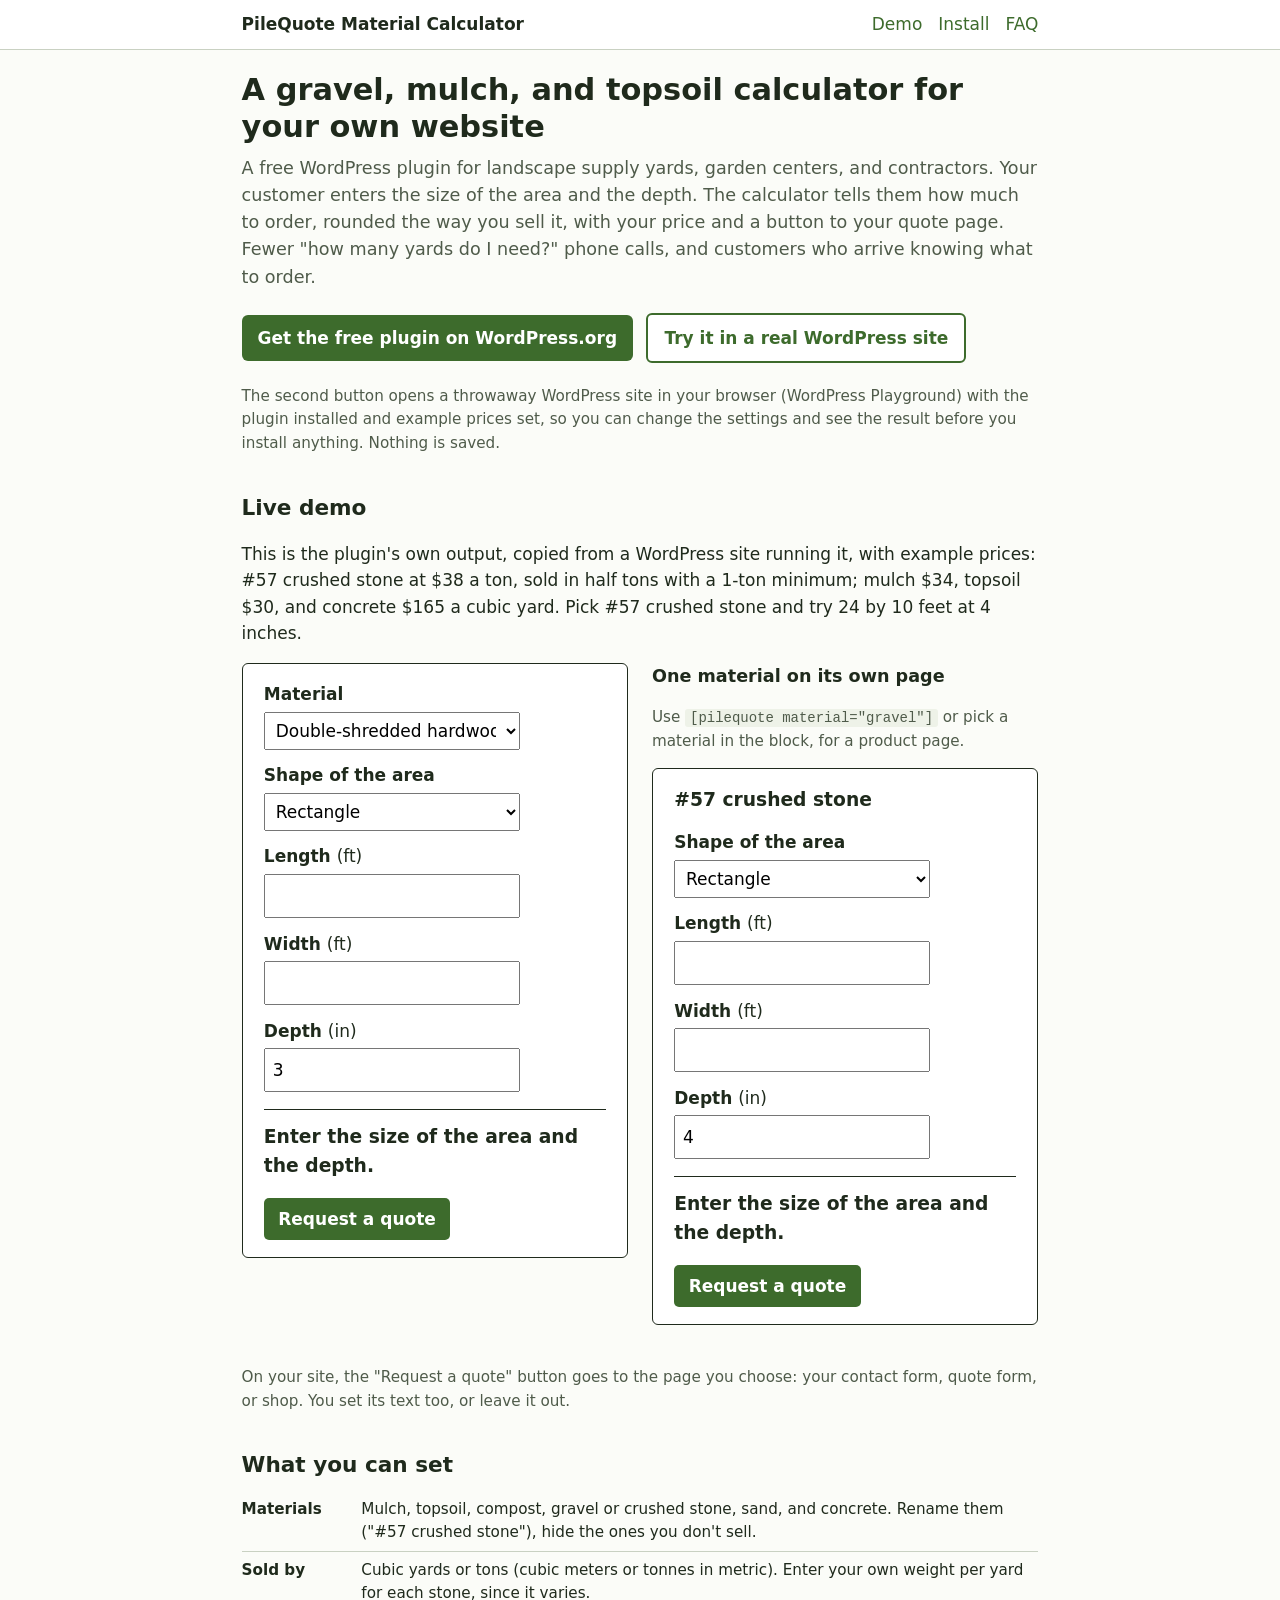
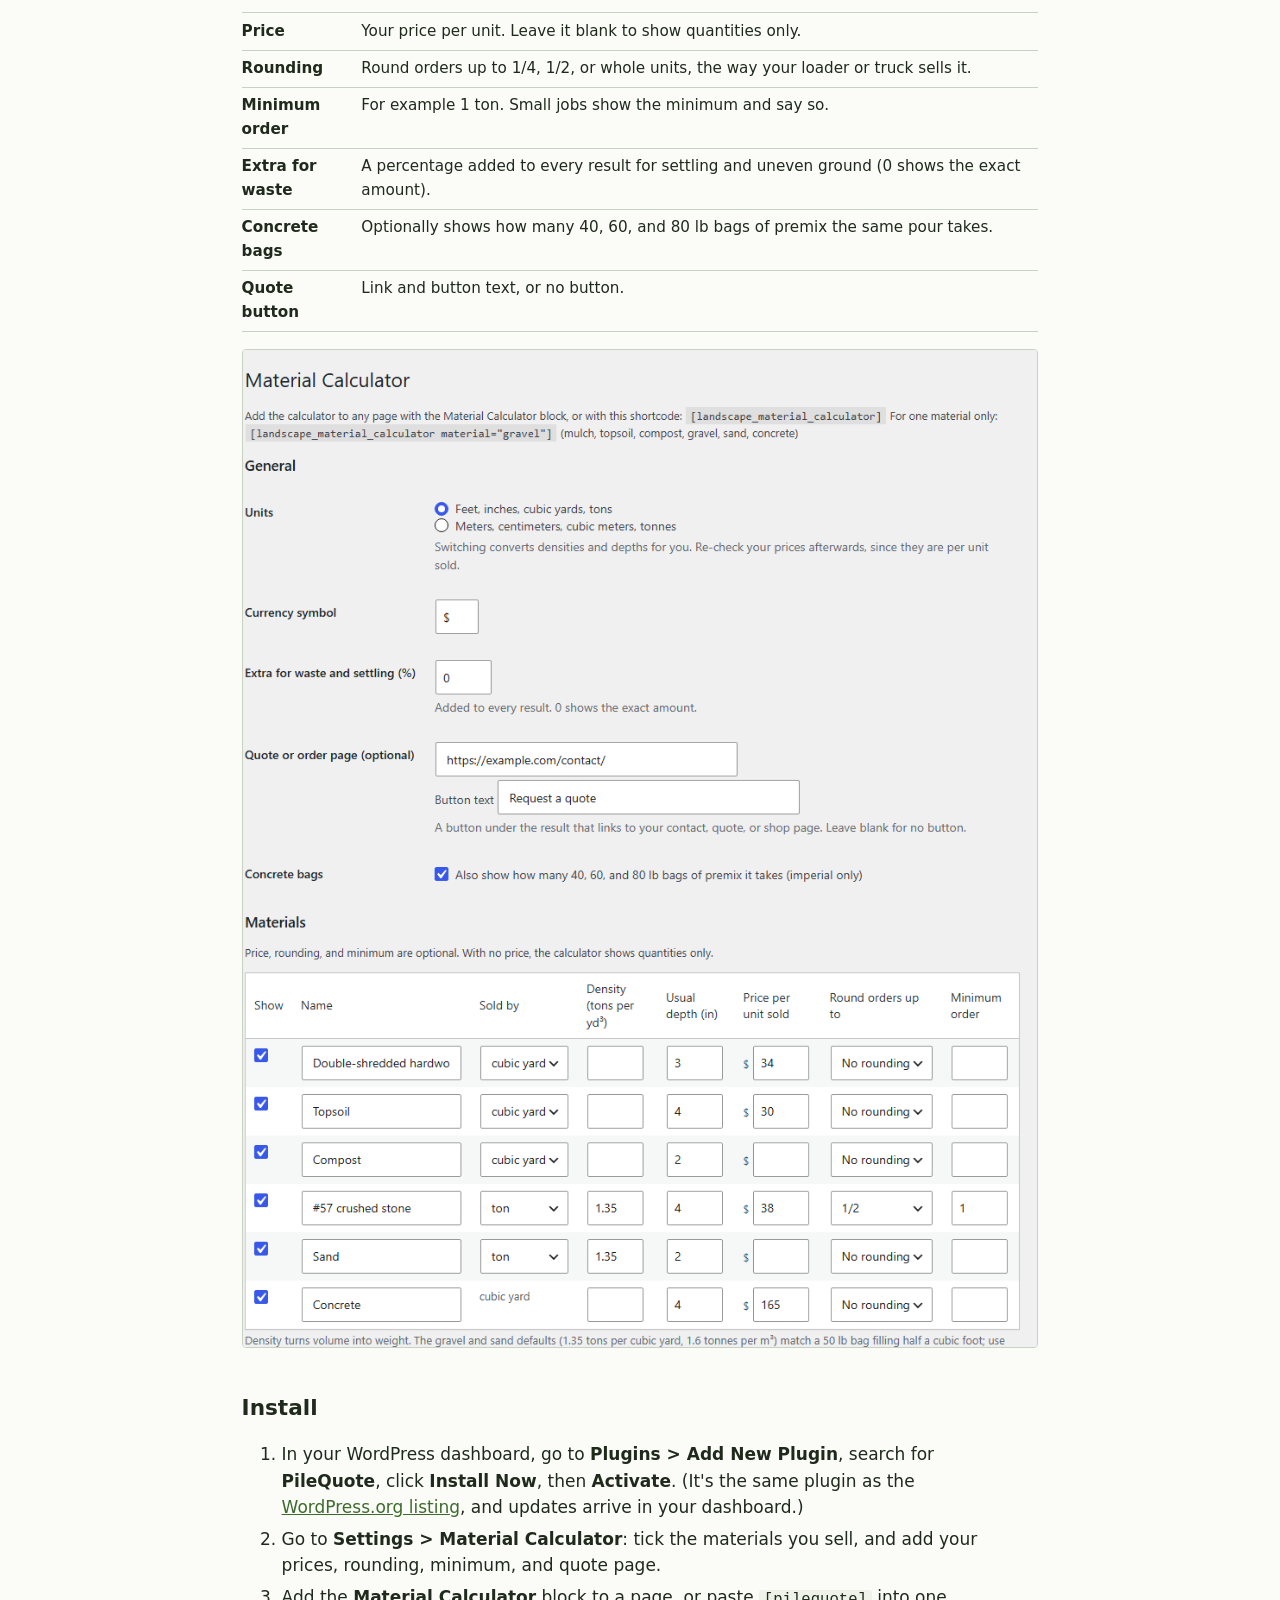
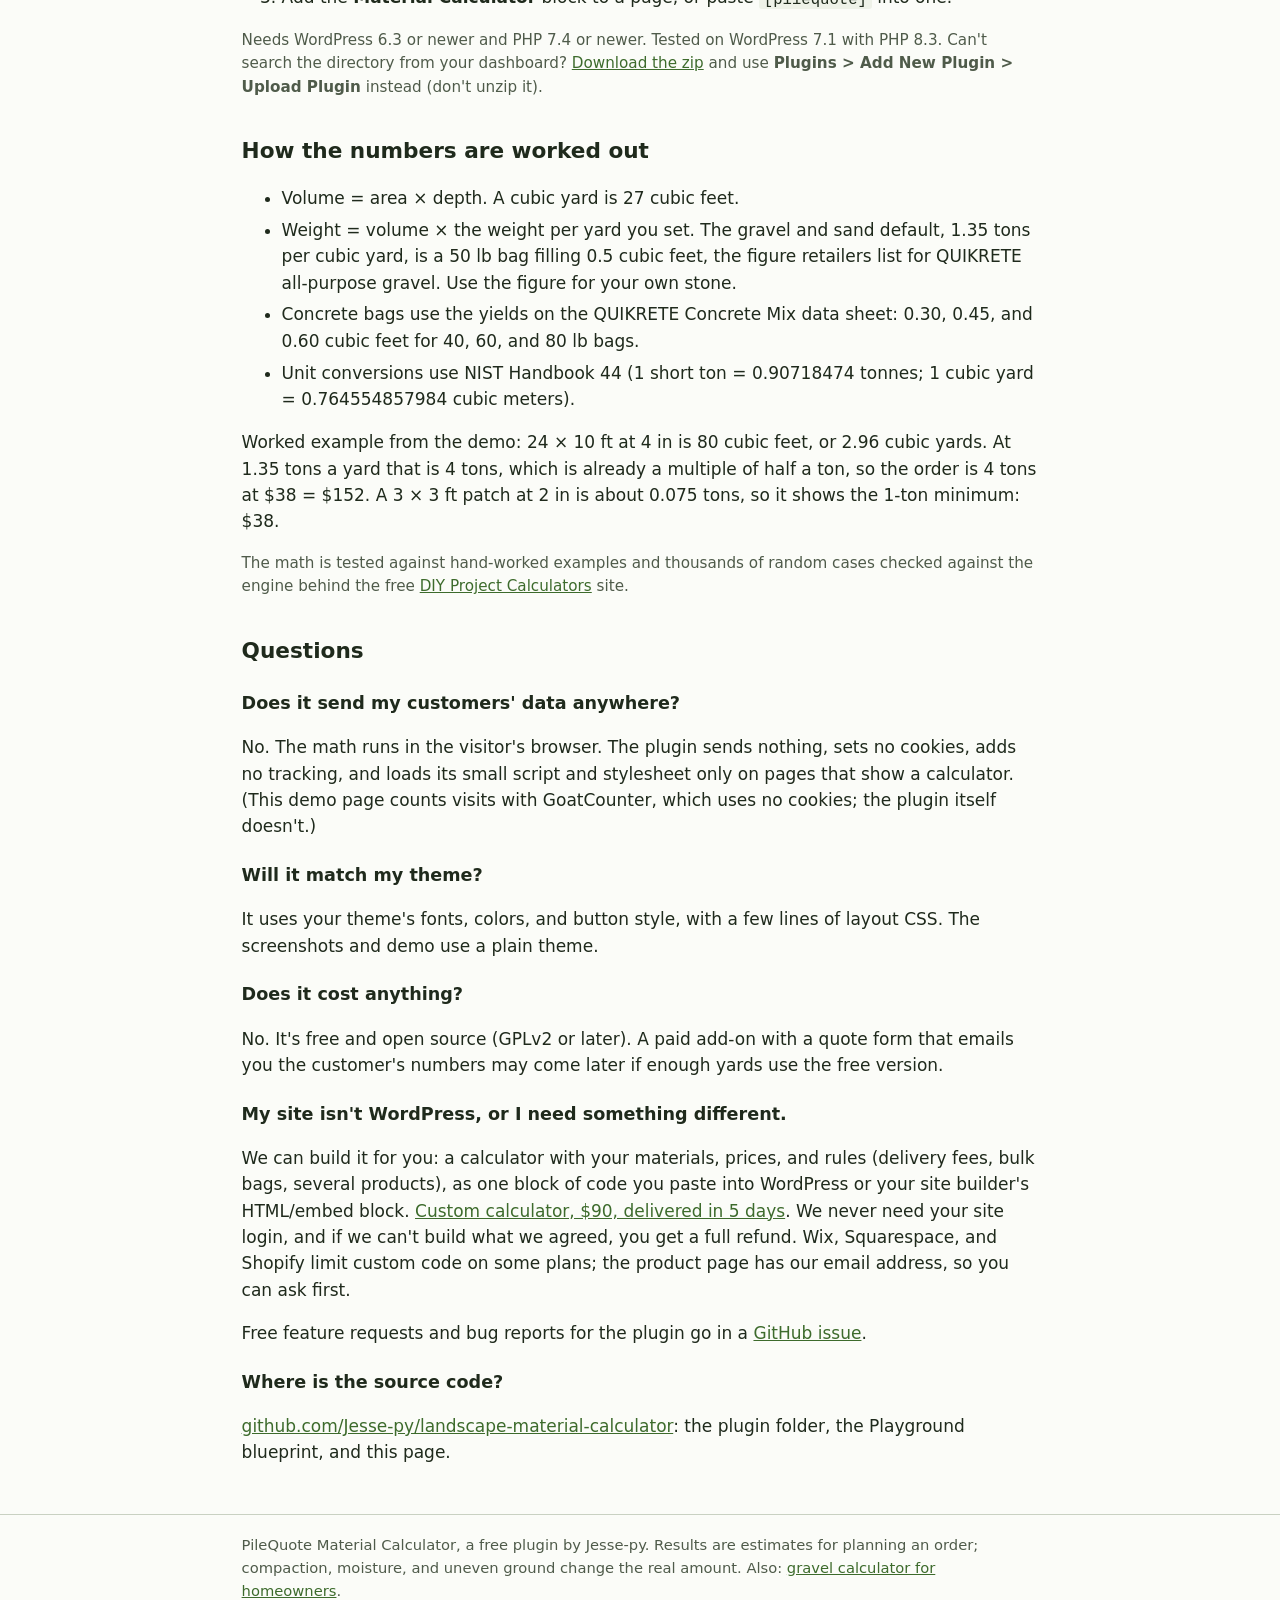
<file: index.html>
<!doctype html>
<html lang="en">
<head>
<meta charset="utf-8">
<meta name="viewport" content="width=device-width, initial-scale=1">
<title>Gravel and Mulch Calculator for Your Website: Free WordPress Plugin</title>
<meta name="description" content="Free WordPress plugin for landscape supply yards: customers enter an area and depth and get yards or tons, rounded your way, with your price. Live demo.">
<link rel="canonical" href="https://simpletoolshop.com/landscape-material-calculator/">
<link rel="stylesheet" href="assets/pilequote.css">
<style>
  :root { --ink: #1f2a1c; --muted: #4f5b4a; --line: #c9d1c2; --accent: #3d6b2c; --bg: #fbfcf8; }
  * { box-sizing: border-box; }
  body { margin: 0; font: 17px/1.55 system-ui, -apple-system, "Segoe UI", Roboto, sans-serif; color: var(--ink); background: var(--bg); }
  .wrap { max-width: 52rem; margin: 0 auto; padding: 0 1.1rem; }
  header { border-bottom: 1px solid var(--line); background: #fff; }
  header .wrap { display: flex; justify-content: space-between; align-items: center; gap: 1rem; padding-top: .7rem; padding-bottom: .7rem; flex-wrap: wrap; }
  header a { color: var(--ink); text-decoration: none; font-weight: 700; }
  header nav a { font-weight: 400; margin-left: 1rem; color: var(--accent); }
  h1 { font-size: 1.9rem; line-height: 1.2; margin: 1.4rem 0 .6rem; }
  h2 { font-size: 1.35rem; margin: 2.2rem 0 .6rem; }
  h3 { font-size: 1.1rem; margin: 1.4rem 0 .4rem; }
  .lede { font-size: 1.1rem; color: var(--muted); margin-top: 0; }
  a { color: var(--accent); }
  .demo { display: grid; grid-template-columns: minmax(0, 1fr) minmax(0, 1fr); gap: 1.5rem; align-items: start; }
  .demo .pilequote { background: #fff; margin-top: 0; }
  .note { font-size: .95rem; color: var(--muted); }
  .btn { display: inline-block; padding: .6rem 1rem; border-radius: 6px; background: var(--accent); color: #fff; text-decoration: none; font-weight: 600; margin: .3rem .5rem .3rem 0; }
  .btn.alt { background: #fff; color: var(--accent); border: 2px solid var(--accent); }
  .pilequote .wp-element-button { display: inline-block; padding: .5rem .9rem; border-radius: 5px; background: var(--accent); color: #fff; text-decoration: none; font-weight: 600; }
  ol li, ul li { margin-bottom: .35rem; }
  code { background: #eef2e8; padding: .05rem .3rem; border-radius: 3px; font-size: .92em; }
  table { border-collapse: collapse; width: 100%; font-size: .95rem; }
  th, td { text-align: left; border-bottom: 1px solid var(--line); padding: .4rem .5rem .4rem 0; vertical-align: top; }
  img { max-width: 100%; height: auto; border: 1px solid var(--line); border-radius: 4px; }
  footer { margin-top: 3rem; padding: 1.2rem 0 2rem; border-top: 1px solid var(--line); font-size: .92rem; color: var(--muted); }
  @media (max-width: 720px) { .demo { grid-template-columns: 1fr; } h1 { font-size: 1.55rem; } }
</style>
</head>
<body>
<header><div class="wrap">
  <a href="./">PileQuote Material Calculator</a>
  <nav><a href="#demo">Demo</a><a href="#install">Install</a><a href="#faq">FAQ</a></nav>
</div></header>
<main><div class="wrap">
  <h1>A gravel, mulch, and topsoil calculator for your own website</h1>
  <p class="lede">A free WordPress plugin for landscape supply yards, garden centers, and contractors. Your customer enters the size of the
    area and the depth. The calculator tells them how much to order, rounded the way you sell it, with your price and a button to your
    quote page. Fewer "how many yards do I need?" phone calls, and customers who arrive knowing what to order.</p>
  <p><a class="btn" href="https://wordpress.org/plugins/pilequote-material-calculator/" data-goatcounter-click="mc-wporg">Get the free plugin on WordPress.org</a>
    <a class="btn alt" href="https://playground.wordpress.net/?blueprint-url=https://simpletoolshop.com/landscape-material-calculator/blueprint.json" data-goatcounter-click="mc-playground" rel="noopener">Try it in a real WordPress site</a></p>
  <p class="note">The second button opens a throwaway WordPress site in your browser (WordPress Playground) with the plugin installed and example
    prices set, so you can change the settings and see the result before you install anything. Nothing is saved.</p>

  <h2 id="demo">Live demo</h2>
  <p>This is the plugin's own output, copied from a WordPress site running it, with example prices: #57 crushed stone at $38 a ton, sold in
    half tons with a 1-ton minimum; mulch $34, topsoil $30, and concrete $165 a cubic yard. Pick #57 crushed stone and try 24 by 10 feet at 4 inches.</p>
  <div class="demo">
    <div>
<!-- pilequote:all -->
<div class="pilequote" data-pilequote="{&quot;metric&quot;:false,&quot;currency&quot;:&quot;$&quot;,&quot;waste&quot;:0,&quot;materials&quot;:{&quot;mulch&quot;:{&quot;label&quot;:&quot;Double-shredded hardwood mulch&quot;,&quot;soldBy&quot;:&quot;volume&quot;,&quot;density&quot;:0,&quot;price&quot;:34,&quot;step&quot;:0,&quot;min&quot;:0,&quot;depth&quot;:3,&quot;bags&quot;:false},&quot;topsoil&quot;:{&quot;label&quot;:&quot;Topsoil&quot;,&quot;soldBy&quot;:&quot;volume&quot;,&quot;density&quot;:0,&quot;price&quot;:30,&quot;step&quot;:0,&quot;min&quot;:0,&quot;depth&quot;:4,&quot;bags&quot;:false},&quot;compost&quot;:{&quot;label&quot;:&quot;Compost&quot;,&quot;soldBy&quot;:&quot;volume&quot;,&quot;density&quot;:0,&quot;price&quot;:0,&quot;step&quot;:0,&quot;min&quot;:0,&quot;depth&quot;:2,&quot;bags&quot;:false},&quot;gravel&quot;:{&quot;label&quot;:&quot;#57 crushed stone&quot;,&quot;soldBy&quot;:&quot;weight&quot;,&quot;density&quot;:1.35,&quot;price&quot;:38,&quot;step&quot;:0.5,&quot;min&quot;:1,&quot;depth&quot;:4,&quot;bags&quot;:false},&quot;sand&quot;:{&quot;label&quot;:&quot;Sand&quot;,&quot;soldBy&quot;:&quot;weight&quot;,&quot;density&quot;:1.35,&quot;price&quot;:0,&quot;step&quot;:0,&quot;min&quot;:0,&quot;depth&quot;:2,&quot;bags&quot;:false},&quot;concrete&quot;:{&quot;label&quot;:&quot;Concrete&quot;,&quot;soldBy&quot;:&quot;volume&quot;,&quot;density&quot;:0,&quot;price&quot;:165,&quot;step&quot;:0,&quot;min&quot;:0,&quot;depth&quot;:4,&quot;bags&quot;:true}},&quot;i18n&quot;:{&quot;yd3&quot;:&quot;%s cubic yards&quot;,&quot;m3&quot;:&quot;%s cubic meters&quot;,&quot;tons&quot;:&quot;%s tons&quot;,&quot;tonnes&quot;:&quot;%s tonnes&quot;,&quot;yd3One&quot;:&quot;%s cubic yard&quot;,&quot;m3One&quot;:&quot;%s cubic meter&quot;,&quot;tonsOne&quot;:&quot;%s ton&quot;,&quot;tonnesOne&quot;:&quot;%s tonne&quot;,&quot;need&quot;:&quot;You need about %s.&quot;,&quot;needBoth&quot;:&quot;You need about %1$s (%2$s).&quot;,&quot;weighs&quot;:&quot;That is about %s of material.&quot;,&quot;waste&quot;:&quot;Includes %s%% extra for waste and settling.&quot;,&quot;order&quot;:&quot;Order %s.&quot;,&quot;stepNote&quot;:&quot;(We sell in steps of %s.)&quot;,&quot;minNote&quot;:&quot;(Minimum order: %s.)&quot;,&quot;cost&quot;:&quot;Estimated cost: %1$s at %2$s per %3$s, before delivery and tax.&quot;,&quot;unitYd3&quot;:&quot;cubic yard&quot;,&quot;unitM3&quot;:&quot;cubic meter&quot;,&quot;unitTon&quot;:&quot;ton&quot;,&quot;unitT&quot;:&quot;tonne&quot;,&quot;bag&quot;:&quot;%1$s bags of %2$s lb premix&quot;,&quot;bagsHead&quot;:&quot;Or in bags:&quot;,&quot;empty&quot;:&quot;Enter the size of the area and the depth.&quot;}}">
<form class="pilequote-form" novalidate>
<p class="pilequote-field"><label for="pilequote-1-material">Material</label>
<select id="pilequote-1-material" name="material">
<option value="mulch">Double-shredded hardwood mulch</option>
<option value="topsoil">Topsoil</option>
<option value="compost">Compost</option>
<option value="gravel">#57 crushed stone</option>
<option value="sand">Sand</option>
<option value="concrete">Concrete</option>
</select></p>
<p class="pilequote-field"><label for="pilequote-1-shape">Shape of the area</label>
<select id="pilequote-1-shape" name="shape">
<option value="rect">Rectangle</option>
<option value="circle">Circle</option>
<option value="triangle">Triangle</option>
<option value="area">I know the area</option>
</select></p>
<p class="pilequote-field" data-field="length"><label for="pilequote-1-length">Length <span class="pilequote-unit">(ft)</span></label> <input type="number" inputmode="decimal" min="0" step="any" id="pilequote-1-length" name="length" value=""></p><p class="pilequote-field" data-field="width"><label for="pilequote-1-width">Width <span class="pilequote-unit">(ft)</span></label> <input type="number" inputmode="decimal" min="0" step="any" id="pilequote-1-width" name="width" value=""></p><p class="pilequote-field" data-field="diameter"><label for="pilequote-1-diameter">Diameter <span class="pilequote-unit">(ft)</span></label> <input type="number" inputmode="decimal" min="0" step="any" id="pilequote-1-diameter" name="diameter" value=""></p><p class="pilequote-field" data-field="base"><label for="pilequote-1-base">Base <span class="pilequote-unit">(ft)</span></label> <input type="number" inputmode="decimal" min="0" step="any" id="pilequote-1-base" name="base" value=""></p><p class="pilequote-field" data-field="height"><label for="pilequote-1-height">Height (base to tip) <span class="pilequote-unit">(ft)</span></label> <input type="number" inputmode="decimal" min="0" step="any" id="pilequote-1-height" name="height" value=""></p><p class="pilequote-field" data-field="area"><label for="pilequote-1-area">Area <span class="pilequote-unit">(sq ft)</span></label> <input type="number" inputmode="decimal" min="0" step="any" id="pilequote-1-area" name="area" value=""></p><p class="pilequote-field" data-field="depth"><label for="pilequote-1-depth">Depth <span class="pilequote-unit">(in)</span></label> <input type="number" inputmode="decimal" min="0" step="any" id="pilequote-1-depth" name="depth" value="3"></p>		</form>
<div class="pilequote-result" aria-live="polite"><p>Enter the size of the area and the depth.</p></div>
<p class="pilequote-quote"><a class="wp-element-button" href="#quote-button">Request a quote</a></p>
<noscript><p>This calculator needs JavaScript.</p></noscript>
</div>
<!-- /pilequote:all -->
    </div>
    <div>
      <h3 style="margin-top:0">One material on its own page</h3>
      <p class="note">Use <code>[pilequote material="gravel"]</code> or pick a material in the block, for a product page.</p>
<!-- pilequote:gravel -->
<div class="pilequote" data-pilequote="{&quot;metric&quot;:false,&quot;currency&quot;:&quot;$&quot;,&quot;waste&quot;:0,&quot;materials&quot;:{&quot;gravel&quot;:{&quot;label&quot;:&quot;#57 crushed stone&quot;,&quot;soldBy&quot;:&quot;weight&quot;,&quot;density&quot;:1.35,&quot;price&quot;:38,&quot;step&quot;:0.5,&quot;min&quot;:1,&quot;depth&quot;:4,&quot;bags&quot;:false}},&quot;i18n&quot;:{&quot;yd3&quot;:&quot;%s cubic yards&quot;,&quot;m3&quot;:&quot;%s cubic meters&quot;,&quot;tons&quot;:&quot;%s tons&quot;,&quot;tonnes&quot;:&quot;%s tonnes&quot;,&quot;yd3One&quot;:&quot;%s cubic yard&quot;,&quot;m3One&quot;:&quot;%s cubic meter&quot;,&quot;tonsOne&quot;:&quot;%s ton&quot;,&quot;tonnesOne&quot;:&quot;%s tonne&quot;,&quot;need&quot;:&quot;You need about %s.&quot;,&quot;needBoth&quot;:&quot;You need about %1$s (%2$s).&quot;,&quot;weighs&quot;:&quot;That is about %s of material.&quot;,&quot;waste&quot;:&quot;Includes %s%% extra for waste and settling.&quot;,&quot;order&quot;:&quot;Order %s.&quot;,&quot;stepNote&quot;:&quot;(We sell in steps of %s.)&quot;,&quot;minNote&quot;:&quot;(Minimum order: %s.)&quot;,&quot;cost&quot;:&quot;Estimated cost: %1$s at %2$s per %3$s, before delivery and tax.&quot;,&quot;unitYd3&quot;:&quot;cubic yard&quot;,&quot;unitM3&quot;:&quot;cubic meter&quot;,&quot;unitTon&quot;:&quot;ton&quot;,&quot;unitT&quot;:&quot;tonne&quot;,&quot;bag&quot;:&quot;%1$s bags of %2$s lb premix&quot;,&quot;bagsHead&quot;:&quot;Or in bags:&quot;,&quot;empty&quot;:&quot;Enter the size of the area and the depth.&quot;}}">
<form class="pilequote-form" novalidate>
<input type="hidden" name="material" value="gravel">
<p class="pilequote-title">#57 crushed stone</p>
<p class="pilequote-field"><label for="pilequote-2-shape">Shape of the area</label>
<select id="pilequote-2-shape" name="shape">
<option value="rect">Rectangle</option>
<option value="circle">Circle</option>
<option value="triangle">Triangle</option>
<option value="area">I know the area</option>
</select></p>
<p class="pilequote-field" data-field="length"><label for="pilequote-2-length">Length <span class="pilequote-unit">(ft)</span></label> <input type="number" inputmode="decimal" min="0" step="any" id="pilequote-2-length" name="length" value=""></p><p class="pilequote-field" data-field="width"><label for="pilequote-2-width">Width <span class="pilequote-unit">(ft)</span></label> <input type="number" inputmode="decimal" min="0" step="any" id="pilequote-2-width" name="width" value=""></p><p class="pilequote-field" data-field="diameter"><label for="pilequote-2-diameter">Diameter <span class="pilequote-unit">(ft)</span></label> <input type="number" inputmode="decimal" min="0" step="any" id="pilequote-2-diameter" name="diameter" value=""></p><p class="pilequote-field" data-field="base"><label for="pilequote-2-base">Base <span class="pilequote-unit">(ft)</span></label> <input type="number" inputmode="decimal" min="0" step="any" id="pilequote-2-base" name="base" value=""></p><p class="pilequote-field" data-field="height"><label for="pilequote-2-height">Height (base to tip) <span class="pilequote-unit">(ft)</span></label> <input type="number" inputmode="decimal" min="0" step="any" id="pilequote-2-height" name="height" value=""></p><p class="pilequote-field" data-field="area"><label for="pilequote-2-area">Area <span class="pilequote-unit">(sq ft)</span></label> <input type="number" inputmode="decimal" min="0" step="any" id="pilequote-2-area" name="area" value=""></p><p class="pilequote-field" data-field="depth"><label for="pilequote-2-depth">Depth <span class="pilequote-unit">(in)</span></label> <input type="number" inputmode="decimal" min="0" step="any" id="pilequote-2-depth" name="depth" value="4"></p>		</form>
<div class="pilequote-result" aria-live="polite"><p>Enter the size of the area and the depth.</p></div>
<p class="pilequote-quote"><a class="wp-element-button" href="#quote-button">Request a quote</a></p>
<noscript><p>This calculator needs JavaScript.</p></noscript>
</div>
<!-- /pilequote:gravel -->
    </div>
  </div>
  <p class="note" id="quote-button">On your site, the "Request a quote" button goes to the page you choose: your contact form, quote form, or shop.
    You set its text too, or leave it out.</p>

  <h2>What you can set</h2>
  <table>
    <tr><th scope="row">Materials</th><td>Mulch, topsoil, compost, gravel or crushed stone, sand, and concrete. Rename them ("#57 crushed stone"), hide the ones you don't sell.</td></tr>
    <tr><th scope="row">Sold by</th><td>Cubic yards or tons (cubic meters or tonnes in metric). Enter your own weight per yard for each stone, since it varies.</td></tr>
    <tr><th scope="row">Price</th><td>Your price per unit. Leave it blank to show quantities only.</td></tr>
    <tr><th scope="row">Rounding</th><td>Round orders up to 1/4, 1/2, or whole units, the way your loader or truck sells it.</td></tr>
    <tr><th scope="row">Minimum order</th><td>For example 1 ton. Small jobs show the minimum and say so.</td></tr>
    <tr><th scope="row">Extra for waste</th><td>A percentage added to every result for settling and uneven ground (0 shows the exact amount).</td></tr>
    <tr><th scope="row">Concrete bags</th><td>Optionally shows how many 40, 60, and 80 lb bags of premix the same pour takes.</td></tr>
    <tr><th scope="row">Quote button</th><td>Link and button text, or no button.</td></tr>
  </table>
  <p><img src="screenshot-3.png" alt="The plugin's settings page in the WordPress dashboard: materials with price, rounding step, and minimum order" width="920" height="1155" loading="lazy"></p>

  <h2 id="install">Install</h2>
  <ol>
    <li>In your WordPress dashboard, go to <strong>Plugins &gt; Add New Plugin</strong>, search for <strong>PileQuote</strong>, click <strong>Install Now</strong>, then <strong>Activate</strong>.
      (It's the same plugin as the <a href="https://wordpress.org/plugins/pilequote-material-calculator/" data-goatcounter-click="mc-wporg">WordPress.org listing</a>, and updates arrive in your dashboard.)</li>
    <li>Go to <strong>Settings &gt; Material Calculator</strong>: tick the materials you sell, and add your prices, rounding, minimum, and quote page.</li>
    <li>Add the <strong>Material Calculator</strong> block to a page, or paste <code>[pilequote]</code> into one.</li>
  </ol>
  <p class="note">Needs WordPress 6.3 or newer and PHP 7.4 or newer. Tested on WordPress 7.1 with PHP 8.3. Can't search the directory from your
    dashboard? <a href="pilequote-material-calculator-0.1.0.zip" data-goatcounter-click="mc-zip" download>Download the zip</a> and use
    <strong>Plugins &gt; Add New Plugin &gt; Upload Plugin</strong> instead (don't unzip it).</p>

  <h2>How the numbers are worked out</h2>
  <ul>
    <li>Volume = area &times; depth. A cubic yard is 27 cubic feet.</li>
    <li>Weight = volume &times; the weight per yard you set. The gravel and sand default, 1.35 tons per cubic yard, is a 50 lb bag filling 0.5 cubic feet, the figure retailers list for QUIKRETE all-purpose gravel. Use the figure for your own stone.</li>
    <li>Concrete bags use the yields on the QUIKRETE Concrete Mix data sheet: 0.30, 0.45, and 0.60 cubic feet for 40, 60, and 80 lb bags.</li>
    <li>Unit conversions use NIST Handbook 44 (1 short ton = 0.90718474 tonnes; 1 cubic yard = 0.764554857984 cubic meters).</li>
  </ul>
  <p>Worked example from the demo: 24 &times; 10 ft at 4 in is 80 cubic feet, or 2.96 cubic yards. At 1.35 tons a yard that is 4 tons, which is already a
    multiple of half a ton, so the order is 4 tons at $38 = $152. A 3 &times; 3 ft patch at 2 in is about 0.075 tons, so it shows the 1-ton minimum: $38.</p>
  <p class="note">The math is tested against hand-worked examples and thousands of random cases checked against the engine behind the free
    <a href="https://simpletoolshop.com/diy-project-calculators/">DIY Project Calculators</a> site.</p>

  <h2 id="faq">Questions</h2>
  <h3>Does it send my customers' data anywhere?</h3>
  <p>No. The math runs in the visitor's browser. The plugin sends nothing, sets no cookies, adds no tracking, and loads its small script and
    stylesheet only on pages that show a calculator. (This demo page counts visits with GoatCounter, which uses no cookies; the plugin itself doesn't.)</p>
  <h3>Will it match my theme?</h3>
  <p>It uses your theme's fonts, colors, and button style, with a few lines of layout CSS. The screenshots and demo use a plain theme.</p>
  <h3>Does it cost anything?</h3>
  <p>No. It's free and open source (GPLv2 or later). A paid add-on with a quote form that emails you the customer's numbers may come later
    if enough yards use the free version.</p>
  <h3>My site isn't WordPress, or I need something different.</h3>
  <p>We can build it for you: a calculator with your materials, prices, and rules (delivery fees, bulk bags, several products), as one
    block of code you paste into WordPress or your site builder's HTML/embed block. <a href="https://jamccormick.gumroad.com/l/custom-website-calculator" data-goatcounter-click="mc-custom">Custom
    calculator, $90, delivered in 5 days</a>. We never need your site login, and if we can't build what we agreed, you get a full refund.
    Wix, Squarespace, and Shopify limit custom code on some plans; the product page has our email address, so you can ask first.</p>
  <p>Free feature requests and bug reports for the plugin go in a <a href="https://github.com/Jesse-py/landscape-material-calculator/issues/new">GitHub issue</a>.</p>
  <h3>Where is the source code?</h3>
  <p><a href="https://github.com/Jesse-py/landscape-material-calculator">github.com/Jesse-py/landscape-material-calculator</a>: the plugin folder,
    the Playground blueprint, and this page.</p>
</div></main>
<footer><div class="wrap">
  PileQuote Material Calculator, a free plugin by Jesse-py. Results are estimates for planning an order; compaction, moisture, and uneven ground change the real amount.
  Also: <a href="https://simpletoolshop.com/diy-project-calculators/gravel-calculator/">gravel calculator for homeowners</a>.
</div></footer>
<script src="assets/pilequote.js"></script>
<script>
// Cookieless page-view counting (GoatCounter: no cookies, no personal data), only on the live site.
if (/(\.github\.io|simpletoolshop\.com)$/.test(location.hostname)) {
  var s = document.createElement('script'); s.async = true; s.src = 'https://gc.zgo.at/count.js';
  s.dataset.goatcounter = 'https://simplemoneysheets.goatcounter.com/count'; document.head.appendChild(s);
}
</script>
</body>
</html>
</file>
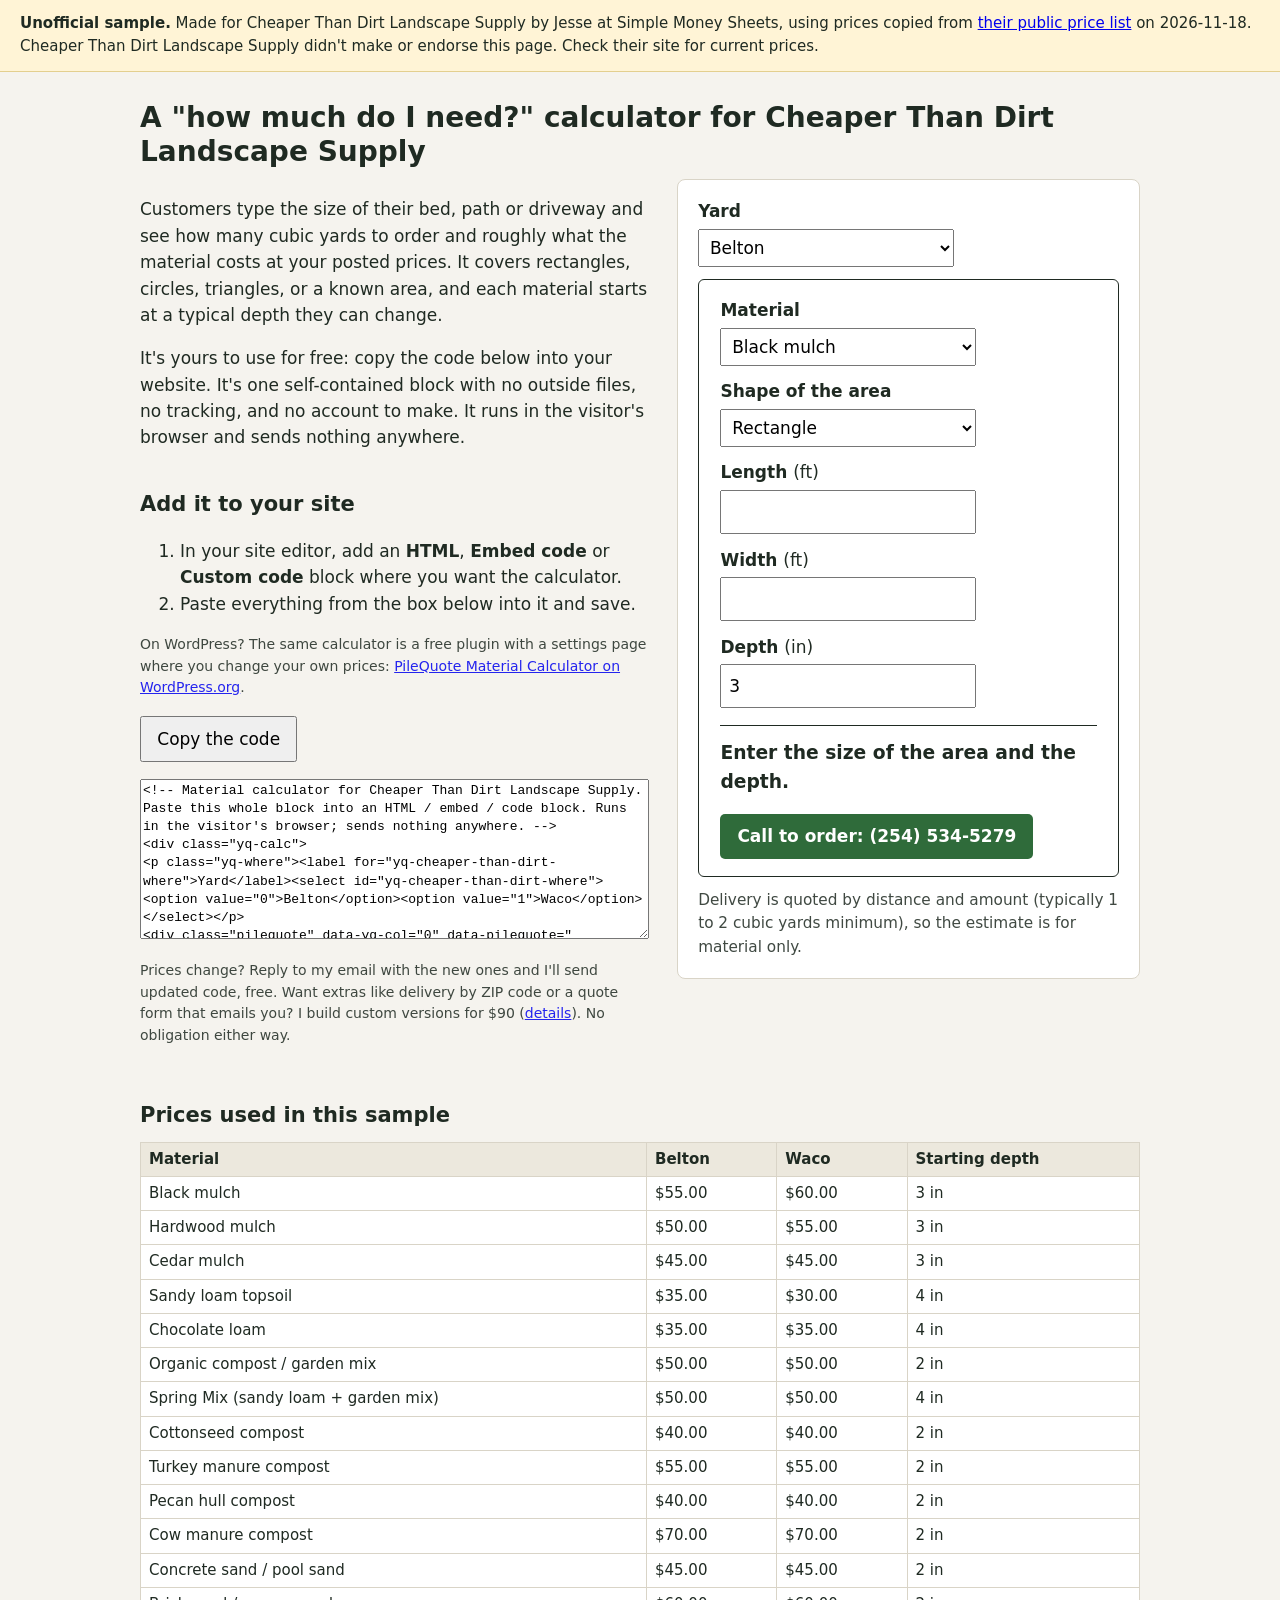
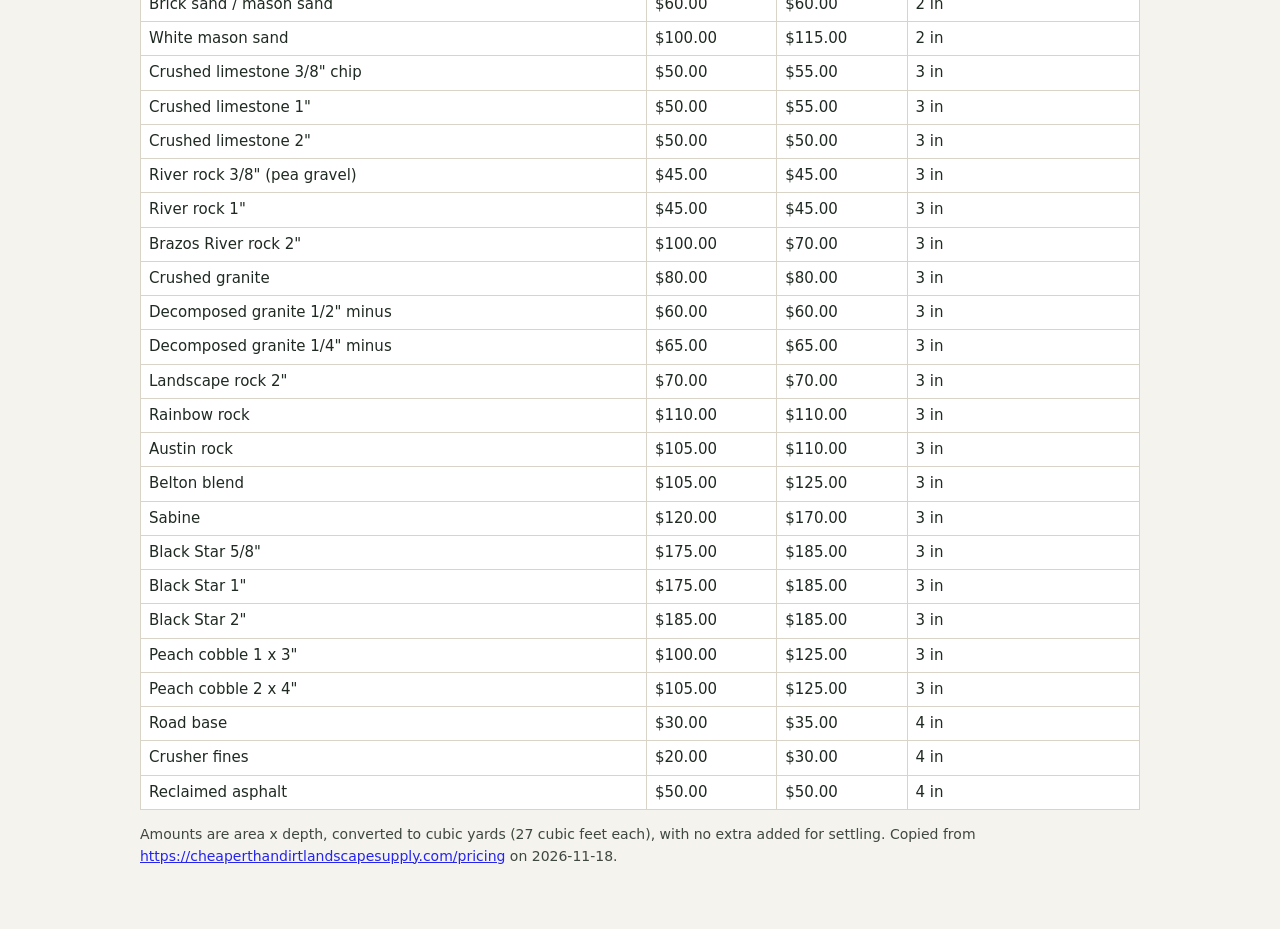
<file: samples/cheaper-than-dirt/index.html>
<!doctype html>
<html lang="en">
<head>
<meta charset="utf-8">
<meta name="viewport" content="width=device-width, initial-scale=1">
<meta name="robots" content="noindex, nofollow">
<title>Material calculator sample for Cheaper Than Dirt Landscape Supply (unofficial)</title>
<style>
body{margin:0;font:17px/1.55 system-ui,"Segoe UI",sans-serif;color:#1f2a22;background:#f5f3ee}
.banner{background:#fff4d6;border-bottom:1px solid #e3cf8f;padding:12px 20px;font-size:15px}
main{max-width:1000px;margin:0 auto;padding:24px 20px 48px}
h1{font-size:28px;line-height:1.2;margin:.2em 0 .4em}
h2{font-size:21px;margin:1.8em 0 .5em}
.grid{display:grid;grid-template-columns:1.1fr 1fr;gap:28px;align-items:start}
@media (max-width:780px){.grid{grid-template-columns:1fr}}
.card{background:#fff;border:1px solid #d9d4c7;border-radius:8px;padding:18px 20px}
textarea{width:100%;box-sizing:border-box;height:160px;font:13px/1.4 ui-monospace,Consolas,monospace}
table{border-collapse:collapse;width:100%;font-size:15px;background:#fff}
th,td{border:1px solid #d9d4c7;padding:5px 8px;text-align:left}
th{background:#ece8dd}
.small{font-size:14px;opacity:.85}
button{font:inherit;padding:.45em .9em;cursor:pointer}
</style>
</head>
<body>
<div class="banner"><strong>Unofficial sample.</strong> Made for Cheaper Than Dirt Landscape Supply by Jesse at Simple Money Sheets, using prices copied from
<a href="https://cheaperthandirtlandscapesupply.com/pricing">their public price list</a> on 2026-11-18. Cheaper Than Dirt Landscape Supply didn't make or endorse this page. Check their site for current prices.</div>
<main>
<h1>A "how much do I need?" calculator for Cheaper Than Dirt Landscape Supply</h1>
<div class="grid">
<section>
<p>Customers type the size of their bed, path or driveway and see how many cubic yards to order and roughly what the material costs at your posted prices. It covers rectangles, circles, triangles, or a known area, and each material starts at a typical depth they can change.</p>
<p>It's yours to use for free: copy the code below into your website. It's one self-contained block with no outside files, no tracking, and no account to make. It runs in the visitor's browser and sends nothing anywhere.</p>
<h2>Add it to your site</h2>
<ol>
<li>In your site editor, add an <strong>HTML</strong>, <strong>Embed code</strong> or <strong>Custom code</strong> block where you want the calculator.</li>
<li>Paste everything from the box below into it and save.</li>
</ol>
<p class="small">On WordPress? The same calculator is a free plugin with a settings page where you change your own prices: <a href="https://wordpress.org/plugins/pilequote-material-calculator/">PileQuote Material Calculator on WordPress.org</a>.</p>
<p><button type="button" id="copy">Copy the code</button> <span id="copied" class="small" aria-live="polite"></span></p>
<textarea id="code" readonly aria-label="Calculator code to paste into your site">&lt;!-- Material calculator for Cheaper Than Dirt Landscape Supply. Paste this whole block into an HTML / embed / code block. Runs in the visitor's browser; sends nothing anywhere. --&gt;
&lt;div class=&quot;yq-calc&quot;&gt;
&lt;p class=&quot;yq-where&quot;&gt;&lt;label for=&quot;yq-cheaper-than-dirt-where&quot;&gt;Yard&lt;/label&gt;&lt;select id=&quot;yq-cheaper-than-dirt-where&quot;&gt;&lt;option value=&quot;0&quot;&gt;Belton&lt;/option&gt;&lt;option value=&quot;1&quot;&gt;Waco&lt;/option&gt;&lt;/select&gt;&lt;/p&gt;
&lt;div class=&quot;pilequote&quot; data-yq-col=&quot;0&quot; data-pilequote=&quot;{&amp;quot;metric&amp;quot;:false,&amp;quot;currency&amp;quot;:&amp;quot;$&amp;quot;,&amp;quot;waste&amp;quot;:0,&amp;quot;materials&amp;quot;:{&amp;quot;m1&amp;quot;:{&amp;quot;label&amp;quot;:&amp;quot;Black mulch&amp;quot;,&amp;quot;soldBy&amp;quot;:&amp;quot;volume&amp;quot;,&amp;quot;density&amp;quot;:0,&amp;quot;price&amp;quot;:55,&amp;quot;step&amp;quot;:0,&amp;quot;min&amp;quot;:0,&amp;quot;depth&amp;quot;:3,&amp;quot;bags&amp;quot;:false},&amp;quot;m2&amp;quot;:{&amp;quot;label&amp;quot;:&amp;quot;Hardwood mulch&amp;quot;,&amp;quot;soldBy&amp;quot;:&amp;quot;volume&amp;quot;,&amp;quot;density&amp;quot;:0,&amp;quot;price&amp;quot;:50,&amp;quot;step&amp;quot;:0,&amp;quot;min&amp;quot;:0,&amp;quot;depth&amp;quot;:3,&amp;quot;bags&amp;quot;:false},&amp;quot;m3&amp;quot;:{&amp;quot;label&amp;quot;:&amp;quot;Cedar mulch&amp;quot;,&amp;quot;soldBy&amp;quot;:&amp;quot;volume&amp;quot;,&amp;quot;density&amp;quot;:0,&amp;quot;price&amp;quot;:45,&amp;quot;step&amp;quot;:0,&amp;quot;min&amp;quot;:0,&amp;quot;depth&amp;quot;:3,&amp;quot;bags&amp;quot;:false},&amp;quot;m4&amp;quot;:{&amp;quot;label&amp;quot;:&amp;quot;Sandy loam topsoil&amp;quot;,&amp;quot;soldBy&amp;quot;:&amp;quot;volume&amp;quot;,&amp;quot;density&amp;quot;:0,&amp;quot;price&amp;quot;:35,&amp;quot;step&amp;quot;:0,&amp;quot;min&amp;quot;:0,&amp;quot;depth&amp;quot;:4,&amp;quot;bags&amp;quot;:false},&amp;quot;m5&amp;quot;:{&amp;quot;label&amp;quot;:&amp;quot;Chocolate loam&amp;quot;,&amp;quot;soldBy&amp;quot;:&amp;quot;volume&amp;quot;,&amp;quot;density&amp;quot;:0,&amp;quot;price&amp;quot;:35,&amp;quot;step&amp;quot;:0,&amp;quot;min&amp;quot;:0,&amp;quot;depth&amp;quot;:4,&amp;quot;bags&amp;quot;:false},&amp;quot;m6&amp;quot;:{&amp;quot;label&amp;quot;:&amp;quot;Organic compost / garden mix&amp;quot;,&amp;quot;soldBy&amp;quot;:&amp;quot;volume&amp;quot;,&amp;quot;density&amp;quot;:0,&amp;quot;price&amp;quot;:50,&amp;quot;step&amp;quot;:0,&amp;quot;min&amp;quot;:0,&amp;quot;depth&amp;quot;:2,&amp;quot;bags&amp;quot;:false},&amp;quot;m7&amp;quot;:{&amp;quot;label&amp;quot;:&amp;quot;Spring Mix (sandy loam + garden mix)&amp;quot;,&amp;quot;soldBy&amp;quot;:&amp;quot;volume&amp;quot;,&amp;quot;density&amp;quot;:0,&amp;quot;price&amp;quot;:50,&amp;quot;step&amp;quot;:0,&amp;quot;min&amp;quot;:0,&amp;quot;depth&amp;quot;:4,&amp;quot;bags&amp;quot;:false},&amp;quot;m8&amp;quot;:{&amp;quot;label&amp;quot;:&amp;quot;Cottonseed compost&amp;quot;,&amp;quot;soldBy&amp;quot;:&amp;quot;volume&amp;quot;,&amp;quot;density&amp;quot;:0,&amp;quot;price&amp;quot;:40,&amp;quot;step&amp;quot;:0,&amp;quot;min&amp;quot;:0,&amp;quot;depth&amp;quot;:2,&amp;quot;bags&amp;quot;:false},&amp;quot;m9&amp;quot;:{&amp;quot;label&amp;quot;:&amp;quot;Turkey manure compost&amp;quot;,&amp;quot;soldBy&amp;quot;:&amp;quot;volume&amp;quot;,&amp;quot;density&amp;quot;:0,&amp;quot;price&amp;quot;:55,&amp;quot;step&amp;quot;:0,&amp;quot;min&amp;quot;:0,&amp;quot;depth&amp;quot;:2,&amp;quot;bags&amp;quot;:false},&amp;quot;m10&amp;quot;:{&amp;quot;label&amp;quot;:&amp;quot;Pecan hull compost&amp;quot;,&amp;quot;soldBy&amp;quot;:&amp;quot;volume&amp;quot;,&amp;quot;density&amp;quot;:0,&amp;quot;price&amp;quot;:40,&amp;quot;step&amp;quot;:0,&amp;quot;min&amp;quot;:0,&amp;quot;depth&amp;quot;:2,&amp;quot;bags&amp;quot;:false},&amp;quot;m11&amp;quot;:{&amp;quot;label&amp;quot;:&amp;quot;Cow manure compost&amp;quot;,&amp;quot;soldBy&amp;quot;:&amp;quot;volume&amp;quot;,&amp;quot;density&amp;quot;:0,&amp;quot;price&amp;quot;:70,&amp;quot;step&amp;quot;:0,&amp;quot;min&amp;quot;:0,&amp;quot;depth&amp;quot;:2,&amp;quot;bags&amp;quot;:false},&amp;quot;m12&amp;quot;:{&amp;quot;label&amp;quot;:&amp;quot;Concrete sand / pool sand&amp;quot;,&amp;quot;soldBy&amp;quot;:&amp;quot;volume&amp;quot;,&amp;quot;density&amp;quot;:0,&amp;quot;price&amp;quot;:45,&amp;quot;step&amp;quot;:0,&amp;quot;min&amp;quot;:0,&amp;quot;depth&amp;quot;:2,&amp;quot;bags&amp;quot;:false},&amp;quot;m13&amp;quot;:{&amp;quot;label&amp;quot;:&amp;quot;Brick sand / mason sand&amp;quot;,&amp;quot;soldBy&amp;quot;:&amp;quot;volume&amp;quot;,&amp;quot;density&amp;quot;:0,&amp;quot;price&amp;quot;:60,&amp;quot;step&amp;quot;:0,&amp;quot;min&amp;quot;:0,&amp;quot;depth&amp;quot;:2,&amp;quot;bags&amp;quot;:false},&amp;quot;m14&amp;quot;:{&amp;quot;label&amp;quot;:&amp;quot;White mason sand&amp;quot;,&amp;quot;soldBy&amp;quot;:&amp;quot;volume&amp;quot;,&amp;quot;density&amp;quot;:0,&amp;quot;price&amp;quot;:100,&amp;quot;step&amp;quot;:0,&amp;quot;min&amp;quot;:0,&amp;quot;depth&amp;quot;:2,&amp;quot;bags&amp;quot;:false},&amp;quot;m15&amp;quot;:{&amp;quot;label&amp;quot;:&amp;quot;Crushed limestone 3/8\&amp;quot; chip&amp;quot;,&amp;quot;soldBy&amp;quot;:&amp;quot;volume&amp;quot;,&amp;quot;density&amp;quot;:0,&amp;quot;price&amp;quot;:50,&amp;quot;step&amp;quot;:0,&amp;quot;min&amp;quot;:0,&amp;quot;depth&amp;quot;:3,&amp;quot;bags&amp;quot;:false},&amp;quot;m16&amp;quot;:{&amp;quot;label&amp;quot;:&amp;quot;Crushed limestone 1\&amp;quot;&amp;quot;,&amp;quot;soldBy&amp;quot;:&amp;quot;volume&amp;quot;,&amp;quot;density&amp;quot;:0,&amp;quot;price&amp;quot;:50,&amp;quot;step&amp;quot;:0,&amp;quot;min&amp;quot;:0,&amp;quot;depth&amp;quot;:3,&amp;quot;bags&amp;quot;:false},&amp;quot;m17&amp;quot;:{&amp;quot;label&amp;quot;:&amp;quot;Crushed limestone 2\&amp;quot;&amp;quot;,&amp;quot;soldBy&amp;quot;:&amp;quot;volume&amp;quot;,&amp;quot;density&amp;quot;:0,&amp;quot;price&amp;quot;:50,&amp;quot;step&amp;quot;:0,&amp;quot;min&amp;quot;:0,&amp;quot;depth&amp;quot;:3,&amp;quot;bags&amp;quot;:false},&amp;quot;m18&amp;quot;:{&amp;quot;label&amp;quot;:&amp;quot;River rock 3/8\&amp;quot; (pea gravel)&amp;quot;,&amp;quot;soldBy&amp;quot;:&amp;quot;volume&amp;quot;,&amp;quot;density&amp;quot;:0,&amp;quot;price&amp;quot;:45,&amp;quot;step&amp;quot;:0,&amp;quot;min&amp;quot;:0,&amp;quot;depth&amp;quot;:3,&amp;quot;bags&amp;quot;:false},&amp;quot;m19&amp;quot;:{&amp;quot;label&amp;quot;:&amp;quot;River rock 1\&amp;quot;&amp;quot;,&amp;quot;soldBy&amp;quot;:&amp;quot;volume&amp;quot;,&amp;quot;density&amp;quot;:0,&amp;quot;price&amp;quot;:45,&amp;quot;step&amp;quot;:0,&amp;quot;min&amp;quot;:0,&amp;quot;depth&amp;quot;:3,&amp;quot;bags&amp;quot;:false},&amp;quot;m20&amp;quot;:{&amp;quot;label&amp;quot;:&amp;quot;Brazos River rock 2\&amp;quot;&amp;quot;,&amp;quot;soldBy&amp;quot;:&amp;quot;volume&amp;quot;,&amp;quot;density&amp;quot;:0,&amp;quot;price&amp;quot;:100,&amp;quot;step&amp;quot;:0,&amp;quot;min&amp;quot;:0,&amp;quot;depth&amp;quot;:3,&amp;quot;bags&amp;quot;:false},&amp;quot;m21&amp;quot;:{&amp;quot;label&amp;quot;:&amp;quot;Crushed granite&amp;quot;,&amp;quot;soldBy&amp;quot;:&amp;quot;volume&amp;quot;,&amp;quot;density&amp;quot;:0,&amp;quot;price&amp;quot;:80,&amp;quot;step&amp;quot;:0,&amp;quot;min&amp;quot;:0,&amp;quot;depth&amp;quot;:3,&amp;quot;bags&amp;quot;:false},&amp;quot;m22&amp;quot;:{&amp;quot;label&amp;quot;:&amp;quot;Decomposed granite 1/2\&amp;quot; minus&amp;quot;,&amp;quot;soldBy&amp;quot;:&amp;quot;volume&amp;quot;,&amp;quot;density&amp;quot;:0,&amp;quot;price&amp;quot;:60,&amp;quot;step&amp;quot;:0,&amp;quot;min&amp;quot;:0,&amp;quot;depth&amp;quot;:3,&amp;quot;bags&amp;quot;:false},&amp;quot;m23&amp;quot;:{&amp;quot;label&amp;quot;:&amp;quot;Decomposed granite 1/4\&amp;quot; minus&amp;quot;,&amp;quot;soldBy&amp;quot;:&amp;quot;volume&amp;quot;,&amp;quot;density&amp;quot;:0,&amp;quot;price&amp;quot;:65,&amp;quot;step&amp;quot;:0,&amp;quot;min&amp;quot;:0,&amp;quot;depth&amp;quot;:3,&amp;quot;bags&amp;quot;:false},&amp;quot;m24&amp;quot;:{&amp;quot;label&amp;quot;:&amp;quot;Landscape rock 2\&amp;quot;&amp;quot;,&amp;quot;soldBy&amp;quot;:&amp;quot;volume&amp;quot;,&amp;quot;density&amp;quot;:0,&amp;quot;price&amp;quot;:70,&amp;quot;step&amp;quot;:0,&amp;quot;min&amp;quot;:0,&amp;quot;depth&amp;quot;:3,&amp;quot;bags&amp;quot;:false},&amp;quot;m25&amp;quot;:{&amp;quot;label&amp;quot;:&amp;quot;Rainbow rock&amp;quot;,&amp;quot;soldBy&amp;quot;:&amp;quot;volume&amp;quot;,&amp;quot;density&amp;quot;:0,&amp;quot;price&amp;quot;:110,&amp;quot;step&amp;quot;:0,&amp;quot;min&amp;quot;:0,&amp;quot;depth&amp;quot;:3,&amp;quot;bags&amp;quot;:false},&amp;quot;m26&amp;quot;:{&amp;quot;label&amp;quot;:&amp;quot;Austin rock&amp;quot;,&amp;quot;soldBy&amp;quot;:&amp;quot;volume&amp;quot;,&amp;quot;density&amp;quot;:0,&amp;quot;price&amp;quot;:105,&amp;quot;step&amp;quot;:0,&amp;quot;min&amp;quot;:0,&amp;quot;depth&amp;quot;:3,&amp;quot;bags&amp;quot;:false},&amp;quot;m27&amp;quot;:{&amp;quot;label&amp;quot;:&amp;quot;Belton blend&amp;quot;,&amp;quot;soldBy&amp;quot;:&amp;quot;volume&amp;quot;,&amp;quot;density&amp;quot;:0,&amp;quot;price&amp;quot;:105,&amp;quot;step&amp;quot;:0,&amp;quot;min&amp;quot;:0,&amp;quot;depth&amp;quot;:3,&amp;quot;bags&amp;quot;:false},&amp;quot;m28&amp;quot;:{&amp;quot;label&amp;quot;:&amp;quot;Sabine&amp;quot;,&amp;quot;soldBy&amp;quot;:&amp;quot;volume&amp;quot;,&amp;quot;density&amp;quot;:0,&amp;quot;price&amp;quot;:120,&amp;quot;step&amp;quot;:0,&amp;quot;min&amp;quot;:0,&amp;quot;depth&amp;quot;:3,&amp;quot;bags&amp;quot;:false},&amp;quot;m29&amp;quot;:{&amp;quot;label&amp;quot;:&amp;quot;Black Star 5/8\&amp;quot;&amp;quot;,&amp;quot;soldBy&amp;quot;:&amp;quot;volume&amp;quot;,&amp;quot;density&amp;quot;:0,&amp;quot;price&amp;quot;:175,&amp;quot;step&amp;quot;:0,&amp;quot;min&amp;quot;:0,&amp;quot;depth&amp;quot;:3,&amp;quot;bags&amp;quot;:false},&amp;quot;m30&amp;quot;:{&amp;quot;label&amp;quot;:&amp;quot;Black Star 1\&amp;quot;&amp;quot;,&amp;quot;soldBy&amp;quot;:&amp;quot;volume&amp;quot;,&amp;quot;density&amp;quot;:0,&amp;quot;price&amp;quot;:175,&amp;quot;step&amp;quot;:0,&amp;quot;min&amp;quot;:0,&amp;quot;depth&amp;quot;:3,&amp;quot;bags&amp;quot;:false},&amp;quot;m31&amp;quot;:{&amp;quot;label&amp;quot;:&amp;quot;Black Star 2\&amp;quot;&amp;quot;,&amp;quot;soldBy&amp;quot;:&amp;quot;volume&amp;quot;,&amp;quot;density&amp;quot;:0,&amp;quot;price&amp;quot;:185,&amp;quot;step&amp;quot;:0,&amp;quot;min&amp;quot;:0,&amp;quot;depth&amp;quot;:3,&amp;quot;bags&amp;quot;:false},&amp;quot;m32&amp;quot;:{&amp;quot;label&amp;quot;:&amp;quot;Peach cobble 1 x 3\&amp;quot;&amp;quot;,&amp;quot;soldBy&amp;quot;:&amp;quot;volume&amp;quot;,&amp;quot;density&amp;quot;:0,&amp;quot;price&amp;quot;:100,&amp;quot;step&amp;quot;:0,&amp;quot;min&amp;quot;:0,&amp;quot;depth&amp;quot;:3,&amp;quot;bags&amp;quot;:false},&amp;quot;m33&amp;quot;:{&amp;quot;label&amp;quot;:&amp;quot;Peach cobble 2 x 4\&amp;quot;&amp;quot;,&amp;quot;soldBy&amp;quot;:&amp;quot;volume&amp;quot;,&amp;quot;density&amp;quot;:0,&amp;quot;price&amp;quot;:105,&amp;quot;step&amp;quot;:0,&amp;quot;min&amp;quot;:0,&amp;quot;depth&amp;quot;:3,&amp;quot;bags&amp;quot;:false},&amp;quot;m34&amp;quot;:{&amp;quot;label&amp;quot;:&amp;quot;Road base&amp;quot;,&amp;quot;soldBy&amp;quot;:&amp;quot;volume&amp;quot;,&amp;quot;density&amp;quot;:0,&amp;quot;price&amp;quot;:30,&amp;quot;step&amp;quot;:0,&amp;quot;min&amp;quot;:0,&amp;quot;depth&amp;quot;:4,&amp;quot;bags&amp;quot;:false},&amp;quot;m35&amp;quot;:{&amp;quot;label&amp;quot;:&amp;quot;Crusher fines&amp;quot;,&amp;quot;soldBy&amp;quot;:&amp;quot;volume&amp;quot;,&amp;quot;density&amp;quot;:0,&amp;quot;price&amp;quot;:20,&amp;quot;step&amp;quot;:0,&amp;quot;min&amp;quot;:0,&amp;quot;depth&amp;quot;:4,&amp;quot;bags&amp;quot;:false},&amp;quot;m36&amp;quot;:{&amp;quot;label&amp;quot;:&amp;quot;Reclaimed asphalt&amp;quot;,&amp;quot;soldBy&amp;quot;:&amp;quot;volume&amp;quot;,&amp;quot;density&amp;quot;:0,&amp;quot;price&amp;quot;:50,&amp;quot;step&amp;quot;:0,&amp;quot;min&amp;quot;:0,&amp;quot;depth&amp;quot;:4,&amp;quot;bags&amp;quot;:false}},&amp;quot;i18n&amp;quot;:{&amp;quot;yd3&amp;quot;:&amp;quot;%s cubic yards&amp;quot;,&amp;quot;m3&amp;quot;:&amp;quot;%s cubic meters&amp;quot;,&amp;quot;tons&amp;quot;:&amp;quot;%s tons&amp;quot;,&amp;quot;tonnes&amp;quot;:&amp;quot;%s tonnes&amp;quot;,&amp;quot;yd3One&amp;quot;:&amp;quot;%s cubic yard&amp;quot;,&amp;quot;m3One&amp;quot;:&amp;quot;%s cubic meter&amp;quot;,&amp;quot;tonsOne&amp;quot;:&amp;quot;%s ton&amp;quot;,&amp;quot;tonnesOne&amp;quot;:&amp;quot;%s tonne&amp;quot;,&amp;quot;need&amp;quot;:&amp;quot;You need about %s.&amp;quot;,&amp;quot;needBoth&amp;quot;:&amp;quot;You need about %1$s (%2$s).&amp;quot;,&amp;quot;weighs&amp;quot;:&amp;quot;That is about %s of material.&amp;quot;,&amp;quot;waste&amp;quot;:&amp;quot;Includes %s%% extra for waste and settling.&amp;quot;,&amp;quot;order&amp;quot;:&amp;quot;Order %s.&amp;quot;,&amp;quot;stepNote&amp;quot;:&amp;quot;(We sell in steps of %s.)&amp;quot;,&amp;quot;minNote&amp;quot;:&amp;quot;(Minimum order: %s.)&amp;quot;,&amp;quot;cost&amp;quot;:&amp;quot;Estimated cost: %1$s at %2$s per %3$s, before delivery and tax.&amp;quot;,&amp;quot;unitYd3&amp;quot;:&amp;quot;cubic yard&amp;quot;,&amp;quot;unitM3&amp;quot;:&amp;quot;cubic meter&amp;quot;,&amp;quot;unitTon&amp;quot;:&amp;quot;ton&amp;quot;,&amp;quot;unitT&amp;quot;:&amp;quot;tonne&amp;quot;,&amp;quot;bag&amp;quot;:&amp;quot;%1$s bags of %2$s lb premix&amp;quot;,&amp;quot;bagsHead&amp;quot;:&amp;quot;Or in bags:&amp;quot;,&amp;quot;empty&amp;quot;:&amp;quot;Enter the size of the area and the depth.&amp;quot;}}&quot;&gt;
&lt;form class=&quot;pilequote-form&quot; novalidate&gt;
&lt;p class=&quot;pilequote-field&quot;&gt;&lt;label for=&quot;yq-cheaper-than-dirt-1-material&quot;&gt;Material&lt;/label&gt;
&lt;select id=&quot;yq-cheaper-than-dirt-1-material&quot; name=&quot;material&quot;&gt;
&lt;optgroup label=&quot;Mulch&quot;&gt;
&lt;option value=&quot;m1&quot;&gt;Black mulch&lt;/option&gt;
&lt;option value=&quot;m2&quot;&gt;Hardwood mulch&lt;/option&gt;
&lt;option value=&quot;m3&quot;&gt;Cedar mulch&lt;/option&gt;
&lt;/optgroup&gt;
&lt;optgroup label=&quot;Soil and compost&quot;&gt;
&lt;option value=&quot;m4&quot;&gt;Sandy loam topsoil&lt;/option&gt;
&lt;option value=&quot;m5&quot;&gt;Chocolate loam&lt;/option&gt;
&lt;option value=&quot;m6&quot;&gt;Organic compost / garden mix&lt;/option&gt;
&lt;option value=&quot;m7&quot;&gt;Spring Mix (sandy loam + garden mix)&lt;/option&gt;
&lt;option value=&quot;m8&quot;&gt;Cottonseed compost&lt;/option&gt;
&lt;option value=&quot;m9&quot;&gt;Turkey manure compost&lt;/option&gt;
&lt;option value=&quot;m10&quot;&gt;Pecan hull compost&lt;/option&gt;
&lt;option value=&quot;m11&quot;&gt;Cow manure compost&lt;/option&gt;
&lt;/optgroup&gt;
&lt;optgroup label=&quot;Sand&quot;&gt;
&lt;option value=&quot;m12&quot;&gt;Concrete sand / pool sand&lt;/option&gt;
&lt;option value=&quot;m13&quot;&gt;Brick sand / mason sand&lt;/option&gt;
&lt;option value=&quot;m14&quot;&gt;White mason sand&lt;/option&gt;
&lt;/optgroup&gt;
&lt;optgroup label=&quot;Rock and gravel&quot;&gt;
&lt;option value=&quot;m15&quot;&gt;Crushed limestone 3/8&amp;quot; chip&lt;/option&gt;
&lt;option value=&quot;m16&quot;&gt;Crushed limestone 1&amp;quot;&lt;/option&gt;
&lt;option value=&quot;m17&quot;&gt;Crushed limestone 2&amp;quot;&lt;/option&gt;
&lt;option value=&quot;m18&quot;&gt;River rock 3/8&amp;quot; (pea gravel)&lt;/option&gt;
&lt;option value=&quot;m19&quot;&gt;River rock 1&amp;quot;&lt;/option&gt;
&lt;option value=&quot;m20&quot;&gt;Brazos River rock 2&amp;quot;&lt;/option&gt;
&lt;option value=&quot;m21&quot;&gt;Crushed granite&lt;/option&gt;
&lt;option value=&quot;m22&quot;&gt;Decomposed granite 1/2&amp;quot; minus&lt;/option&gt;
&lt;option value=&quot;m23&quot;&gt;Decomposed granite 1/4&amp;quot; minus&lt;/option&gt;
&lt;option value=&quot;m24&quot;&gt;Landscape rock 2&amp;quot;&lt;/option&gt;
&lt;option value=&quot;m25&quot;&gt;Rainbow rock&lt;/option&gt;
&lt;option value=&quot;m26&quot;&gt;Austin rock&lt;/option&gt;
&lt;option value=&quot;m27&quot;&gt;Belton blend&lt;/option&gt;
&lt;option value=&quot;m28&quot;&gt;Sabine&lt;/option&gt;
&lt;option value=&quot;m29&quot;&gt;Black Star 5/8&amp;quot;&lt;/option&gt;
&lt;option value=&quot;m30&quot;&gt;Black Star 1&amp;quot;&lt;/option&gt;
&lt;option value=&quot;m31&quot;&gt;Black Star 2&amp;quot;&lt;/option&gt;
&lt;option value=&quot;m32&quot;&gt;Peach cobble 1 x 3&amp;quot;&lt;/option&gt;
&lt;option value=&quot;m33&quot;&gt;Peach cobble 2 x 4&amp;quot;&lt;/option&gt;
&lt;/optgroup&gt;
&lt;optgroup label=&quot;Base&quot;&gt;
&lt;option value=&quot;m34&quot;&gt;Road base&lt;/option&gt;
&lt;option value=&quot;m35&quot;&gt;Crusher fines&lt;/option&gt;
&lt;option value=&quot;m36&quot;&gt;Reclaimed asphalt&lt;/option&gt;
&lt;/optgroup&gt;
&lt;/select&gt;&lt;/p&gt;
&lt;p class=&quot;pilequote-field&quot;&gt;&lt;label for=&quot;yq-cheaper-than-dirt-1-shape&quot;&gt;Shape of the area&lt;/label&gt;
&lt;select id=&quot;yq-cheaper-than-dirt-1-shape&quot; name=&quot;shape&quot;&gt;
&lt;option value=&quot;rect&quot;&gt;Rectangle&lt;/option&gt;
&lt;option value=&quot;circle&quot;&gt;Circle&lt;/option&gt;
&lt;option value=&quot;triangle&quot;&gt;Triangle&lt;/option&gt;
&lt;option value=&quot;area&quot;&gt;I know the area&lt;/option&gt;
&lt;/select&gt;&lt;/p&gt;
&lt;p class=&quot;pilequote-field&quot; data-field=&quot;length&quot;&gt;&lt;label for=&quot;yq-cheaper-than-dirt-1-length&quot;&gt;Length &lt;span class=&quot;pilequote-unit&quot;&gt;(ft)&lt;/span&gt;&lt;/label&gt; &lt;input type=&quot;number&quot; inputmode=&quot;decimal&quot; min=&quot;0&quot; step=&quot;any&quot; id=&quot;yq-cheaper-than-dirt-1-length&quot; name=&quot;length&quot; value=&quot;&quot;&gt;&lt;/p&gt;&lt;p class=&quot;pilequote-field&quot; data-field=&quot;width&quot;&gt;&lt;label for=&quot;yq-cheaper-than-dirt-1-width&quot;&gt;Width &lt;span class=&quot;pilequote-unit&quot;&gt;(ft)&lt;/span&gt;&lt;/label&gt; &lt;input type=&quot;number&quot; inputmode=&quot;decimal&quot; min=&quot;0&quot; step=&quot;any&quot; id=&quot;yq-cheaper-than-dirt-1-width&quot; name=&quot;width&quot; value=&quot;&quot;&gt;&lt;/p&gt;&lt;p class=&quot;pilequote-field&quot; data-field=&quot;diameter&quot;&gt;&lt;label for=&quot;yq-cheaper-than-dirt-1-diameter&quot;&gt;Diameter &lt;span class=&quot;pilequote-unit&quot;&gt;(ft)&lt;/span&gt;&lt;/label&gt; &lt;input type=&quot;number&quot; inputmode=&quot;decimal&quot; min=&quot;0&quot; step=&quot;any&quot; id=&quot;yq-cheaper-than-dirt-1-diameter&quot; name=&quot;diameter&quot; value=&quot;&quot;&gt;&lt;/p&gt;&lt;p class=&quot;pilequote-field&quot; data-field=&quot;base&quot;&gt;&lt;label for=&quot;yq-cheaper-than-dirt-1-base&quot;&gt;Base &lt;span class=&quot;pilequote-unit&quot;&gt;(ft)&lt;/span&gt;&lt;/label&gt; &lt;input type=&quot;number&quot; inputmode=&quot;decimal&quot; min=&quot;0&quot; step=&quot;any&quot; id=&quot;yq-cheaper-than-dirt-1-base&quot; name=&quot;base&quot; value=&quot;&quot;&gt;&lt;/p&gt;&lt;p class=&quot;pilequote-field&quot; data-field=&quot;height&quot;&gt;&lt;label for=&quot;yq-cheaper-than-dirt-1-height&quot;&gt;Height (base to tip) &lt;span class=&quot;pilequote-unit&quot;&gt;(ft)&lt;/span&gt;&lt;/label&gt; &lt;input type=&quot;number&quot; inputmode=&quot;decimal&quot; min=&quot;0&quot; step=&quot;any&quot; id=&quot;yq-cheaper-than-dirt-1-height&quot; name=&quot;height&quot; value=&quot;&quot;&gt;&lt;/p&gt;&lt;p class=&quot;pilequote-field&quot; data-field=&quot;area&quot;&gt;&lt;label for=&quot;yq-cheaper-than-dirt-1-area&quot;&gt;Area &lt;span class=&quot;pilequote-unit&quot;&gt;(sq ft)&lt;/span&gt;&lt;/label&gt; &lt;input type=&quot;number&quot; inputmode=&quot;decimal&quot; min=&quot;0&quot; step=&quot;any&quot; id=&quot;yq-cheaper-than-dirt-1-area&quot; name=&quot;area&quot; value=&quot;&quot;&gt;&lt;/p&gt;&lt;p class=&quot;pilequote-field&quot; data-field=&quot;depth&quot;&gt;&lt;label for=&quot;yq-cheaper-than-dirt-1-depth&quot;&gt;Depth &lt;span class=&quot;pilequote-unit&quot;&gt;(in)&lt;/span&gt;&lt;/label&gt; &lt;input type=&quot;number&quot; inputmode=&quot;decimal&quot; min=&quot;0&quot; step=&quot;any&quot; id=&quot;yq-cheaper-than-dirt-1-depth&quot; name=&quot;depth&quot; value=&quot;3&quot;&gt;&lt;/p&gt;
&lt;/form&gt;
&lt;div class=&quot;pilequote-result&quot; aria-live=&quot;polite&quot;&gt;&lt;p&gt;Enter the size of the area and the depth.&lt;/p&gt;&lt;/div&gt;
&lt;p class=&quot;pilequote-quote&quot;&gt;&lt;a class=&quot;yq-button&quot; href=&quot;tel:+12545345279&quot;&gt;Call to order: (254) 534-5279&lt;/a&gt;&lt;/p&gt;
&lt;noscript&gt;&lt;p&gt;This calculator needs JavaScript.&lt;/p&gt;&lt;/noscript&gt;
&lt;/div&gt;
&lt;div class=&quot;pilequote&quot; data-yq-col=&quot;1&quot; hidden data-pilequote=&quot;{&amp;quot;metric&amp;quot;:false,&amp;quot;currency&amp;quot;:&amp;quot;$&amp;quot;,&amp;quot;waste&amp;quot;:0,&amp;quot;materials&amp;quot;:{&amp;quot;m1&amp;quot;:{&amp;quot;label&amp;quot;:&amp;quot;Black mulch&amp;quot;,&amp;quot;soldBy&amp;quot;:&amp;quot;volume&amp;quot;,&amp;quot;density&amp;quot;:0,&amp;quot;price&amp;quot;:60,&amp;quot;step&amp;quot;:0,&amp;quot;min&amp;quot;:0,&amp;quot;depth&amp;quot;:3,&amp;quot;bags&amp;quot;:false},&amp;quot;m2&amp;quot;:{&amp;quot;label&amp;quot;:&amp;quot;Hardwood mulch&amp;quot;,&amp;quot;soldBy&amp;quot;:&amp;quot;volume&amp;quot;,&amp;quot;density&amp;quot;:0,&amp;quot;price&amp;quot;:55,&amp;quot;step&amp;quot;:0,&amp;quot;min&amp;quot;:0,&amp;quot;depth&amp;quot;:3,&amp;quot;bags&amp;quot;:false},&amp;quot;m3&amp;quot;:{&amp;quot;label&amp;quot;:&amp;quot;Cedar mulch&amp;quot;,&amp;quot;soldBy&amp;quot;:&amp;quot;volume&amp;quot;,&amp;quot;density&amp;quot;:0,&amp;quot;price&amp;quot;:45,&amp;quot;step&amp;quot;:0,&amp;quot;min&amp;quot;:0,&amp;quot;depth&amp;quot;:3,&amp;quot;bags&amp;quot;:false},&amp;quot;m4&amp;quot;:{&amp;quot;label&amp;quot;:&amp;quot;Sandy loam topsoil&amp;quot;,&amp;quot;soldBy&amp;quot;:&amp;quot;volume&amp;quot;,&amp;quot;density&amp;quot;:0,&amp;quot;price&amp;quot;:30,&amp;quot;step&amp;quot;:0,&amp;quot;min&amp;quot;:0,&amp;quot;depth&amp;quot;:4,&amp;quot;bags&amp;quot;:false},&amp;quot;m5&amp;quot;:{&amp;quot;label&amp;quot;:&amp;quot;Chocolate loam&amp;quot;,&amp;quot;soldBy&amp;quot;:&amp;quot;volume&amp;quot;,&amp;quot;density&amp;quot;:0,&amp;quot;price&amp;quot;:35,&amp;quot;step&amp;quot;:0,&amp;quot;min&amp;quot;:0,&amp;quot;depth&amp;quot;:4,&amp;quot;bags&amp;quot;:false},&amp;quot;m6&amp;quot;:{&amp;quot;label&amp;quot;:&amp;quot;Organic compost / garden mix&amp;quot;,&amp;quot;soldBy&amp;quot;:&amp;quot;volume&amp;quot;,&amp;quot;density&amp;quot;:0,&amp;quot;price&amp;quot;:50,&amp;quot;step&amp;quot;:0,&amp;quot;min&amp;quot;:0,&amp;quot;depth&amp;quot;:2,&amp;quot;bags&amp;quot;:false},&amp;quot;m7&amp;quot;:{&amp;quot;label&amp;quot;:&amp;quot;Spring Mix (sandy loam + garden mix)&amp;quot;,&amp;quot;soldBy&amp;quot;:&amp;quot;volume&amp;quot;,&amp;quot;density&amp;quot;:0,&amp;quot;price&amp;quot;:50,&amp;quot;step&amp;quot;:0,&amp;quot;min&amp;quot;:0,&amp;quot;depth&amp;quot;:4,&amp;quot;bags&amp;quot;:false},&amp;quot;m8&amp;quot;:{&amp;quot;label&amp;quot;:&amp;quot;Cottonseed compost&amp;quot;,&amp;quot;soldBy&amp;quot;:&amp;quot;volume&amp;quot;,&amp;quot;density&amp;quot;:0,&amp;quot;price&amp;quot;:40,&amp;quot;step&amp;quot;:0,&amp;quot;min&amp;quot;:0,&amp;quot;depth&amp;quot;:2,&amp;quot;bags&amp;quot;:false},&amp;quot;m9&amp;quot;:{&amp;quot;label&amp;quot;:&amp;quot;Turkey manure compost&amp;quot;,&amp;quot;soldBy&amp;quot;:&amp;quot;volume&amp;quot;,&amp;quot;density&amp;quot;:0,&amp;quot;price&amp;quot;:55,&amp;quot;step&amp;quot;:0,&amp;quot;min&amp;quot;:0,&amp;quot;depth&amp;quot;:2,&amp;quot;bags&amp;quot;:false},&amp;quot;m10&amp;quot;:{&amp;quot;label&amp;quot;:&amp;quot;Pecan hull compost&amp;quot;,&amp;quot;soldBy&amp;quot;:&amp;quot;volume&amp;quot;,&amp;quot;density&amp;quot;:0,&amp;quot;price&amp;quot;:40,&amp;quot;step&amp;quot;:0,&amp;quot;min&amp;quot;:0,&amp;quot;depth&amp;quot;:2,&amp;quot;bags&amp;quot;:false},&amp;quot;m11&amp;quot;:{&amp;quot;label&amp;quot;:&amp;quot;Cow manure compost&amp;quot;,&amp;quot;soldBy&amp;quot;:&amp;quot;volume&amp;quot;,&amp;quot;density&amp;quot;:0,&amp;quot;price&amp;quot;:70,&amp;quot;step&amp;quot;:0,&amp;quot;min&amp;quot;:0,&amp;quot;depth&amp;quot;:2,&amp;quot;bags&amp;quot;:false},&amp;quot;m12&amp;quot;:{&amp;quot;label&amp;quot;:&amp;quot;Concrete sand / pool sand&amp;quot;,&amp;quot;soldBy&amp;quot;:&amp;quot;volume&amp;quot;,&amp;quot;density&amp;quot;:0,&amp;quot;price&amp;quot;:45,&amp;quot;step&amp;quot;:0,&amp;quot;min&amp;quot;:0,&amp;quot;depth&amp;quot;:2,&amp;quot;bags&amp;quot;:false},&amp;quot;m13&amp;quot;:{&amp;quot;label&amp;quot;:&amp;quot;Brick sand / mason sand&amp;quot;,&amp;quot;soldBy&amp;quot;:&amp;quot;volume&amp;quot;,&amp;quot;density&amp;quot;:0,&amp;quot;price&amp;quot;:60,&amp;quot;step&amp;quot;:0,&amp;quot;min&amp;quot;:0,&amp;quot;depth&amp;quot;:2,&amp;quot;bags&amp;quot;:false},&amp;quot;m14&amp;quot;:{&amp;quot;label&amp;quot;:&amp;quot;White mason sand&amp;quot;,&amp;quot;soldBy&amp;quot;:&amp;quot;volume&amp;quot;,&amp;quot;density&amp;quot;:0,&amp;quot;price&amp;quot;:115,&amp;quot;step&amp;quot;:0,&amp;quot;min&amp;quot;:0,&amp;quot;depth&amp;quot;:2,&amp;quot;bags&amp;quot;:false},&amp;quot;m15&amp;quot;:{&amp;quot;label&amp;quot;:&amp;quot;Crushed limestone 3/8\&amp;quot; chip&amp;quot;,&amp;quot;soldBy&amp;quot;:&amp;quot;volume&amp;quot;,&amp;quot;density&amp;quot;:0,&amp;quot;price&amp;quot;:55,&amp;quot;step&amp;quot;:0,&amp;quot;min&amp;quot;:0,&amp;quot;depth&amp;quot;:3,&amp;quot;bags&amp;quot;:false},&amp;quot;m16&amp;quot;:{&amp;quot;label&amp;quot;:&amp;quot;Crushed limestone 1\&amp;quot;&amp;quot;,&amp;quot;soldBy&amp;quot;:&amp;quot;volume&amp;quot;,&amp;quot;density&amp;quot;:0,&amp;quot;price&amp;quot;:55,&amp;quot;step&amp;quot;:0,&amp;quot;min&amp;quot;:0,&amp;quot;depth&amp;quot;:3,&amp;quot;bags&amp;quot;:false},&amp;quot;m17&amp;quot;:{&amp;quot;label&amp;quot;:&amp;quot;Crushed limestone 2\&amp;quot;&amp;quot;,&amp;quot;soldBy&amp;quot;:&amp;quot;volume&amp;quot;,&amp;quot;density&amp;quot;:0,&amp;quot;price&amp;quot;:50,&amp;quot;step&amp;quot;:0,&amp;quot;min&amp;quot;:0,&amp;quot;depth&amp;quot;:3,&amp;quot;bags&amp;quot;:false},&amp;quot;m18&amp;quot;:{&amp;quot;label&amp;quot;:&amp;quot;River rock 3/8\&amp;quot; (pea gravel)&amp;quot;,&amp;quot;soldBy&amp;quot;:&amp;quot;volume&amp;quot;,&amp;quot;density&amp;quot;:0,&amp;quot;price&amp;quot;:45,&amp;quot;step&amp;quot;:0,&amp;quot;min&amp;quot;:0,&amp;quot;depth&amp;quot;:3,&amp;quot;bags&amp;quot;:false},&amp;quot;m19&amp;quot;:{&amp;quot;label&amp;quot;:&amp;quot;River rock 1\&amp;quot;&amp;quot;,&amp;quot;soldBy&amp;quot;:&amp;quot;volume&amp;quot;,&amp;quot;density&amp;quot;:0,&amp;quot;price&amp;quot;:45,&amp;quot;step&amp;quot;:0,&amp;quot;min&amp;quot;:0,&amp;quot;depth&amp;quot;:3,&amp;quot;bags&amp;quot;:false},&amp;quot;m20&amp;quot;:{&amp;quot;label&amp;quot;:&amp;quot;Brazos River rock 2\&amp;quot;&amp;quot;,&amp;quot;soldBy&amp;quot;:&amp;quot;volume&amp;quot;,&amp;quot;density&amp;quot;:0,&amp;quot;price&amp;quot;:70,&amp;quot;step&amp;quot;:0,&amp;quot;min&amp;quot;:0,&amp;quot;depth&amp;quot;:3,&amp;quot;bags&amp;quot;:false},&amp;quot;m21&amp;quot;:{&amp;quot;label&amp;quot;:&amp;quot;Crushed granite&amp;quot;,&amp;quot;soldBy&amp;quot;:&amp;quot;volume&amp;quot;,&amp;quot;density&amp;quot;:0,&amp;quot;price&amp;quot;:80,&amp;quot;step&amp;quot;:0,&amp;quot;min&amp;quot;:0,&amp;quot;depth&amp;quot;:3,&amp;quot;bags&amp;quot;:false},&amp;quot;m22&amp;quot;:{&amp;quot;label&amp;quot;:&amp;quot;Decomposed granite 1/2\&amp;quot; minus&amp;quot;,&amp;quot;soldBy&amp;quot;:&amp;quot;volume&amp;quot;,&amp;quot;density&amp;quot;:0,&amp;quot;price&amp;quot;:60,&amp;quot;step&amp;quot;:0,&amp;quot;min&amp;quot;:0,&amp;quot;depth&amp;quot;:3,&amp;quot;bags&amp;quot;:false},&amp;quot;m23&amp;quot;:{&amp;quot;label&amp;quot;:&amp;quot;Decomposed granite 1/4\&amp;quot; minus&amp;quot;,&amp;quot;soldBy&amp;quot;:&amp;quot;volume&amp;quot;,&amp;quot;density&amp;quot;:0,&amp;quot;price&amp;quot;:65,&amp;quot;step&amp;quot;:0,&amp;quot;min&amp;quot;:0,&amp;quot;depth&amp;quot;:3,&amp;quot;bags&amp;quot;:false},&amp;quot;m24&amp;quot;:{&amp;quot;label&amp;quot;:&amp;quot;Landscape rock 2\&amp;quot;&amp;quot;,&amp;quot;soldBy&amp;quot;:&amp;quot;volume&amp;quot;,&amp;quot;density&amp;quot;:0,&amp;quot;price&amp;quot;:70,&amp;quot;step&amp;quot;:0,&amp;quot;min&amp;quot;:0,&amp;quot;depth&amp;quot;:3,&amp;quot;bags&amp;quot;:false},&amp;quot;m25&amp;quot;:{&amp;quot;label&amp;quot;:&amp;quot;Rainbow rock&amp;quot;,&amp;quot;soldBy&amp;quot;:&amp;quot;volume&amp;quot;,&amp;quot;density&amp;quot;:0,&amp;quot;price&amp;quot;:110,&amp;quot;step&amp;quot;:0,&amp;quot;min&amp;quot;:0,&amp;quot;depth&amp;quot;:3,&amp;quot;bags&amp;quot;:false},&amp;quot;m26&amp;quot;:{&amp;quot;label&amp;quot;:&amp;quot;Austin rock&amp;quot;,&amp;quot;soldBy&amp;quot;:&amp;quot;volume&amp;quot;,&amp;quot;density&amp;quot;:0,&amp;quot;price&amp;quot;:110,&amp;quot;step&amp;quot;:0,&amp;quot;min&amp;quot;:0,&amp;quot;depth&amp;quot;:3,&amp;quot;bags&amp;quot;:false},&amp;quot;m27&amp;quot;:{&amp;quot;label&amp;quot;:&amp;quot;Belton blend&amp;quot;,&amp;quot;soldBy&amp;quot;:&amp;quot;volume&amp;quot;,&amp;quot;density&amp;quot;:0,&amp;quot;price&amp;quot;:125,&amp;quot;step&amp;quot;:0,&amp;quot;min&amp;quot;:0,&amp;quot;depth&amp;quot;:3,&amp;quot;bags&amp;quot;:false},&amp;quot;m28&amp;quot;:{&amp;quot;label&amp;quot;:&amp;quot;Sabine&amp;quot;,&amp;quot;soldBy&amp;quot;:&amp;quot;volume&amp;quot;,&amp;quot;density&amp;quot;:0,&amp;quot;price&amp;quot;:170,&amp;quot;step&amp;quot;:0,&amp;quot;min&amp;quot;:0,&amp;quot;depth&amp;quot;:3,&amp;quot;bags&amp;quot;:false},&amp;quot;m29&amp;quot;:{&amp;quot;label&amp;quot;:&amp;quot;Black Star 5/8\&amp;quot;&amp;quot;,&amp;quot;soldBy&amp;quot;:&amp;quot;volume&amp;quot;,&amp;quot;density&amp;quot;:0,&amp;quot;price&amp;quot;:185,&amp;quot;step&amp;quot;:0,&amp;quot;min&amp;quot;:0,&amp;quot;depth&amp;quot;:3,&amp;quot;bags&amp;quot;:false},&amp;quot;m30&amp;quot;:{&amp;quot;label&amp;quot;:&amp;quot;Black Star 1\&amp;quot;&amp;quot;,&amp;quot;soldBy&amp;quot;:&amp;quot;volume&amp;quot;,&amp;quot;density&amp;quot;:0,&amp;quot;price&amp;quot;:185,&amp;quot;step&amp;quot;:0,&amp;quot;min&amp;quot;:0,&amp;quot;depth&amp;quot;:3,&amp;quot;bags&amp;quot;:false},&amp;quot;m31&amp;quot;:{&amp;quot;label&amp;quot;:&amp;quot;Black Star 2\&amp;quot;&amp;quot;,&amp;quot;soldBy&amp;quot;:&amp;quot;volume&amp;quot;,&amp;quot;density&amp;quot;:0,&amp;quot;price&amp;quot;:185,&amp;quot;step&amp;quot;:0,&amp;quot;min&amp;quot;:0,&amp;quot;depth&amp;quot;:3,&amp;quot;bags&amp;quot;:false},&amp;quot;m32&amp;quot;:{&amp;quot;label&amp;quot;:&amp;quot;Peach cobble 1 x 3\&amp;quot;&amp;quot;,&amp;quot;soldBy&amp;quot;:&amp;quot;volume&amp;quot;,&amp;quot;density&amp;quot;:0,&amp;quot;price&amp;quot;:125,&amp;quot;step&amp;quot;:0,&amp;quot;min&amp;quot;:0,&amp;quot;depth&amp;quot;:3,&amp;quot;bags&amp;quot;:false},&amp;quot;m33&amp;quot;:{&amp;quot;label&amp;quot;:&amp;quot;Peach cobble 2 x 4\&amp;quot;&amp;quot;,&amp;quot;soldBy&amp;quot;:&amp;quot;volume&amp;quot;,&amp;quot;density&amp;quot;:0,&amp;quot;price&amp;quot;:125,&amp;quot;step&amp;quot;:0,&amp;quot;min&amp;quot;:0,&amp;quot;depth&amp;quot;:3,&amp;quot;bags&amp;quot;:false},&amp;quot;m34&amp;quot;:{&amp;quot;label&amp;quot;:&amp;quot;Road base&amp;quot;,&amp;quot;soldBy&amp;quot;:&amp;quot;volume&amp;quot;,&amp;quot;density&amp;quot;:0,&amp;quot;price&amp;quot;:35,&amp;quot;step&amp;quot;:0,&amp;quot;min&amp;quot;:0,&amp;quot;depth&amp;quot;:4,&amp;quot;bags&amp;quot;:false},&amp;quot;m35&amp;quot;:{&amp;quot;label&amp;quot;:&amp;quot;Crusher fines&amp;quot;,&amp;quot;soldBy&amp;quot;:&amp;quot;volume&amp;quot;,&amp;quot;density&amp;quot;:0,&amp;quot;price&amp;quot;:30,&amp;quot;step&amp;quot;:0,&amp;quot;min&amp;quot;:0,&amp;quot;depth&amp;quot;:4,&amp;quot;bags&amp;quot;:false},&amp;quot;m36&amp;quot;:{&amp;quot;label&amp;quot;:&amp;quot;Reclaimed asphalt&amp;quot;,&amp;quot;soldBy&amp;quot;:&amp;quot;volume&amp;quot;,&amp;quot;density&amp;quot;:0,&amp;quot;price&amp;quot;:50,&amp;quot;step&amp;quot;:0,&amp;quot;min&amp;quot;:0,&amp;quot;depth&amp;quot;:4,&amp;quot;bags&amp;quot;:false}},&amp;quot;i18n&amp;quot;:{&amp;quot;yd3&amp;quot;:&amp;quot;%s cubic yards&amp;quot;,&amp;quot;m3&amp;quot;:&amp;quot;%s cubic meters&amp;quot;,&amp;quot;tons&amp;quot;:&amp;quot;%s tons&amp;quot;,&amp;quot;tonnes&amp;quot;:&amp;quot;%s tonnes&amp;quot;,&amp;quot;yd3One&amp;quot;:&amp;quot;%s cubic yard&amp;quot;,&amp;quot;m3One&amp;quot;:&amp;quot;%s cubic meter&amp;quot;,&amp;quot;tonsOne&amp;quot;:&amp;quot;%s ton&amp;quot;,&amp;quot;tonnesOne&amp;quot;:&amp;quot;%s tonne&amp;quot;,&amp;quot;need&amp;quot;:&amp;quot;You need about %s.&amp;quot;,&amp;quot;needBoth&amp;quot;:&amp;quot;You need about %1$s (%2$s).&amp;quot;,&amp;quot;weighs&amp;quot;:&amp;quot;That is about %s of material.&amp;quot;,&amp;quot;waste&amp;quot;:&amp;quot;Includes %s%% extra for waste and settling.&amp;quot;,&amp;quot;order&amp;quot;:&amp;quot;Order %s.&amp;quot;,&amp;quot;stepNote&amp;quot;:&amp;quot;(We sell in steps of %s.)&amp;quot;,&amp;quot;minNote&amp;quot;:&amp;quot;(Minimum order: %s.)&amp;quot;,&amp;quot;cost&amp;quot;:&amp;quot;Estimated cost: %1$s at %2$s per %3$s, before delivery and tax.&amp;quot;,&amp;quot;unitYd3&amp;quot;:&amp;quot;cubic yard&amp;quot;,&amp;quot;unitM3&amp;quot;:&amp;quot;cubic meter&amp;quot;,&amp;quot;unitTon&amp;quot;:&amp;quot;ton&amp;quot;,&amp;quot;unitT&amp;quot;:&amp;quot;tonne&amp;quot;,&amp;quot;bag&amp;quot;:&amp;quot;%1$s bags of %2$s lb premix&amp;quot;,&amp;quot;bagsHead&amp;quot;:&amp;quot;Or in bags:&amp;quot;,&amp;quot;empty&amp;quot;:&amp;quot;Enter the size of the area and the depth.&amp;quot;}}&quot;&gt;
&lt;form class=&quot;pilequote-form&quot; novalidate&gt;
&lt;p class=&quot;pilequote-field&quot;&gt;&lt;label for=&quot;yq-cheaper-than-dirt-2-material&quot;&gt;Material&lt;/label&gt;
&lt;select id=&quot;yq-cheaper-than-dirt-2-material&quot; name=&quot;material&quot;&gt;
&lt;optgroup label=&quot;Mulch&quot;&gt;
&lt;option value=&quot;m1&quot;&gt;Black mulch&lt;/option&gt;
&lt;option value=&quot;m2&quot;&gt;Hardwood mulch&lt;/option&gt;
&lt;option value=&quot;m3&quot;&gt;Cedar mulch&lt;/option&gt;
&lt;/optgroup&gt;
&lt;optgroup label=&quot;Soil and compost&quot;&gt;
&lt;option value=&quot;m4&quot;&gt;Sandy loam topsoil&lt;/option&gt;
&lt;option value=&quot;m5&quot;&gt;Chocolate loam&lt;/option&gt;
&lt;option value=&quot;m6&quot;&gt;Organic compost / garden mix&lt;/option&gt;
&lt;option value=&quot;m7&quot;&gt;Spring Mix (sandy loam + garden mix)&lt;/option&gt;
&lt;option value=&quot;m8&quot;&gt;Cottonseed compost&lt;/option&gt;
&lt;option value=&quot;m9&quot;&gt;Turkey manure compost&lt;/option&gt;
&lt;option value=&quot;m10&quot;&gt;Pecan hull compost&lt;/option&gt;
&lt;option value=&quot;m11&quot;&gt;Cow manure compost&lt;/option&gt;
&lt;/optgroup&gt;
&lt;optgroup label=&quot;Sand&quot;&gt;
&lt;option value=&quot;m12&quot;&gt;Concrete sand / pool sand&lt;/option&gt;
&lt;option value=&quot;m13&quot;&gt;Brick sand / mason sand&lt;/option&gt;
&lt;option value=&quot;m14&quot;&gt;White mason sand&lt;/option&gt;
&lt;/optgroup&gt;
&lt;optgroup label=&quot;Rock and gravel&quot;&gt;
&lt;option value=&quot;m15&quot;&gt;Crushed limestone 3/8&amp;quot; chip&lt;/option&gt;
&lt;option value=&quot;m16&quot;&gt;Crushed limestone 1&amp;quot;&lt;/option&gt;
&lt;option value=&quot;m17&quot;&gt;Crushed limestone 2&amp;quot;&lt;/option&gt;
&lt;option value=&quot;m18&quot;&gt;River rock 3/8&amp;quot; (pea gravel)&lt;/option&gt;
&lt;option value=&quot;m19&quot;&gt;River rock 1&amp;quot;&lt;/option&gt;
&lt;option value=&quot;m20&quot;&gt;Brazos River rock 2&amp;quot;&lt;/option&gt;
&lt;option value=&quot;m21&quot;&gt;Crushed granite&lt;/option&gt;
&lt;option value=&quot;m22&quot;&gt;Decomposed granite 1/2&amp;quot; minus&lt;/option&gt;
&lt;option value=&quot;m23&quot;&gt;Decomposed granite 1/4&amp;quot; minus&lt;/option&gt;
&lt;option value=&quot;m24&quot;&gt;Landscape rock 2&amp;quot;&lt;/option&gt;
&lt;option value=&quot;m25&quot;&gt;Rainbow rock&lt;/option&gt;
&lt;option value=&quot;m26&quot;&gt;Austin rock&lt;/option&gt;
&lt;option value=&quot;m27&quot;&gt;Belton blend&lt;/option&gt;
&lt;option value=&quot;m28&quot;&gt;Sabine&lt;/option&gt;
&lt;option value=&quot;m29&quot;&gt;Black Star 5/8&amp;quot;&lt;/option&gt;
&lt;option value=&quot;m30&quot;&gt;Black Star 1&amp;quot;&lt;/option&gt;
&lt;option value=&quot;m31&quot;&gt;Black Star 2&amp;quot;&lt;/option&gt;
&lt;option value=&quot;m32&quot;&gt;Peach cobble 1 x 3&amp;quot;&lt;/option&gt;
&lt;option value=&quot;m33&quot;&gt;Peach cobble 2 x 4&amp;quot;&lt;/option&gt;
&lt;/optgroup&gt;
&lt;optgroup label=&quot;Base&quot;&gt;
&lt;option value=&quot;m34&quot;&gt;Road base&lt;/option&gt;
&lt;option value=&quot;m35&quot;&gt;Crusher fines&lt;/option&gt;
&lt;option value=&quot;m36&quot;&gt;Reclaimed asphalt&lt;/option&gt;
&lt;/optgroup&gt;
&lt;/select&gt;&lt;/p&gt;
&lt;p class=&quot;pilequote-field&quot;&gt;&lt;label for=&quot;yq-cheaper-than-dirt-2-shape&quot;&gt;Shape of the area&lt;/label&gt;
&lt;select id=&quot;yq-cheaper-than-dirt-2-shape&quot; name=&quot;shape&quot;&gt;
&lt;option value=&quot;rect&quot;&gt;Rectangle&lt;/option&gt;
&lt;option value=&quot;circle&quot;&gt;Circle&lt;/option&gt;
&lt;option value=&quot;triangle&quot;&gt;Triangle&lt;/option&gt;
&lt;option value=&quot;area&quot;&gt;I know the area&lt;/option&gt;
&lt;/select&gt;&lt;/p&gt;
&lt;p class=&quot;pilequote-field&quot; data-field=&quot;length&quot;&gt;&lt;label for=&quot;yq-cheaper-than-dirt-2-length&quot;&gt;Length &lt;span class=&quot;pilequote-unit&quot;&gt;(ft)&lt;/span&gt;&lt;/label&gt; &lt;input type=&quot;number&quot; inputmode=&quot;decimal&quot; min=&quot;0&quot; step=&quot;any&quot; id=&quot;yq-cheaper-than-dirt-2-length&quot; name=&quot;length&quot; value=&quot;&quot;&gt;&lt;/p&gt;&lt;p class=&quot;pilequote-field&quot; data-field=&quot;width&quot;&gt;&lt;label for=&quot;yq-cheaper-than-dirt-2-width&quot;&gt;Width &lt;span class=&quot;pilequote-unit&quot;&gt;(ft)&lt;/span&gt;&lt;/label&gt; &lt;input type=&quot;number&quot; inputmode=&quot;decimal&quot; min=&quot;0&quot; step=&quot;any&quot; id=&quot;yq-cheaper-than-dirt-2-width&quot; name=&quot;width&quot; value=&quot;&quot;&gt;&lt;/p&gt;&lt;p class=&quot;pilequote-field&quot; data-field=&quot;diameter&quot;&gt;&lt;label for=&quot;yq-cheaper-than-dirt-2-diameter&quot;&gt;Diameter &lt;span class=&quot;pilequote-unit&quot;&gt;(ft)&lt;/span&gt;&lt;/label&gt; &lt;input type=&quot;number&quot; inputmode=&quot;decimal&quot; min=&quot;0&quot; step=&quot;any&quot; id=&quot;yq-cheaper-than-dirt-2-diameter&quot; name=&quot;diameter&quot; value=&quot;&quot;&gt;&lt;/p&gt;&lt;p class=&quot;pilequote-field&quot; data-field=&quot;base&quot;&gt;&lt;label for=&quot;yq-cheaper-than-dirt-2-base&quot;&gt;Base &lt;span class=&quot;pilequote-unit&quot;&gt;(ft)&lt;/span&gt;&lt;/label&gt; &lt;input type=&quot;number&quot; inputmode=&quot;decimal&quot; min=&quot;0&quot; step=&quot;any&quot; id=&quot;yq-cheaper-than-dirt-2-base&quot; name=&quot;base&quot; value=&quot;&quot;&gt;&lt;/p&gt;&lt;p class=&quot;pilequote-field&quot; data-field=&quot;height&quot;&gt;&lt;label for=&quot;yq-cheaper-than-dirt-2-height&quot;&gt;Height (base to tip) &lt;span class=&quot;pilequote-unit&quot;&gt;(ft)&lt;/span&gt;&lt;/label&gt; &lt;input type=&quot;number&quot; inputmode=&quot;decimal&quot; min=&quot;0&quot; step=&quot;any&quot; id=&quot;yq-cheaper-than-dirt-2-height&quot; name=&quot;height&quot; value=&quot;&quot;&gt;&lt;/p&gt;&lt;p class=&quot;pilequote-field&quot; data-field=&quot;area&quot;&gt;&lt;label for=&quot;yq-cheaper-than-dirt-2-area&quot;&gt;Area &lt;span class=&quot;pilequote-unit&quot;&gt;(sq ft)&lt;/span&gt;&lt;/label&gt; &lt;input type=&quot;number&quot; inputmode=&quot;decimal&quot; min=&quot;0&quot; step=&quot;any&quot; id=&quot;yq-cheaper-than-dirt-2-area&quot; name=&quot;area&quot; value=&quot;&quot;&gt;&lt;/p&gt;&lt;p class=&quot;pilequote-field&quot; data-field=&quot;depth&quot;&gt;&lt;label for=&quot;yq-cheaper-than-dirt-2-depth&quot;&gt;Depth &lt;span class=&quot;pilequote-unit&quot;&gt;(in)&lt;/span&gt;&lt;/label&gt; &lt;input type=&quot;number&quot; inputmode=&quot;decimal&quot; min=&quot;0&quot; step=&quot;any&quot; id=&quot;yq-cheaper-than-dirt-2-depth&quot; name=&quot;depth&quot; value=&quot;3&quot;&gt;&lt;/p&gt;
&lt;/form&gt;
&lt;div class=&quot;pilequote-result&quot; aria-live=&quot;polite&quot;&gt;&lt;p&gt;Enter the size of the area and the depth.&lt;/p&gt;&lt;/div&gt;
&lt;p class=&quot;pilequote-quote&quot;&gt;&lt;a class=&quot;yq-button&quot; href=&quot;tel:+12545345279&quot;&gt;Call to order: (254) 534-5279&lt;/a&gt;&lt;/p&gt;
&lt;noscript&gt;&lt;p&gt;This calculator needs JavaScript.&lt;/p&gt;&lt;/noscript&gt;
&lt;/div&gt;
&lt;p class=&quot;yq-note&quot;&gt;Delivery is quoted by distance and amount (typically 1 to 2 cubic yards minimum), so the estimate is for material only.&lt;/p&gt;
&lt;style&gt;
/* PileQuote Material Calculator: minimal styles that inherit the theme's fonts and colors. */
.pilequote { max-width: 32rem; margin: 1.5em 0; padding: 1em 1.25em; border: 1px solid currentColor; border-radius: 6px; }
.pilequote-form { margin: 0; }
.pilequote-field { margin: 0 0 0.75em; }
.pilequote-field label { display: block; font-weight: 600; margin-bottom: 0.25em; }
.pilequote-unit { font-weight: 400; }
.pilequote-field input, .pilequote-field select { width: 100%; max-width: 16rem; box-sizing: border-box; font: inherit; padding: 0.4em; }
.pilequote-field[hidden] { display: none; }
.pilequote-title { font-weight: 700; font-size: 1.1em; margin: 0 0 0.75em; }
.pilequote-result { margin-top: 1em; padding-top: 0.75em; border-top: 1px solid currentColor; }
.pilequote-result p { margin: 0 0 0.4em; }
.pilequote-result p:first-child { font-weight: 700; font-size: 1.1em; }
.pilequote-quote { margin: 1em 0 0; }
.yq-calc{font:inherit;color:inherit}
.yq-calc .pilequote{margin:0}
.yq-calc .pilequote[hidden]{display:none}
.yq-where{margin:0 0 .75em}.yq-where label{display:block;font-weight:600;margin-bottom:.25em}
.yq-where select{font:inherit;padding:.4em;width:100%;max-width:16rem}
.yq-button{display:inline-block;padding:.55em 1em;border-radius:5px;background:#2f6b3a;color:#fff!important;text-decoration:none;font-weight:600}
.yq-note{font-size:.9em;margin:.75em 0 0;opacity:.85}
&lt;/style&gt;
&lt;script&gt;
/* PileQuote Material Calculator: math and form wiring. Runs only in the visitor's browser; sends nothing anywhere.
 * Imperial: lengths in feet, depth in inches, volume in cubic yards (27 cu ft), weight in short tons.
 * Metric: lengths in meters, depth in centimeters, volume in cubic meters, weight in tonnes.
 * Concrete bag yields: QUIKRETE Concrete Mix (No. 1101) data sheet (40 lb 0.30, 60 lb 0.45, 80 lb 0.60 cu ft). */
(function (root) {
	'use strict';

	var FT3_PER_YD3 = 27;
	var BAGS = [ { lb: 40, ft3: 0.30 }, { lb: 60, ft3: 0.45 }, { lb: 80, ft3: 0.60 } ];

	function pos(x) {
		x = typeof x === 'string' ? parseFloat(x) : x;
		return isFinite(x) &amp;&amp; x &gt; 0 ? x : 0;
	}

	// Area in square feet (imperial) or square meters (metric).
	function area(shape, d) {
		switch (shape) {
			case 'circle': return Math.PI * Math.pow(pos(d.diameter) / 2, 2);
			case 'triangle': return pos(d.base) * pos(d.height) / 2;
			case 'area': return pos(d.area);
			default: return pos(d.length) * pos(d.width);
		}
	}

	// Rounds up to a multiple of step; a small tolerance keeps exact multiples from rounding up on float error.
	function roundUp(q, step) {
		if (!(step &gt; 0)) return q;
		return Math.ceil(q / step - 1e-9) * step;
	}

	/* One result. m = { soldBy, density, price, step, min, bags }, d = dimensions (strings or numbers).
	 * Returns volume (yd3 or m3, with waste), weight (tons or tonnes, if density is set), qty (in the unit sold),
	 * order (qty rounded up to the step and raised to the minimum), cost (order x price, or 0), and bags (concrete). */
	function calc(opts) {
		var metric = !!opts.metric, m = opts.material, d = opts.dims;
		var a = area(opts.shape, d);
		var depth = pos(d.depth);
		var waste = 1 + pos(opts.waste) / 100;
		var raw = metric ? a * depth / 100 : a * depth / 12 / FT3_PER_YD3;
		var volume = raw * waste;
		var weight = pos(m.density) ? volume * m.density : 0;
		var byWeight = m.soldBy === 'weight' &amp;&amp; weight &gt; 0;
		var qty = byWeight ? weight : volume;
		var order = 0;
		if (qty &gt; 0) {
			order = Math.max(roundUp(qty, pos(m.step)), pos(m.min));
		}
		var ft3 = metric ? 0 : volume * FT3_PER_YD3;
		var bags = m.bags &amp;&amp; ft3 &gt; 0 ? BAGS.map(function (b) {
			return { lb: b.lb, count: Math.ceil(ft3 / b.ft3 - 1e-9) };
		}) : [];
		return {
			area: a, volume: volume, weight: weight, byWeight: byWeight, qty: qty, order: order,
			cost: pos(m.price) &amp;&amp; order ? order * m.price : 0, bags: bags,
		};
	}

	// Plain number for display: up to 2 decimals, trailing zeros dropped (3.10 -&gt; 3.1, 4.00 -&gt; 4).
	function num(x) {
		var r = Math.round(x * 100) / 100;
		return (r.toFixed(2)).replace(/\.?0+$/, '');
	}
	function money(cur, x) {
		return cur + (Math.round(x * 100) / 100).toFixed(2).replace(/\B(?=(\d{3})+(?!\d))/g, ',');
	}
	function fmt(s) {
		var args = Array.prototype.slice.call(arguments, 1), i = 0;
		return s.replace(/%(\d)\$s|%s|%%/g, function (all, n) {
			if (all === '%%') return '%';
			return String(n ? args[n - 1] : args[i++]);
		});
	}

	// &quot;1 cubic yard&quot; / &quot;2.5 cubic yards&quot;: the singular string is used when the amount shows as exactly 1.
	function amount(t, unit, x) {
		var n = num(x);
		return fmt(n === '1' &amp;&amp; t[unit + 'One'] ? t[unit + 'One'] : t[unit], n);
	}

	// Result text lines for one calculation (used by the page and by the tests).
	function describe(cfg, key, r) {
		var t = cfg.i18n, m = cfg.materials[key], metric = cfg.metric;
		if (!(r.volume &gt; 0)) return [ t.empty ];
		var vol = amount(t, metric ? 'm3' : 'yd3', r.volume);
		var wt = r.weight ? amount(t, metric ? 'tonnes' : 'tons', r.weight) : '';
		var lines = [];
		if (r.byWeight) {
			lines.push(fmt(t.needBoth, wt, vol));
		} else {
			lines.push(fmt(t.need, vol));
			if (wt) lines.push(fmt(t.weighs, wt));
		}
		if (pos(cfg.waste)) lines.push(fmt(t.waste, num(cfg.waste)));
		var unit = r.byWeight ? (metric ? 'tonnes' : 'tons') : (metric ? 'm3' : 'yd3');
		if (r.order !== r.qty) {
			var o = fmt(t.order, amount(t, unit, r.order));
			if (pos(m.min) &amp;&amp; r.order === m.min &amp;&amp; roundUp(r.qty, pos(m.step)) &lt; m.min) {
				o += ' ' + fmt(t.minNote, amount(t, unit, m.min));
			} else if (pos(m.step)) {
				o += ' ' + fmt(t.stepNote, num(m.step));
			}
			lines.push(o);
		}
		if (r.cost) {
			var unitName = r.byWeight ? (metric ? t.unitT : t.unitTon) : (metric ? t.unitM3 : t.unitYd3);
			lines.push(fmt(t.cost, money(cfg.currency, r.cost), money(cfg.currency, m.price), unitName));
		}
		if (r.bags.length) {
			lines.push(t.bagsHead + ' ' + r.bags.map(function (b) { return fmt(t.bag, b.count, b.lb); }).join(', ') + '.');
		}
		return lines;
	}

	var FIELDS = { rect: [ 'length', 'width' ], circle: [ 'diameter' ], triangle: [ 'base', 'height' ], area: [ 'area' ] };

	function setup(el) {
		var cfg;
		try { cfg = JSON.parse(el.getAttribute('data-pilequote')); } catch (e) { return; }
		var form = el.querySelector('form'), out = el.querySelector('.pilequote-result');
		// Look inputs up by name: form.elements.length is the element count, not the &quot;length&quot; field.
		var input = function (name) { return form.querySelector('[name=&quot;' + name + '&quot;]'); };
		var lastKey = input('material').value;

		function update(ev) {
			var key = input('material').value, shape = input('shape').value;
			var depthInput = input('depth');
			// A new material brings its usual depth, unless the visitor typed their own.
			if (ev &amp;&amp; ev.target === input('material') &amp;&amp; key !== lastKey) {
				if (!depthInput.value || pos(depthInput.value) === cfg.materials[lastKey].depth) {
					depthInput.value = cfg.materials[key].depth ? String(cfg.materials[key].depth) : '';
				}
				lastKey = key;
			}
			Object.keys(FIELDS).forEach(function (s) {
				FIELDS[s].forEach(function (f) {
					var p = el.querySelector('[data-field=&quot;' + f + '&quot;]');
					if (p) p.hidden = FIELDS[shape].indexOf(f) &lt; 0;
				});
			});
			var dims = { depth: depthInput.value };
			FIELDS[shape].forEach(function (f) { dims[f] = input(f).value; });
			var r = calc({ metric: cfg.metric, material: cfg.materials[key], shape: shape, dims: dims, waste: cfg.waste });
			out.textContent = '';
			describe(cfg, key, r).forEach(function (line) {
				var p = document.createElement('p');
				p.textContent = line;
				out.appendChild(p);
			});
		}
		form.addEventListener('input', update);
		form.addEventListener('change', update);
		form.addEventListener('submit', function (e) { e.preventDefault(); update(); });
		update();
	}

	var api = { area: area, calc: calc, describe: describe, num: num, money: money, fmt: fmt, roundUp: roundUp, BAGS: BAGS, setup: setup };
	if (typeof module !== 'undefined' &amp;&amp; module.exports) {
		module.exports = api;
	} else {
		root.PileQuote = api;
		var start = function () {
			var els = document.querySelectorAll('[data-pilequote]');
			for (var i = 0; i &lt; els.length; i++) setup(els[i]);
		};
		if (document.readyState === 'loading') document.addEventListener('DOMContentLoaded', start); else start();
	}
})(this);
&lt;/script&gt;
&lt;script&gt;(function(){var w=document.currentScript&amp;&amp;document.currentScript.parentNode;if(!w)return;var s=w.querySelector('.yq-where select');if(!s)return;s.addEventListener('change',function(){var b=w.querySelectorAll('[data-yq-col]');for(var i=0;i&lt;b.length;i++)b[i].hidden=b[i].getAttribute('data-yq-col')!==s.value;});})();&lt;/script&gt;
&lt;/div&gt;
</textarea>
<p class="small">Prices change? Reply to my email with the new ones and I'll send updated code, free. Want extras like delivery by ZIP code or a quote form that emails you?
I build custom versions for $90 (<a href="https://jamccormick.gumroad.com/l/custom-website-calculator">details</a>). No obligation either way.</p>
</section>
<section class="card">
<!-- Material calculator for Cheaper Than Dirt Landscape Supply. Paste this whole block into an HTML / embed / code block. Runs in the visitor's browser; sends nothing anywhere. -->
<div class="yq-calc">
<p class="yq-where"><label for="yq-cheaper-than-dirt-where">Yard</label><select id="yq-cheaper-than-dirt-where"><option value="0">Belton</option><option value="1">Waco</option></select></p>
<div class="pilequote" data-yq-col="0" data-pilequote="{&quot;metric&quot;:false,&quot;currency&quot;:&quot;$&quot;,&quot;waste&quot;:0,&quot;materials&quot;:{&quot;m1&quot;:{&quot;label&quot;:&quot;Black mulch&quot;,&quot;soldBy&quot;:&quot;volume&quot;,&quot;density&quot;:0,&quot;price&quot;:55,&quot;step&quot;:0,&quot;min&quot;:0,&quot;depth&quot;:3,&quot;bags&quot;:false},&quot;m2&quot;:{&quot;label&quot;:&quot;Hardwood mulch&quot;,&quot;soldBy&quot;:&quot;volume&quot;,&quot;density&quot;:0,&quot;price&quot;:50,&quot;step&quot;:0,&quot;min&quot;:0,&quot;depth&quot;:3,&quot;bags&quot;:false},&quot;m3&quot;:{&quot;label&quot;:&quot;Cedar mulch&quot;,&quot;soldBy&quot;:&quot;volume&quot;,&quot;density&quot;:0,&quot;price&quot;:45,&quot;step&quot;:0,&quot;min&quot;:0,&quot;depth&quot;:3,&quot;bags&quot;:false},&quot;m4&quot;:{&quot;label&quot;:&quot;Sandy loam topsoil&quot;,&quot;soldBy&quot;:&quot;volume&quot;,&quot;density&quot;:0,&quot;price&quot;:35,&quot;step&quot;:0,&quot;min&quot;:0,&quot;depth&quot;:4,&quot;bags&quot;:false},&quot;m5&quot;:{&quot;label&quot;:&quot;Chocolate loam&quot;,&quot;soldBy&quot;:&quot;volume&quot;,&quot;density&quot;:0,&quot;price&quot;:35,&quot;step&quot;:0,&quot;min&quot;:0,&quot;depth&quot;:4,&quot;bags&quot;:false},&quot;m6&quot;:{&quot;label&quot;:&quot;Organic compost / garden mix&quot;,&quot;soldBy&quot;:&quot;volume&quot;,&quot;density&quot;:0,&quot;price&quot;:50,&quot;step&quot;:0,&quot;min&quot;:0,&quot;depth&quot;:2,&quot;bags&quot;:false},&quot;m7&quot;:{&quot;label&quot;:&quot;Spring Mix (sandy loam + garden mix)&quot;,&quot;soldBy&quot;:&quot;volume&quot;,&quot;density&quot;:0,&quot;price&quot;:50,&quot;step&quot;:0,&quot;min&quot;:0,&quot;depth&quot;:4,&quot;bags&quot;:false},&quot;m8&quot;:{&quot;label&quot;:&quot;Cottonseed compost&quot;,&quot;soldBy&quot;:&quot;volume&quot;,&quot;density&quot;:0,&quot;price&quot;:40,&quot;step&quot;:0,&quot;min&quot;:0,&quot;depth&quot;:2,&quot;bags&quot;:false},&quot;m9&quot;:{&quot;label&quot;:&quot;Turkey manure compost&quot;,&quot;soldBy&quot;:&quot;volume&quot;,&quot;density&quot;:0,&quot;price&quot;:55,&quot;step&quot;:0,&quot;min&quot;:0,&quot;depth&quot;:2,&quot;bags&quot;:false},&quot;m10&quot;:{&quot;label&quot;:&quot;Pecan hull compost&quot;,&quot;soldBy&quot;:&quot;volume&quot;,&quot;density&quot;:0,&quot;price&quot;:40,&quot;step&quot;:0,&quot;min&quot;:0,&quot;depth&quot;:2,&quot;bags&quot;:false},&quot;m11&quot;:{&quot;label&quot;:&quot;Cow manure compost&quot;,&quot;soldBy&quot;:&quot;volume&quot;,&quot;density&quot;:0,&quot;price&quot;:70,&quot;step&quot;:0,&quot;min&quot;:0,&quot;depth&quot;:2,&quot;bags&quot;:false},&quot;m12&quot;:{&quot;label&quot;:&quot;Concrete sand / pool sand&quot;,&quot;soldBy&quot;:&quot;volume&quot;,&quot;density&quot;:0,&quot;price&quot;:45,&quot;step&quot;:0,&quot;min&quot;:0,&quot;depth&quot;:2,&quot;bags&quot;:false},&quot;m13&quot;:{&quot;label&quot;:&quot;Brick sand / mason sand&quot;,&quot;soldBy&quot;:&quot;volume&quot;,&quot;density&quot;:0,&quot;price&quot;:60,&quot;step&quot;:0,&quot;min&quot;:0,&quot;depth&quot;:2,&quot;bags&quot;:false},&quot;m14&quot;:{&quot;label&quot;:&quot;White mason sand&quot;,&quot;soldBy&quot;:&quot;volume&quot;,&quot;density&quot;:0,&quot;price&quot;:100,&quot;step&quot;:0,&quot;min&quot;:0,&quot;depth&quot;:2,&quot;bags&quot;:false},&quot;m15&quot;:{&quot;label&quot;:&quot;Crushed limestone 3/8\&quot; chip&quot;,&quot;soldBy&quot;:&quot;volume&quot;,&quot;density&quot;:0,&quot;price&quot;:50,&quot;step&quot;:0,&quot;min&quot;:0,&quot;depth&quot;:3,&quot;bags&quot;:false},&quot;m16&quot;:{&quot;label&quot;:&quot;Crushed limestone 1\&quot;&quot;,&quot;soldBy&quot;:&quot;volume&quot;,&quot;density&quot;:0,&quot;price&quot;:50,&quot;step&quot;:0,&quot;min&quot;:0,&quot;depth&quot;:3,&quot;bags&quot;:false},&quot;m17&quot;:{&quot;label&quot;:&quot;Crushed limestone 2\&quot;&quot;,&quot;soldBy&quot;:&quot;volume&quot;,&quot;density&quot;:0,&quot;price&quot;:50,&quot;step&quot;:0,&quot;min&quot;:0,&quot;depth&quot;:3,&quot;bags&quot;:false},&quot;m18&quot;:{&quot;label&quot;:&quot;River rock 3/8\&quot; (pea gravel)&quot;,&quot;soldBy&quot;:&quot;volume&quot;,&quot;density&quot;:0,&quot;price&quot;:45,&quot;step&quot;:0,&quot;min&quot;:0,&quot;depth&quot;:3,&quot;bags&quot;:false},&quot;m19&quot;:{&quot;label&quot;:&quot;River rock 1\&quot;&quot;,&quot;soldBy&quot;:&quot;volume&quot;,&quot;density&quot;:0,&quot;price&quot;:45,&quot;step&quot;:0,&quot;min&quot;:0,&quot;depth&quot;:3,&quot;bags&quot;:false},&quot;m20&quot;:{&quot;label&quot;:&quot;Brazos River rock 2\&quot;&quot;,&quot;soldBy&quot;:&quot;volume&quot;,&quot;density&quot;:0,&quot;price&quot;:100,&quot;step&quot;:0,&quot;min&quot;:0,&quot;depth&quot;:3,&quot;bags&quot;:false},&quot;m21&quot;:{&quot;label&quot;:&quot;Crushed granite&quot;,&quot;soldBy&quot;:&quot;volume&quot;,&quot;density&quot;:0,&quot;price&quot;:80,&quot;step&quot;:0,&quot;min&quot;:0,&quot;depth&quot;:3,&quot;bags&quot;:false},&quot;m22&quot;:{&quot;label&quot;:&quot;Decomposed granite 1/2\&quot; minus&quot;,&quot;soldBy&quot;:&quot;volume&quot;,&quot;density&quot;:0,&quot;price&quot;:60,&quot;step&quot;:0,&quot;min&quot;:0,&quot;depth&quot;:3,&quot;bags&quot;:false},&quot;m23&quot;:{&quot;label&quot;:&quot;Decomposed granite 1/4\&quot; minus&quot;,&quot;soldBy&quot;:&quot;volume&quot;,&quot;density&quot;:0,&quot;price&quot;:65,&quot;step&quot;:0,&quot;min&quot;:0,&quot;depth&quot;:3,&quot;bags&quot;:false},&quot;m24&quot;:{&quot;label&quot;:&quot;Landscape rock 2\&quot;&quot;,&quot;soldBy&quot;:&quot;volume&quot;,&quot;density&quot;:0,&quot;price&quot;:70,&quot;step&quot;:0,&quot;min&quot;:0,&quot;depth&quot;:3,&quot;bags&quot;:false},&quot;m25&quot;:{&quot;label&quot;:&quot;Rainbow rock&quot;,&quot;soldBy&quot;:&quot;volume&quot;,&quot;density&quot;:0,&quot;price&quot;:110,&quot;step&quot;:0,&quot;min&quot;:0,&quot;depth&quot;:3,&quot;bags&quot;:false},&quot;m26&quot;:{&quot;label&quot;:&quot;Austin rock&quot;,&quot;soldBy&quot;:&quot;volume&quot;,&quot;density&quot;:0,&quot;price&quot;:105,&quot;step&quot;:0,&quot;min&quot;:0,&quot;depth&quot;:3,&quot;bags&quot;:false},&quot;m27&quot;:{&quot;label&quot;:&quot;Belton blend&quot;,&quot;soldBy&quot;:&quot;volume&quot;,&quot;density&quot;:0,&quot;price&quot;:105,&quot;step&quot;:0,&quot;min&quot;:0,&quot;depth&quot;:3,&quot;bags&quot;:false},&quot;m28&quot;:{&quot;label&quot;:&quot;Sabine&quot;,&quot;soldBy&quot;:&quot;volume&quot;,&quot;density&quot;:0,&quot;price&quot;:120,&quot;step&quot;:0,&quot;min&quot;:0,&quot;depth&quot;:3,&quot;bags&quot;:false},&quot;m29&quot;:{&quot;label&quot;:&quot;Black Star 5/8\&quot;&quot;,&quot;soldBy&quot;:&quot;volume&quot;,&quot;density&quot;:0,&quot;price&quot;:175,&quot;step&quot;:0,&quot;min&quot;:0,&quot;depth&quot;:3,&quot;bags&quot;:false},&quot;m30&quot;:{&quot;label&quot;:&quot;Black Star 1\&quot;&quot;,&quot;soldBy&quot;:&quot;volume&quot;,&quot;density&quot;:0,&quot;price&quot;:175,&quot;step&quot;:0,&quot;min&quot;:0,&quot;depth&quot;:3,&quot;bags&quot;:false},&quot;m31&quot;:{&quot;label&quot;:&quot;Black Star 2\&quot;&quot;,&quot;soldBy&quot;:&quot;volume&quot;,&quot;density&quot;:0,&quot;price&quot;:185,&quot;step&quot;:0,&quot;min&quot;:0,&quot;depth&quot;:3,&quot;bags&quot;:false},&quot;m32&quot;:{&quot;label&quot;:&quot;Peach cobble 1 x 3\&quot;&quot;,&quot;soldBy&quot;:&quot;volume&quot;,&quot;density&quot;:0,&quot;price&quot;:100,&quot;step&quot;:0,&quot;min&quot;:0,&quot;depth&quot;:3,&quot;bags&quot;:false},&quot;m33&quot;:{&quot;label&quot;:&quot;Peach cobble 2 x 4\&quot;&quot;,&quot;soldBy&quot;:&quot;volume&quot;,&quot;density&quot;:0,&quot;price&quot;:105,&quot;step&quot;:0,&quot;min&quot;:0,&quot;depth&quot;:3,&quot;bags&quot;:false},&quot;m34&quot;:{&quot;label&quot;:&quot;Road base&quot;,&quot;soldBy&quot;:&quot;volume&quot;,&quot;density&quot;:0,&quot;price&quot;:30,&quot;step&quot;:0,&quot;min&quot;:0,&quot;depth&quot;:4,&quot;bags&quot;:false},&quot;m35&quot;:{&quot;label&quot;:&quot;Crusher fines&quot;,&quot;soldBy&quot;:&quot;volume&quot;,&quot;density&quot;:0,&quot;price&quot;:20,&quot;step&quot;:0,&quot;min&quot;:0,&quot;depth&quot;:4,&quot;bags&quot;:false},&quot;m36&quot;:{&quot;label&quot;:&quot;Reclaimed asphalt&quot;,&quot;soldBy&quot;:&quot;volume&quot;,&quot;density&quot;:0,&quot;price&quot;:50,&quot;step&quot;:0,&quot;min&quot;:0,&quot;depth&quot;:4,&quot;bags&quot;:false}},&quot;i18n&quot;:{&quot;yd3&quot;:&quot;%s cubic yards&quot;,&quot;m3&quot;:&quot;%s cubic meters&quot;,&quot;tons&quot;:&quot;%s tons&quot;,&quot;tonnes&quot;:&quot;%s tonnes&quot;,&quot;yd3One&quot;:&quot;%s cubic yard&quot;,&quot;m3One&quot;:&quot;%s cubic meter&quot;,&quot;tonsOne&quot;:&quot;%s ton&quot;,&quot;tonnesOne&quot;:&quot;%s tonne&quot;,&quot;need&quot;:&quot;You need about %s.&quot;,&quot;needBoth&quot;:&quot;You need about %1$s (%2$s).&quot;,&quot;weighs&quot;:&quot;That is about %s of material.&quot;,&quot;waste&quot;:&quot;Includes %s%% extra for waste and settling.&quot;,&quot;order&quot;:&quot;Order %s.&quot;,&quot;stepNote&quot;:&quot;(We sell in steps of %s.)&quot;,&quot;minNote&quot;:&quot;(Minimum order: %s.)&quot;,&quot;cost&quot;:&quot;Estimated cost: %1$s at %2$s per %3$s, before delivery and tax.&quot;,&quot;unitYd3&quot;:&quot;cubic yard&quot;,&quot;unitM3&quot;:&quot;cubic meter&quot;,&quot;unitTon&quot;:&quot;ton&quot;,&quot;unitT&quot;:&quot;tonne&quot;,&quot;bag&quot;:&quot;%1$s bags of %2$s lb premix&quot;,&quot;bagsHead&quot;:&quot;Or in bags:&quot;,&quot;empty&quot;:&quot;Enter the size of the area and the depth.&quot;}}">
<form class="pilequote-form" novalidate>
<p class="pilequote-field"><label for="yq-cheaper-than-dirt-1-material">Material</label>
<select id="yq-cheaper-than-dirt-1-material" name="material">
<optgroup label="Mulch">
<option value="m1">Black mulch</option>
<option value="m2">Hardwood mulch</option>
<option value="m3">Cedar mulch</option>
</optgroup>
<optgroup label="Soil and compost">
<option value="m4">Sandy loam topsoil</option>
<option value="m5">Chocolate loam</option>
<option value="m6">Organic compost / garden mix</option>
<option value="m7">Spring Mix (sandy loam + garden mix)</option>
<option value="m8">Cottonseed compost</option>
<option value="m9">Turkey manure compost</option>
<option value="m10">Pecan hull compost</option>
<option value="m11">Cow manure compost</option>
</optgroup>
<optgroup label="Sand">
<option value="m12">Concrete sand / pool sand</option>
<option value="m13">Brick sand / mason sand</option>
<option value="m14">White mason sand</option>
</optgroup>
<optgroup label="Rock and gravel">
<option value="m15">Crushed limestone 3/8&quot; chip</option>
<option value="m16">Crushed limestone 1&quot;</option>
<option value="m17">Crushed limestone 2&quot;</option>
<option value="m18">River rock 3/8&quot; (pea gravel)</option>
<option value="m19">River rock 1&quot;</option>
<option value="m20">Brazos River rock 2&quot;</option>
<option value="m21">Crushed granite</option>
<option value="m22">Decomposed granite 1/2&quot; minus</option>
<option value="m23">Decomposed granite 1/4&quot; minus</option>
<option value="m24">Landscape rock 2&quot;</option>
<option value="m25">Rainbow rock</option>
<option value="m26">Austin rock</option>
<option value="m27">Belton blend</option>
<option value="m28">Sabine</option>
<option value="m29">Black Star 5/8&quot;</option>
<option value="m30">Black Star 1&quot;</option>
<option value="m31">Black Star 2&quot;</option>
<option value="m32">Peach cobble 1 x 3&quot;</option>
<option value="m33">Peach cobble 2 x 4&quot;</option>
</optgroup>
<optgroup label="Base">
<option value="m34">Road base</option>
<option value="m35">Crusher fines</option>
<option value="m36">Reclaimed asphalt</option>
</optgroup>
</select></p>
<p class="pilequote-field"><label for="yq-cheaper-than-dirt-1-shape">Shape of the area</label>
<select id="yq-cheaper-than-dirt-1-shape" name="shape">
<option value="rect">Rectangle</option>
<option value="circle">Circle</option>
<option value="triangle">Triangle</option>
<option value="area">I know the area</option>
</select></p>
<p class="pilequote-field" data-field="length"><label for="yq-cheaper-than-dirt-1-length">Length <span class="pilequote-unit">(ft)</span></label> <input type="number" inputmode="decimal" min="0" step="any" id="yq-cheaper-than-dirt-1-length" name="length" value=""></p><p class="pilequote-field" data-field="width"><label for="yq-cheaper-than-dirt-1-width">Width <span class="pilequote-unit">(ft)</span></label> <input type="number" inputmode="decimal" min="0" step="any" id="yq-cheaper-than-dirt-1-width" name="width" value=""></p><p class="pilequote-field" data-field="diameter"><label for="yq-cheaper-than-dirt-1-diameter">Diameter <span class="pilequote-unit">(ft)</span></label> <input type="number" inputmode="decimal" min="0" step="any" id="yq-cheaper-than-dirt-1-diameter" name="diameter" value=""></p><p class="pilequote-field" data-field="base"><label for="yq-cheaper-than-dirt-1-base">Base <span class="pilequote-unit">(ft)</span></label> <input type="number" inputmode="decimal" min="0" step="any" id="yq-cheaper-than-dirt-1-base" name="base" value=""></p><p class="pilequote-field" data-field="height"><label for="yq-cheaper-than-dirt-1-height">Height (base to tip) <span class="pilequote-unit">(ft)</span></label> <input type="number" inputmode="decimal" min="0" step="any" id="yq-cheaper-than-dirt-1-height" name="height" value=""></p><p class="pilequote-field" data-field="area"><label for="yq-cheaper-than-dirt-1-area">Area <span class="pilequote-unit">(sq ft)</span></label> <input type="number" inputmode="decimal" min="0" step="any" id="yq-cheaper-than-dirt-1-area" name="area" value=""></p><p class="pilequote-field" data-field="depth"><label for="yq-cheaper-than-dirt-1-depth">Depth <span class="pilequote-unit">(in)</span></label> <input type="number" inputmode="decimal" min="0" step="any" id="yq-cheaper-than-dirt-1-depth" name="depth" value="3"></p>
</form>
<div class="pilequote-result" aria-live="polite"><p>Enter the size of the area and the depth.</p></div>
<p class="pilequote-quote"><a class="yq-button" href="tel:+12545345279">Call to order: (254) 534-5279</a></p>
<noscript><p>This calculator needs JavaScript.</p></noscript>
</div>
<div class="pilequote" data-yq-col="1" hidden data-pilequote="{&quot;metric&quot;:false,&quot;currency&quot;:&quot;$&quot;,&quot;waste&quot;:0,&quot;materials&quot;:{&quot;m1&quot;:{&quot;label&quot;:&quot;Black mulch&quot;,&quot;soldBy&quot;:&quot;volume&quot;,&quot;density&quot;:0,&quot;price&quot;:60,&quot;step&quot;:0,&quot;min&quot;:0,&quot;depth&quot;:3,&quot;bags&quot;:false},&quot;m2&quot;:{&quot;label&quot;:&quot;Hardwood mulch&quot;,&quot;soldBy&quot;:&quot;volume&quot;,&quot;density&quot;:0,&quot;price&quot;:55,&quot;step&quot;:0,&quot;min&quot;:0,&quot;depth&quot;:3,&quot;bags&quot;:false},&quot;m3&quot;:{&quot;label&quot;:&quot;Cedar mulch&quot;,&quot;soldBy&quot;:&quot;volume&quot;,&quot;density&quot;:0,&quot;price&quot;:45,&quot;step&quot;:0,&quot;min&quot;:0,&quot;depth&quot;:3,&quot;bags&quot;:false},&quot;m4&quot;:{&quot;label&quot;:&quot;Sandy loam topsoil&quot;,&quot;soldBy&quot;:&quot;volume&quot;,&quot;density&quot;:0,&quot;price&quot;:30,&quot;step&quot;:0,&quot;min&quot;:0,&quot;depth&quot;:4,&quot;bags&quot;:false},&quot;m5&quot;:{&quot;label&quot;:&quot;Chocolate loam&quot;,&quot;soldBy&quot;:&quot;volume&quot;,&quot;density&quot;:0,&quot;price&quot;:35,&quot;step&quot;:0,&quot;min&quot;:0,&quot;depth&quot;:4,&quot;bags&quot;:false},&quot;m6&quot;:{&quot;label&quot;:&quot;Organic compost / garden mix&quot;,&quot;soldBy&quot;:&quot;volume&quot;,&quot;density&quot;:0,&quot;price&quot;:50,&quot;step&quot;:0,&quot;min&quot;:0,&quot;depth&quot;:2,&quot;bags&quot;:false},&quot;m7&quot;:{&quot;label&quot;:&quot;Spring Mix (sandy loam + garden mix)&quot;,&quot;soldBy&quot;:&quot;volume&quot;,&quot;density&quot;:0,&quot;price&quot;:50,&quot;step&quot;:0,&quot;min&quot;:0,&quot;depth&quot;:4,&quot;bags&quot;:false},&quot;m8&quot;:{&quot;label&quot;:&quot;Cottonseed compost&quot;,&quot;soldBy&quot;:&quot;volume&quot;,&quot;density&quot;:0,&quot;price&quot;:40,&quot;step&quot;:0,&quot;min&quot;:0,&quot;depth&quot;:2,&quot;bags&quot;:false},&quot;m9&quot;:{&quot;label&quot;:&quot;Turkey manure compost&quot;,&quot;soldBy&quot;:&quot;volume&quot;,&quot;density&quot;:0,&quot;price&quot;:55,&quot;step&quot;:0,&quot;min&quot;:0,&quot;depth&quot;:2,&quot;bags&quot;:false},&quot;m10&quot;:{&quot;label&quot;:&quot;Pecan hull compost&quot;,&quot;soldBy&quot;:&quot;volume&quot;,&quot;density&quot;:0,&quot;price&quot;:40,&quot;step&quot;:0,&quot;min&quot;:0,&quot;depth&quot;:2,&quot;bags&quot;:false},&quot;m11&quot;:{&quot;label&quot;:&quot;Cow manure compost&quot;,&quot;soldBy&quot;:&quot;volume&quot;,&quot;density&quot;:0,&quot;price&quot;:70,&quot;step&quot;:0,&quot;min&quot;:0,&quot;depth&quot;:2,&quot;bags&quot;:false},&quot;m12&quot;:{&quot;label&quot;:&quot;Concrete sand / pool sand&quot;,&quot;soldBy&quot;:&quot;volume&quot;,&quot;density&quot;:0,&quot;price&quot;:45,&quot;step&quot;:0,&quot;min&quot;:0,&quot;depth&quot;:2,&quot;bags&quot;:false},&quot;m13&quot;:{&quot;label&quot;:&quot;Brick sand / mason sand&quot;,&quot;soldBy&quot;:&quot;volume&quot;,&quot;density&quot;:0,&quot;price&quot;:60,&quot;step&quot;:0,&quot;min&quot;:0,&quot;depth&quot;:2,&quot;bags&quot;:false},&quot;m14&quot;:{&quot;label&quot;:&quot;White mason sand&quot;,&quot;soldBy&quot;:&quot;volume&quot;,&quot;density&quot;:0,&quot;price&quot;:115,&quot;step&quot;:0,&quot;min&quot;:0,&quot;depth&quot;:2,&quot;bags&quot;:false},&quot;m15&quot;:{&quot;label&quot;:&quot;Crushed limestone 3/8\&quot; chip&quot;,&quot;soldBy&quot;:&quot;volume&quot;,&quot;density&quot;:0,&quot;price&quot;:55,&quot;step&quot;:0,&quot;min&quot;:0,&quot;depth&quot;:3,&quot;bags&quot;:false},&quot;m16&quot;:{&quot;label&quot;:&quot;Crushed limestone 1\&quot;&quot;,&quot;soldBy&quot;:&quot;volume&quot;,&quot;density&quot;:0,&quot;price&quot;:55,&quot;step&quot;:0,&quot;min&quot;:0,&quot;depth&quot;:3,&quot;bags&quot;:false},&quot;m17&quot;:{&quot;label&quot;:&quot;Crushed limestone 2\&quot;&quot;,&quot;soldBy&quot;:&quot;volume&quot;,&quot;density&quot;:0,&quot;price&quot;:50,&quot;step&quot;:0,&quot;min&quot;:0,&quot;depth&quot;:3,&quot;bags&quot;:false},&quot;m18&quot;:{&quot;label&quot;:&quot;River rock 3/8\&quot; (pea gravel)&quot;,&quot;soldBy&quot;:&quot;volume&quot;,&quot;density&quot;:0,&quot;price&quot;:45,&quot;step&quot;:0,&quot;min&quot;:0,&quot;depth&quot;:3,&quot;bags&quot;:false},&quot;m19&quot;:{&quot;label&quot;:&quot;River rock 1\&quot;&quot;,&quot;soldBy&quot;:&quot;volume&quot;,&quot;density&quot;:0,&quot;price&quot;:45,&quot;step&quot;:0,&quot;min&quot;:0,&quot;depth&quot;:3,&quot;bags&quot;:false},&quot;m20&quot;:{&quot;label&quot;:&quot;Brazos River rock 2\&quot;&quot;,&quot;soldBy&quot;:&quot;volume&quot;,&quot;density&quot;:0,&quot;price&quot;:70,&quot;step&quot;:0,&quot;min&quot;:0,&quot;depth&quot;:3,&quot;bags&quot;:false},&quot;m21&quot;:{&quot;label&quot;:&quot;Crushed granite&quot;,&quot;soldBy&quot;:&quot;volume&quot;,&quot;density&quot;:0,&quot;price&quot;:80,&quot;step&quot;:0,&quot;min&quot;:0,&quot;depth&quot;:3,&quot;bags&quot;:false},&quot;m22&quot;:{&quot;label&quot;:&quot;Decomposed granite 1/2\&quot; minus&quot;,&quot;soldBy&quot;:&quot;volume&quot;,&quot;density&quot;:0,&quot;price&quot;:60,&quot;step&quot;:0,&quot;min&quot;:0,&quot;depth&quot;:3,&quot;bags&quot;:false},&quot;m23&quot;:{&quot;label&quot;:&quot;Decomposed granite 1/4\&quot; minus&quot;,&quot;soldBy&quot;:&quot;volume&quot;,&quot;density&quot;:0,&quot;price&quot;:65,&quot;step&quot;:0,&quot;min&quot;:0,&quot;depth&quot;:3,&quot;bags&quot;:false},&quot;m24&quot;:{&quot;label&quot;:&quot;Landscape rock 2\&quot;&quot;,&quot;soldBy&quot;:&quot;volume&quot;,&quot;density&quot;:0,&quot;price&quot;:70,&quot;step&quot;:0,&quot;min&quot;:0,&quot;depth&quot;:3,&quot;bags&quot;:false},&quot;m25&quot;:{&quot;label&quot;:&quot;Rainbow rock&quot;,&quot;soldBy&quot;:&quot;volume&quot;,&quot;density&quot;:0,&quot;price&quot;:110,&quot;step&quot;:0,&quot;min&quot;:0,&quot;depth&quot;:3,&quot;bags&quot;:false},&quot;m26&quot;:{&quot;label&quot;:&quot;Austin rock&quot;,&quot;soldBy&quot;:&quot;volume&quot;,&quot;density&quot;:0,&quot;price&quot;:110,&quot;step&quot;:0,&quot;min&quot;:0,&quot;depth&quot;:3,&quot;bags&quot;:false},&quot;m27&quot;:{&quot;label&quot;:&quot;Belton blend&quot;,&quot;soldBy&quot;:&quot;volume&quot;,&quot;density&quot;:0,&quot;price&quot;:125,&quot;step&quot;:0,&quot;min&quot;:0,&quot;depth&quot;:3,&quot;bags&quot;:false},&quot;m28&quot;:{&quot;label&quot;:&quot;Sabine&quot;,&quot;soldBy&quot;:&quot;volume&quot;,&quot;density&quot;:0,&quot;price&quot;:170,&quot;step&quot;:0,&quot;min&quot;:0,&quot;depth&quot;:3,&quot;bags&quot;:false},&quot;m29&quot;:{&quot;label&quot;:&quot;Black Star 5/8\&quot;&quot;,&quot;soldBy&quot;:&quot;volume&quot;,&quot;density&quot;:0,&quot;price&quot;:185,&quot;step&quot;:0,&quot;min&quot;:0,&quot;depth&quot;:3,&quot;bags&quot;:false},&quot;m30&quot;:{&quot;label&quot;:&quot;Black Star 1\&quot;&quot;,&quot;soldBy&quot;:&quot;volume&quot;,&quot;density&quot;:0,&quot;price&quot;:185,&quot;step&quot;:0,&quot;min&quot;:0,&quot;depth&quot;:3,&quot;bags&quot;:false},&quot;m31&quot;:{&quot;label&quot;:&quot;Black Star 2\&quot;&quot;,&quot;soldBy&quot;:&quot;volume&quot;,&quot;density&quot;:0,&quot;price&quot;:185,&quot;step&quot;:0,&quot;min&quot;:0,&quot;depth&quot;:3,&quot;bags&quot;:false},&quot;m32&quot;:{&quot;label&quot;:&quot;Peach cobble 1 x 3\&quot;&quot;,&quot;soldBy&quot;:&quot;volume&quot;,&quot;density&quot;:0,&quot;price&quot;:125,&quot;step&quot;:0,&quot;min&quot;:0,&quot;depth&quot;:3,&quot;bags&quot;:false},&quot;m33&quot;:{&quot;label&quot;:&quot;Peach cobble 2 x 4\&quot;&quot;,&quot;soldBy&quot;:&quot;volume&quot;,&quot;density&quot;:0,&quot;price&quot;:125,&quot;step&quot;:0,&quot;min&quot;:0,&quot;depth&quot;:3,&quot;bags&quot;:false},&quot;m34&quot;:{&quot;label&quot;:&quot;Road base&quot;,&quot;soldBy&quot;:&quot;volume&quot;,&quot;density&quot;:0,&quot;price&quot;:35,&quot;step&quot;:0,&quot;min&quot;:0,&quot;depth&quot;:4,&quot;bags&quot;:false},&quot;m35&quot;:{&quot;label&quot;:&quot;Crusher fines&quot;,&quot;soldBy&quot;:&quot;volume&quot;,&quot;density&quot;:0,&quot;price&quot;:30,&quot;step&quot;:0,&quot;min&quot;:0,&quot;depth&quot;:4,&quot;bags&quot;:false},&quot;m36&quot;:{&quot;label&quot;:&quot;Reclaimed asphalt&quot;,&quot;soldBy&quot;:&quot;volume&quot;,&quot;density&quot;:0,&quot;price&quot;:50,&quot;step&quot;:0,&quot;min&quot;:0,&quot;depth&quot;:4,&quot;bags&quot;:false}},&quot;i18n&quot;:{&quot;yd3&quot;:&quot;%s cubic yards&quot;,&quot;m3&quot;:&quot;%s cubic meters&quot;,&quot;tons&quot;:&quot;%s tons&quot;,&quot;tonnes&quot;:&quot;%s tonnes&quot;,&quot;yd3One&quot;:&quot;%s cubic yard&quot;,&quot;m3One&quot;:&quot;%s cubic meter&quot;,&quot;tonsOne&quot;:&quot;%s ton&quot;,&quot;tonnesOne&quot;:&quot;%s tonne&quot;,&quot;need&quot;:&quot;You need about %s.&quot;,&quot;needBoth&quot;:&quot;You need about %1$s (%2$s).&quot;,&quot;weighs&quot;:&quot;That is about %s of material.&quot;,&quot;waste&quot;:&quot;Includes %s%% extra for waste and settling.&quot;,&quot;order&quot;:&quot;Order %s.&quot;,&quot;stepNote&quot;:&quot;(We sell in steps of %s.)&quot;,&quot;minNote&quot;:&quot;(Minimum order: %s.)&quot;,&quot;cost&quot;:&quot;Estimated cost: %1$s at %2$s per %3$s, before delivery and tax.&quot;,&quot;unitYd3&quot;:&quot;cubic yard&quot;,&quot;unitM3&quot;:&quot;cubic meter&quot;,&quot;unitTon&quot;:&quot;ton&quot;,&quot;unitT&quot;:&quot;tonne&quot;,&quot;bag&quot;:&quot;%1$s bags of %2$s lb premix&quot;,&quot;bagsHead&quot;:&quot;Or in bags:&quot;,&quot;empty&quot;:&quot;Enter the size of the area and the depth.&quot;}}">
<form class="pilequote-form" novalidate>
<p class="pilequote-field"><label for="yq-cheaper-than-dirt-2-material">Material</label>
<select id="yq-cheaper-than-dirt-2-material" name="material">
<optgroup label="Mulch">
<option value="m1">Black mulch</option>
<option value="m2">Hardwood mulch</option>
<option value="m3">Cedar mulch</option>
</optgroup>
<optgroup label="Soil and compost">
<option value="m4">Sandy loam topsoil</option>
<option value="m5">Chocolate loam</option>
<option value="m6">Organic compost / garden mix</option>
<option value="m7">Spring Mix (sandy loam + garden mix)</option>
<option value="m8">Cottonseed compost</option>
<option value="m9">Turkey manure compost</option>
<option value="m10">Pecan hull compost</option>
<option value="m11">Cow manure compost</option>
</optgroup>
<optgroup label="Sand">
<option value="m12">Concrete sand / pool sand</option>
<option value="m13">Brick sand / mason sand</option>
<option value="m14">White mason sand</option>
</optgroup>
<optgroup label="Rock and gravel">
<option value="m15">Crushed limestone 3/8&quot; chip</option>
<option value="m16">Crushed limestone 1&quot;</option>
<option value="m17">Crushed limestone 2&quot;</option>
<option value="m18">River rock 3/8&quot; (pea gravel)</option>
<option value="m19">River rock 1&quot;</option>
<option value="m20">Brazos River rock 2&quot;</option>
<option value="m21">Crushed granite</option>
<option value="m22">Decomposed granite 1/2&quot; minus</option>
<option value="m23">Decomposed granite 1/4&quot; minus</option>
<option value="m24">Landscape rock 2&quot;</option>
<option value="m25">Rainbow rock</option>
<option value="m26">Austin rock</option>
<option value="m27">Belton blend</option>
<option value="m28">Sabine</option>
<option value="m29">Black Star 5/8&quot;</option>
<option value="m30">Black Star 1&quot;</option>
<option value="m31">Black Star 2&quot;</option>
<option value="m32">Peach cobble 1 x 3&quot;</option>
<option value="m33">Peach cobble 2 x 4&quot;</option>
</optgroup>
<optgroup label="Base">
<option value="m34">Road base</option>
<option value="m35">Crusher fines</option>
<option value="m36">Reclaimed asphalt</option>
</optgroup>
</select></p>
<p class="pilequote-field"><label for="yq-cheaper-than-dirt-2-shape">Shape of the area</label>
<select id="yq-cheaper-than-dirt-2-shape" name="shape">
<option value="rect">Rectangle</option>
<option value="circle">Circle</option>
<option value="triangle">Triangle</option>
<option value="area">I know the area</option>
</select></p>
<p class="pilequote-field" data-field="length"><label for="yq-cheaper-than-dirt-2-length">Length <span class="pilequote-unit">(ft)</span></label> <input type="number" inputmode="decimal" min="0" step="any" id="yq-cheaper-than-dirt-2-length" name="length" value=""></p><p class="pilequote-field" data-field="width"><label for="yq-cheaper-than-dirt-2-width">Width <span class="pilequote-unit">(ft)</span></label> <input type="number" inputmode="decimal" min="0" step="any" id="yq-cheaper-than-dirt-2-width" name="width" value=""></p><p class="pilequote-field" data-field="diameter"><label for="yq-cheaper-than-dirt-2-diameter">Diameter <span class="pilequote-unit">(ft)</span></label> <input type="number" inputmode="decimal" min="0" step="any" id="yq-cheaper-than-dirt-2-diameter" name="diameter" value=""></p><p class="pilequote-field" data-field="base"><label for="yq-cheaper-than-dirt-2-base">Base <span class="pilequote-unit">(ft)</span></label> <input type="number" inputmode="decimal" min="0" step="any" id="yq-cheaper-than-dirt-2-base" name="base" value=""></p><p class="pilequote-field" data-field="height"><label for="yq-cheaper-than-dirt-2-height">Height (base to tip) <span class="pilequote-unit">(ft)</span></label> <input type="number" inputmode="decimal" min="0" step="any" id="yq-cheaper-than-dirt-2-height" name="height" value=""></p><p class="pilequote-field" data-field="area"><label for="yq-cheaper-than-dirt-2-area">Area <span class="pilequote-unit">(sq ft)</span></label> <input type="number" inputmode="decimal" min="0" step="any" id="yq-cheaper-than-dirt-2-area" name="area" value=""></p><p class="pilequote-field" data-field="depth"><label for="yq-cheaper-than-dirt-2-depth">Depth <span class="pilequote-unit">(in)</span></label> <input type="number" inputmode="decimal" min="0" step="any" id="yq-cheaper-than-dirt-2-depth" name="depth" value="3"></p>
</form>
<div class="pilequote-result" aria-live="polite"><p>Enter the size of the area and the depth.</p></div>
<p class="pilequote-quote"><a class="yq-button" href="tel:+12545345279">Call to order: (254) 534-5279</a></p>
<noscript><p>This calculator needs JavaScript.</p></noscript>
</div>
<p class="yq-note">Delivery is quoted by distance and amount (typically 1 to 2 cubic yards minimum), so the estimate is for material only.</p>
<style>
/* PileQuote Material Calculator: minimal styles that inherit the theme's fonts and colors. */
.pilequote { max-width: 32rem; margin: 1.5em 0; padding: 1em 1.25em; border: 1px solid currentColor; border-radius: 6px; }
.pilequote-form { margin: 0; }
.pilequote-field { margin: 0 0 0.75em; }
.pilequote-field label { display: block; font-weight: 600; margin-bottom: 0.25em; }
.pilequote-unit { font-weight: 400; }
.pilequote-field input, .pilequote-field select { width: 100%; max-width: 16rem; box-sizing: border-box; font: inherit; padding: 0.4em; }
.pilequote-field[hidden] { display: none; }
.pilequote-title { font-weight: 700; font-size: 1.1em; margin: 0 0 0.75em; }
.pilequote-result { margin-top: 1em; padding-top: 0.75em; border-top: 1px solid currentColor; }
.pilequote-result p { margin: 0 0 0.4em; }
.pilequote-result p:first-child { font-weight: 700; font-size: 1.1em; }
.pilequote-quote { margin: 1em 0 0; }
.yq-calc{font:inherit;color:inherit}
.yq-calc .pilequote{margin:0}
.yq-calc .pilequote[hidden]{display:none}
.yq-where{margin:0 0 .75em}.yq-where label{display:block;font-weight:600;margin-bottom:.25em}
.yq-where select{font:inherit;padding:.4em;width:100%;max-width:16rem}
.yq-button{display:inline-block;padding:.55em 1em;border-radius:5px;background:#2f6b3a;color:#fff!important;text-decoration:none;font-weight:600}
.yq-note{font-size:.9em;margin:.75em 0 0;opacity:.85}
</style>
<script>
/* PileQuote Material Calculator: math and form wiring. Runs only in the visitor's browser; sends nothing anywhere.
 * Imperial: lengths in feet, depth in inches, volume in cubic yards (27 cu ft), weight in short tons.
 * Metric: lengths in meters, depth in centimeters, volume in cubic meters, weight in tonnes.
 * Concrete bag yields: QUIKRETE Concrete Mix (No. 1101) data sheet (40 lb 0.30, 60 lb 0.45, 80 lb 0.60 cu ft). */
(function (root) {
	'use strict';

	var FT3_PER_YD3 = 27;
	var BAGS = [ { lb: 40, ft3: 0.30 }, { lb: 60, ft3: 0.45 }, { lb: 80, ft3: 0.60 } ];

	function pos(x) {
		x = typeof x === 'string' ? parseFloat(x) : x;
		return isFinite(x) && x > 0 ? x : 0;
	}

	// Area in square feet (imperial) or square meters (metric).
	function area(shape, d) {
		switch (shape) {
			case 'circle': return Math.PI * Math.pow(pos(d.diameter) / 2, 2);
			case 'triangle': return pos(d.base) * pos(d.height) / 2;
			case 'area': return pos(d.area);
			default: return pos(d.length) * pos(d.width);
		}
	}

	// Rounds up to a multiple of step; a small tolerance keeps exact multiples from rounding up on float error.
	function roundUp(q, step) {
		if (!(step > 0)) return q;
		return Math.ceil(q / step - 1e-9) * step;
	}

	/* One result. m = { soldBy, density, price, step, min, bags }, d = dimensions (strings or numbers).
	 * Returns volume (yd3 or m3, with waste), weight (tons or tonnes, if density is set), qty (in the unit sold),
	 * order (qty rounded up to the step and raised to the minimum), cost (order x price, or 0), and bags (concrete). */
	function calc(opts) {
		var metric = !!opts.metric, m = opts.material, d = opts.dims;
		var a = area(opts.shape, d);
		var depth = pos(d.depth);
		var waste = 1 + pos(opts.waste) / 100;
		var raw = metric ? a * depth / 100 : a * depth / 12 / FT3_PER_YD3;
		var volume = raw * waste;
		var weight = pos(m.density) ? volume * m.density : 0;
		var byWeight = m.soldBy === 'weight' && weight > 0;
		var qty = byWeight ? weight : volume;
		var order = 0;
		if (qty > 0) {
			order = Math.max(roundUp(qty, pos(m.step)), pos(m.min));
		}
		var ft3 = metric ? 0 : volume * FT3_PER_YD3;
		var bags = m.bags && ft3 > 0 ? BAGS.map(function (b) {
			return { lb: b.lb, count: Math.ceil(ft3 / b.ft3 - 1e-9) };
		}) : [];
		return {
			area: a, volume: volume, weight: weight, byWeight: byWeight, qty: qty, order: order,
			cost: pos(m.price) && order ? order * m.price : 0, bags: bags,
		};
	}

	// Plain number for display: up to 2 decimals, trailing zeros dropped (3.10 -> 3.1, 4.00 -> 4).
	function num(x) {
		var r = Math.round(x * 100) / 100;
		return (r.toFixed(2)).replace(/\.?0+$/, '');
	}
	function money(cur, x) {
		return cur + (Math.round(x * 100) / 100).toFixed(2).replace(/\B(?=(\d{3})+(?!\d))/g, ',');
	}
	function fmt(s) {
		var args = Array.prototype.slice.call(arguments, 1), i = 0;
		return s.replace(/%(\d)\$s|%s|%%/g, function (all, n) {
			if (all === '%%') return '%';
			return String(n ? args[n - 1] : args[i++]);
		});
	}

	// "1 cubic yard" / "2.5 cubic yards": the singular string is used when the amount shows as exactly 1.
	function amount(t, unit, x) {
		var n = num(x);
		return fmt(n === '1' && t[unit + 'One'] ? t[unit + 'One'] : t[unit], n);
	}

	// Result text lines for one calculation (used by the page and by the tests).
	function describe(cfg, key, r) {
		var t = cfg.i18n, m = cfg.materials[key], metric = cfg.metric;
		if (!(r.volume > 0)) return [ t.empty ];
		var vol = amount(t, metric ? 'm3' : 'yd3', r.volume);
		var wt = r.weight ? amount(t, metric ? 'tonnes' : 'tons', r.weight) : '';
		var lines = [];
		if (r.byWeight) {
			lines.push(fmt(t.needBoth, wt, vol));
		} else {
			lines.push(fmt(t.need, vol));
			if (wt) lines.push(fmt(t.weighs, wt));
		}
		if (pos(cfg.waste)) lines.push(fmt(t.waste, num(cfg.waste)));
		var unit = r.byWeight ? (metric ? 'tonnes' : 'tons') : (metric ? 'm3' : 'yd3');
		if (r.order !== r.qty) {
			var o = fmt(t.order, amount(t, unit, r.order));
			if (pos(m.min) && r.order === m.min && roundUp(r.qty, pos(m.step)) < m.min) {
				o += ' ' + fmt(t.minNote, amount(t, unit, m.min));
			} else if (pos(m.step)) {
				o += ' ' + fmt(t.stepNote, num(m.step));
			}
			lines.push(o);
		}
		if (r.cost) {
			var unitName = r.byWeight ? (metric ? t.unitT : t.unitTon) : (metric ? t.unitM3 : t.unitYd3);
			lines.push(fmt(t.cost, money(cfg.currency, r.cost), money(cfg.currency, m.price), unitName));
		}
		if (r.bags.length) {
			lines.push(t.bagsHead + ' ' + r.bags.map(function (b) { return fmt(t.bag, b.count, b.lb); }).join(', ') + '.');
		}
		return lines;
	}

	var FIELDS = { rect: [ 'length', 'width' ], circle: [ 'diameter' ], triangle: [ 'base', 'height' ], area: [ 'area' ] };

	function setup(el) {
		var cfg;
		try { cfg = JSON.parse(el.getAttribute('data-pilequote')); } catch (e) { return; }
		var form = el.querySelector('form'), out = el.querySelector('.pilequote-result');
		// Look inputs up by name: form.elements.length is the element count, not the "length" field.
		var input = function (name) { return form.querySelector('[name="' + name + '"]'); };
		var lastKey = input('material').value;

		function update(ev) {
			var key = input('material').value, shape = input('shape').value;
			var depthInput = input('depth');
			// A new material brings its usual depth, unless the visitor typed their own.
			if (ev && ev.target === input('material') && key !== lastKey) {
				if (!depthInput.value || pos(depthInput.value) === cfg.materials[lastKey].depth) {
					depthInput.value = cfg.materials[key].depth ? String(cfg.materials[key].depth) : '';
				}
				lastKey = key;
			}
			Object.keys(FIELDS).forEach(function (s) {
				FIELDS[s].forEach(function (f) {
					var p = el.querySelector('[data-field="' + f + '"]');
					if (p) p.hidden = FIELDS[shape].indexOf(f) < 0;
				});
			});
			var dims = { depth: depthInput.value };
			FIELDS[shape].forEach(function (f) { dims[f] = input(f).value; });
			var r = calc({ metric: cfg.metric, material: cfg.materials[key], shape: shape, dims: dims, waste: cfg.waste });
			out.textContent = '';
			describe(cfg, key, r).forEach(function (line) {
				var p = document.createElement('p');
				p.textContent = line;
				out.appendChild(p);
			});
		}
		form.addEventListener('input', update);
		form.addEventListener('change', update);
		form.addEventListener('submit', function (e) { e.preventDefault(); update(); });
		update();
	}

	var api = { area: area, calc: calc, describe: describe, num: num, money: money, fmt: fmt, roundUp: roundUp, BAGS: BAGS, setup: setup };
	if (typeof module !== 'undefined' && module.exports) {
		module.exports = api;
	} else {
		root.PileQuote = api;
		var start = function () {
			var els = document.querySelectorAll('[data-pilequote]');
			for (var i = 0; i < els.length; i++) setup(els[i]);
		};
		if (document.readyState === 'loading') document.addEventListener('DOMContentLoaded', start); else start();
	}
})(this);
</script>
<script>(function(){var w=document.currentScript&&document.currentScript.parentNode;if(!w)return;var s=w.querySelector('.yq-where select');if(!s)return;s.addEventListener('change',function(){var b=w.querySelectorAll('[data-yq-col]');for(var i=0;i<b.length;i++)b[i].hidden=b[i].getAttribute('data-yq-col')!==s.value;});})();</script>
</div>

</section>
</div>
<h2>Prices used in this sample</h2>
<table><thead><tr><th>Material</th><th>Belton</th><th>Waco</th><th>Starting depth</th></tr></thead><tbody>
<tr><td>Black mulch</td><td>$55.00</td><td>$60.00</td><td>3 in</td></tr>
<tr><td>Hardwood mulch</td><td>$50.00</td><td>$55.00</td><td>3 in</td></tr>
<tr><td>Cedar mulch</td><td>$45.00</td><td>$45.00</td><td>3 in</td></tr>
<tr><td>Sandy loam topsoil</td><td>$35.00</td><td>$30.00</td><td>4 in</td></tr>
<tr><td>Chocolate loam</td><td>$35.00</td><td>$35.00</td><td>4 in</td></tr>
<tr><td>Organic compost / garden mix</td><td>$50.00</td><td>$50.00</td><td>2 in</td></tr>
<tr><td>Spring Mix (sandy loam + garden mix)</td><td>$50.00</td><td>$50.00</td><td>4 in</td></tr>
<tr><td>Cottonseed compost</td><td>$40.00</td><td>$40.00</td><td>2 in</td></tr>
<tr><td>Turkey manure compost</td><td>$55.00</td><td>$55.00</td><td>2 in</td></tr>
<tr><td>Pecan hull compost</td><td>$40.00</td><td>$40.00</td><td>2 in</td></tr>
<tr><td>Cow manure compost</td><td>$70.00</td><td>$70.00</td><td>2 in</td></tr>
<tr><td>Concrete sand / pool sand</td><td>$45.00</td><td>$45.00</td><td>2 in</td></tr>
<tr><td>Brick sand / mason sand</td><td>$60.00</td><td>$60.00</td><td>2 in</td></tr>
<tr><td>White mason sand</td><td>$100.00</td><td>$115.00</td><td>2 in</td></tr>
<tr><td>Crushed limestone 3/8&quot; chip</td><td>$50.00</td><td>$55.00</td><td>3 in</td></tr>
<tr><td>Crushed limestone 1&quot;</td><td>$50.00</td><td>$55.00</td><td>3 in</td></tr>
<tr><td>Crushed limestone 2&quot;</td><td>$50.00</td><td>$50.00</td><td>3 in</td></tr>
<tr><td>River rock 3/8&quot; (pea gravel)</td><td>$45.00</td><td>$45.00</td><td>3 in</td></tr>
<tr><td>River rock 1&quot;</td><td>$45.00</td><td>$45.00</td><td>3 in</td></tr>
<tr><td>Brazos River rock 2&quot;</td><td>$100.00</td><td>$70.00</td><td>3 in</td></tr>
<tr><td>Crushed granite</td><td>$80.00</td><td>$80.00</td><td>3 in</td></tr>
<tr><td>Decomposed granite 1/2&quot; minus</td><td>$60.00</td><td>$60.00</td><td>3 in</td></tr>
<tr><td>Decomposed granite 1/4&quot; minus</td><td>$65.00</td><td>$65.00</td><td>3 in</td></tr>
<tr><td>Landscape rock 2&quot;</td><td>$70.00</td><td>$70.00</td><td>3 in</td></tr>
<tr><td>Rainbow rock</td><td>$110.00</td><td>$110.00</td><td>3 in</td></tr>
<tr><td>Austin rock</td><td>$105.00</td><td>$110.00</td><td>3 in</td></tr>
<tr><td>Belton blend</td><td>$105.00</td><td>$125.00</td><td>3 in</td></tr>
<tr><td>Sabine</td><td>$120.00</td><td>$170.00</td><td>3 in</td></tr>
<tr><td>Black Star 5/8&quot;</td><td>$175.00</td><td>$185.00</td><td>3 in</td></tr>
<tr><td>Black Star 1&quot;</td><td>$175.00</td><td>$185.00</td><td>3 in</td></tr>
<tr><td>Black Star 2&quot;</td><td>$185.00</td><td>$185.00</td><td>3 in</td></tr>
<tr><td>Peach cobble 1 x 3&quot;</td><td>$100.00</td><td>$125.00</td><td>3 in</td></tr>
<tr><td>Peach cobble 2 x 4&quot;</td><td>$105.00</td><td>$125.00</td><td>3 in</td></tr>
<tr><td>Road base</td><td>$30.00</td><td>$35.00</td><td>4 in</td></tr>
<tr><td>Crusher fines</td><td>$20.00</td><td>$30.00</td><td>4 in</td></tr>
<tr><td>Reclaimed asphalt</td><td>$50.00</td><td>$50.00</td><td>4 in</td></tr>
</tbody></table>
<p class="small">Amounts are area x depth, converted to cubic yards (27 cubic feet each), with no extra added for settling. Copied from <a href="https://cheaperthandirtlandscapesupply.com/pricing">https://cheaperthandirtlandscapesupply.com/pricing</a> on 2026-11-18.</p>
</main>
<script>
document.getElementById('copy').addEventListener('click', function () {
  var t = document.getElementById('code'); t.select();
  var done = function () { document.getElementById('copied').textContent = 'Copied.'; };
  if (navigator.clipboard) navigator.clipboard.writeText(t.value).then(done, function () { document.execCommand('copy'); done(); });
  else { document.execCommand('copy'); done(); }
});
</script>
</body>
</html>
</file>
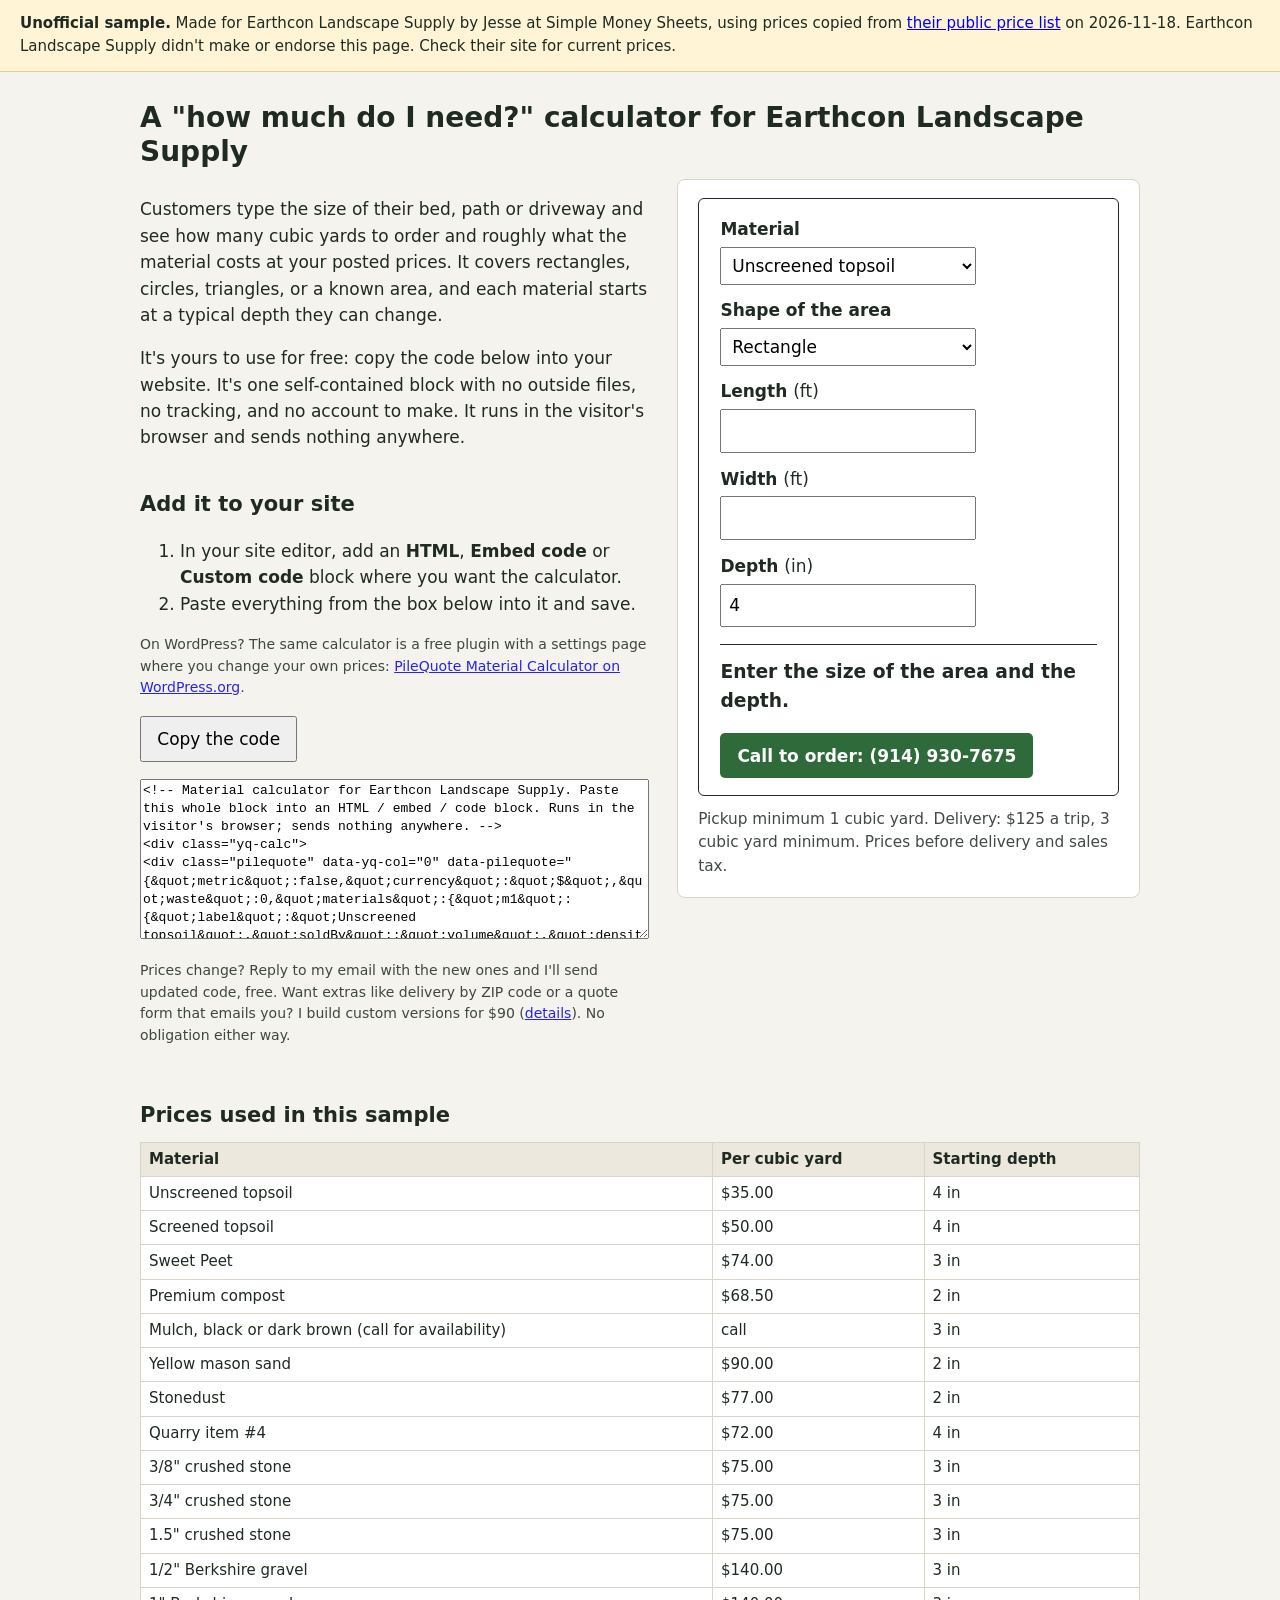
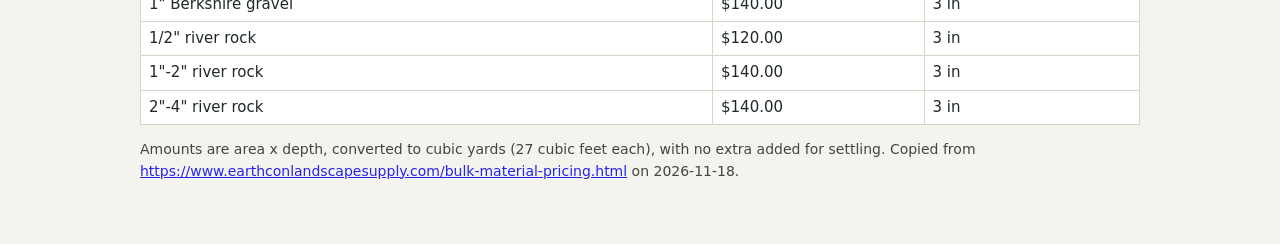
<file: samples/earthcon/index.html>
<!doctype html>
<html lang="en">
<head>
<meta charset="utf-8">
<meta name="viewport" content="width=device-width, initial-scale=1">
<meta name="robots" content="noindex, nofollow">
<title>Material calculator sample for Earthcon Landscape Supply (unofficial)</title>
<style>
body{margin:0;font:17px/1.55 system-ui,"Segoe UI",sans-serif;color:#1f2a22;background:#f5f3ee}
.banner{background:#fff4d6;border-bottom:1px solid #e3cf8f;padding:12px 20px;font-size:15px}
main{max-width:1000px;margin:0 auto;padding:24px 20px 48px}
h1{font-size:28px;line-height:1.2;margin:.2em 0 .4em}
h2{font-size:21px;margin:1.8em 0 .5em}
.grid{display:grid;grid-template-columns:1.1fr 1fr;gap:28px;align-items:start}
@media (max-width:780px){.grid{grid-template-columns:1fr}}
.card{background:#fff;border:1px solid #d9d4c7;border-radius:8px;padding:18px 20px}
textarea{width:100%;box-sizing:border-box;height:160px;font:13px/1.4 ui-monospace,Consolas,monospace}
table{border-collapse:collapse;width:100%;font-size:15px;background:#fff}
th,td{border:1px solid #d9d4c7;padding:5px 8px;text-align:left}
th{background:#ece8dd}
.small{font-size:14px;opacity:.85}
button{font:inherit;padding:.45em .9em;cursor:pointer}
</style>
</head>
<body>
<div class="banner"><strong>Unofficial sample.</strong> Made for Earthcon Landscape Supply by Jesse at Simple Money Sheets, using prices copied from
<a href="https://www.earthconlandscapesupply.com/bulk-material-pricing.html">their public price list</a> on 2026-11-18. Earthcon Landscape Supply didn't make or endorse this page. Check their site for current prices.</div>
<main>
<h1>A "how much do I need?" calculator for Earthcon Landscape Supply</h1>
<div class="grid">
<section>
<p>Customers type the size of their bed, path or driveway and see how many cubic yards to order and roughly what the material costs at your posted prices. It covers rectangles, circles, triangles, or a known area, and each material starts at a typical depth they can change.</p>
<p>It's yours to use for free: copy the code below into your website. It's one self-contained block with no outside files, no tracking, and no account to make. It runs in the visitor's browser and sends nothing anywhere.</p>
<h2>Add it to your site</h2>
<ol>
<li>In your site editor, add an <strong>HTML</strong>, <strong>Embed code</strong> or <strong>Custom code</strong> block where you want the calculator.</li>
<li>Paste everything from the box below into it and save.</li>
</ol>
<p class="small">On WordPress? The same calculator is a free plugin with a settings page where you change your own prices: <a href="https://wordpress.org/plugins/pilequote-material-calculator/">PileQuote Material Calculator on WordPress.org</a>.</p>
<p><button type="button" id="copy">Copy the code</button> <span id="copied" class="small" aria-live="polite"></span></p>
<textarea id="code" readonly aria-label="Calculator code to paste into your site">&lt;!-- Material calculator for Earthcon Landscape Supply. Paste this whole block into an HTML / embed / code block. Runs in the visitor's browser; sends nothing anywhere. --&gt;
&lt;div class=&quot;yq-calc&quot;&gt;
&lt;div class=&quot;pilequote&quot; data-yq-col=&quot;0&quot; data-pilequote=&quot;{&amp;quot;metric&amp;quot;:false,&amp;quot;currency&amp;quot;:&amp;quot;$&amp;quot;,&amp;quot;waste&amp;quot;:0,&amp;quot;materials&amp;quot;:{&amp;quot;m1&amp;quot;:{&amp;quot;label&amp;quot;:&amp;quot;Unscreened topsoil&amp;quot;,&amp;quot;soldBy&amp;quot;:&amp;quot;volume&amp;quot;,&amp;quot;density&amp;quot;:0,&amp;quot;price&amp;quot;:35,&amp;quot;step&amp;quot;:0,&amp;quot;min&amp;quot;:1,&amp;quot;depth&amp;quot;:4,&amp;quot;bags&amp;quot;:false},&amp;quot;m2&amp;quot;:{&amp;quot;label&amp;quot;:&amp;quot;Screened topsoil&amp;quot;,&amp;quot;soldBy&amp;quot;:&amp;quot;volume&amp;quot;,&amp;quot;density&amp;quot;:0,&amp;quot;price&amp;quot;:50,&amp;quot;step&amp;quot;:0,&amp;quot;min&amp;quot;:1,&amp;quot;depth&amp;quot;:4,&amp;quot;bags&amp;quot;:false},&amp;quot;m3&amp;quot;:{&amp;quot;label&amp;quot;:&amp;quot;Sweet Peet&amp;quot;,&amp;quot;soldBy&amp;quot;:&amp;quot;volume&amp;quot;,&amp;quot;density&amp;quot;:0,&amp;quot;price&amp;quot;:74,&amp;quot;step&amp;quot;:0,&amp;quot;min&amp;quot;:1,&amp;quot;depth&amp;quot;:3,&amp;quot;bags&amp;quot;:false},&amp;quot;m4&amp;quot;:{&amp;quot;label&amp;quot;:&amp;quot;Premium compost&amp;quot;,&amp;quot;soldBy&amp;quot;:&amp;quot;volume&amp;quot;,&amp;quot;density&amp;quot;:0,&amp;quot;price&amp;quot;:68.5,&amp;quot;step&amp;quot;:0,&amp;quot;min&amp;quot;:1,&amp;quot;depth&amp;quot;:2,&amp;quot;bags&amp;quot;:false},&amp;quot;m5&amp;quot;:{&amp;quot;label&amp;quot;:&amp;quot;Mulch, black or dark brown (call for availability)&amp;quot;,&amp;quot;soldBy&amp;quot;:&amp;quot;volume&amp;quot;,&amp;quot;density&amp;quot;:0,&amp;quot;price&amp;quot;:0,&amp;quot;step&amp;quot;:0,&amp;quot;min&amp;quot;:1,&amp;quot;depth&amp;quot;:3,&amp;quot;bags&amp;quot;:false},&amp;quot;m6&amp;quot;:{&amp;quot;label&amp;quot;:&amp;quot;Yellow mason sand&amp;quot;,&amp;quot;soldBy&amp;quot;:&amp;quot;volume&amp;quot;,&amp;quot;density&amp;quot;:0,&amp;quot;price&amp;quot;:90,&amp;quot;step&amp;quot;:0,&amp;quot;min&amp;quot;:1,&amp;quot;depth&amp;quot;:2,&amp;quot;bags&amp;quot;:false},&amp;quot;m7&amp;quot;:{&amp;quot;label&amp;quot;:&amp;quot;Stonedust&amp;quot;,&amp;quot;soldBy&amp;quot;:&amp;quot;volume&amp;quot;,&amp;quot;density&amp;quot;:0,&amp;quot;price&amp;quot;:77,&amp;quot;step&amp;quot;:0,&amp;quot;min&amp;quot;:1,&amp;quot;depth&amp;quot;:2,&amp;quot;bags&amp;quot;:false},&amp;quot;m8&amp;quot;:{&amp;quot;label&amp;quot;:&amp;quot;Quarry item #4&amp;quot;,&amp;quot;soldBy&amp;quot;:&amp;quot;volume&amp;quot;,&amp;quot;density&amp;quot;:0,&amp;quot;price&amp;quot;:72,&amp;quot;step&amp;quot;:0,&amp;quot;min&amp;quot;:1,&amp;quot;depth&amp;quot;:4,&amp;quot;bags&amp;quot;:false},&amp;quot;m9&amp;quot;:{&amp;quot;label&amp;quot;:&amp;quot;3/8\&amp;quot; crushed stone&amp;quot;,&amp;quot;soldBy&amp;quot;:&amp;quot;volume&amp;quot;,&amp;quot;density&amp;quot;:0,&amp;quot;price&amp;quot;:75,&amp;quot;step&amp;quot;:0,&amp;quot;min&amp;quot;:1,&amp;quot;depth&amp;quot;:3,&amp;quot;bags&amp;quot;:false},&amp;quot;m10&amp;quot;:{&amp;quot;label&amp;quot;:&amp;quot;3/4\&amp;quot; crushed stone&amp;quot;,&amp;quot;soldBy&amp;quot;:&amp;quot;volume&amp;quot;,&amp;quot;density&amp;quot;:0,&amp;quot;price&amp;quot;:75,&amp;quot;step&amp;quot;:0,&amp;quot;min&amp;quot;:1,&amp;quot;depth&amp;quot;:3,&amp;quot;bags&amp;quot;:false},&amp;quot;m11&amp;quot;:{&amp;quot;label&amp;quot;:&amp;quot;1.5\&amp;quot; crushed stone&amp;quot;,&amp;quot;soldBy&amp;quot;:&amp;quot;volume&amp;quot;,&amp;quot;density&amp;quot;:0,&amp;quot;price&amp;quot;:75,&amp;quot;step&amp;quot;:0,&amp;quot;min&amp;quot;:1,&amp;quot;depth&amp;quot;:3,&amp;quot;bags&amp;quot;:false},&amp;quot;m12&amp;quot;:{&amp;quot;label&amp;quot;:&amp;quot;1/2\&amp;quot; Berkshire gravel&amp;quot;,&amp;quot;soldBy&amp;quot;:&amp;quot;volume&amp;quot;,&amp;quot;density&amp;quot;:0,&amp;quot;price&amp;quot;:140,&amp;quot;step&amp;quot;:0,&amp;quot;min&amp;quot;:1,&amp;quot;depth&amp;quot;:3,&amp;quot;bags&amp;quot;:false},&amp;quot;m13&amp;quot;:{&amp;quot;label&amp;quot;:&amp;quot;1\&amp;quot; Berkshire gravel&amp;quot;,&amp;quot;soldBy&amp;quot;:&amp;quot;volume&amp;quot;,&amp;quot;density&amp;quot;:0,&amp;quot;price&amp;quot;:140,&amp;quot;step&amp;quot;:0,&amp;quot;min&amp;quot;:1,&amp;quot;depth&amp;quot;:3,&amp;quot;bags&amp;quot;:false},&amp;quot;m14&amp;quot;:{&amp;quot;label&amp;quot;:&amp;quot;1/2\&amp;quot; river rock&amp;quot;,&amp;quot;soldBy&amp;quot;:&amp;quot;volume&amp;quot;,&amp;quot;density&amp;quot;:0,&amp;quot;price&amp;quot;:120,&amp;quot;step&amp;quot;:0,&amp;quot;min&amp;quot;:1,&amp;quot;depth&amp;quot;:3,&amp;quot;bags&amp;quot;:false},&amp;quot;m15&amp;quot;:{&amp;quot;label&amp;quot;:&amp;quot;1\&amp;quot;-2\&amp;quot; river rock&amp;quot;,&amp;quot;soldBy&amp;quot;:&amp;quot;volume&amp;quot;,&amp;quot;density&amp;quot;:0,&amp;quot;price&amp;quot;:140,&amp;quot;step&amp;quot;:0,&amp;quot;min&amp;quot;:1,&amp;quot;depth&amp;quot;:3,&amp;quot;bags&amp;quot;:false},&amp;quot;m16&amp;quot;:{&amp;quot;label&amp;quot;:&amp;quot;2\&amp;quot;-4\&amp;quot; river rock&amp;quot;,&amp;quot;soldBy&amp;quot;:&amp;quot;volume&amp;quot;,&amp;quot;density&amp;quot;:0,&amp;quot;price&amp;quot;:140,&amp;quot;step&amp;quot;:0,&amp;quot;min&amp;quot;:1,&amp;quot;depth&amp;quot;:3,&amp;quot;bags&amp;quot;:false}},&amp;quot;i18n&amp;quot;:{&amp;quot;yd3&amp;quot;:&amp;quot;%s cubic yards&amp;quot;,&amp;quot;m3&amp;quot;:&amp;quot;%s cubic meters&amp;quot;,&amp;quot;tons&amp;quot;:&amp;quot;%s tons&amp;quot;,&amp;quot;tonnes&amp;quot;:&amp;quot;%s tonnes&amp;quot;,&amp;quot;yd3One&amp;quot;:&amp;quot;%s cubic yard&amp;quot;,&amp;quot;m3One&amp;quot;:&amp;quot;%s cubic meter&amp;quot;,&amp;quot;tonsOne&amp;quot;:&amp;quot;%s ton&amp;quot;,&amp;quot;tonnesOne&amp;quot;:&amp;quot;%s tonne&amp;quot;,&amp;quot;need&amp;quot;:&amp;quot;You need about %s.&amp;quot;,&amp;quot;needBoth&amp;quot;:&amp;quot;You need about %1$s (%2$s).&amp;quot;,&amp;quot;weighs&amp;quot;:&amp;quot;That is about %s of material.&amp;quot;,&amp;quot;waste&amp;quot;:&amp;quot;Includes %s%% extra for waste and settling.&amp;quot;,&amp;quot;order&amp;quot;:&amp;quot;Order %s.&amp;quot;,&amp;quot;stepNote&amp;quot;:&amp;quot;(We sell in steps of %s.)&amp;quot;,&amp;quot;minNote&amp;quot;:&amp;quot;(Minimum order: %s.)&amp;quot;,&amp;quot;cost&amp;quot;:&amp;quot;Estimated cost: %1$s at %2$s per %3$s, before delivery and tax.&amp;quot;,&amp;quot;unitYd3&amp;quot;:&amp;quot;cubic yard&amp;quot;,&amp;quot;unitM3&amp;quot;:&amp;quot;cubic meter&amp;quot;,&amp;quot;unitTon&amp;quot;:&amp;quot;ton&amp;quot;,&amp;quot;unitT&amp;quot;:&amp;quot;tonne&amp;quot;,&amp;quot;bag&amp;quot;:&amp;quot;%1$s bags of %2$s lb premix&amp;quot;,&amp;quot;bagsHead&amp;quot;:&amp;quot;Or in bags:&amp;quot;,&amp;quot;empty&amp;quot;:&amp;quot;Enter the size of the area and the depth.&amp;quot;}}&quot;&gt;
&lt;form class=&quot;pilequote-form&quot; novalidate&gt;
&lt;p class=&quot;pilequote-field&quot;&gt;&lt;label for=&quot;yq-earthcon-1-material&quot;&gt;Material&lt;/label&gt;
&lt;select id=&quot;yq-earthcon-1-material&quot; name=&quot;material&quot;&gt;
&lt;optgroup label=&quot;Soil and compost&quot;&gt;
&lt;option value=&quot;m1&quot;&gt;Unscreened topsoil&lt;/option&gt;
&lt;option value=&quot;m2&quot;&gt;Screened topsoil&lt;/option&gt;
&lt;option value=&quot;m3&quot;&gt;Sweet Peet&lt;/option&gt;
&lt;option value=&quot;m4&quot;&gt;Premium compost&lt;/option&gt;
&lt;/optgroup&gt;
&lt;optgroup label=&quot;Mulch&quot;&gt;
&lt;option value=&quot;m5&quot;&gt;Mulch, black or dark brown (call for availability)&lt;/option&gt;
&lt;/optgroup&gt;
&lt;optgroup label=&quot;Sand and stone&quot;&gt;
&lt;option value=&quot;m6&quot;&gt;Yellow mason sand&lt;/option&gt;
&lt;option value=&quot;m7&quot;&gt;Stonedust&lt;/option&gt;
&lt;option value=&quot;m8&quot;&gt;Quarry item #4&lt;/option&gt;
&lt;option value=&quot;m9&quot;&gt;3/8&amp;quot; crushed stone&lt;/option&gt;
&lt;option value=&quot;m10&quot;&gt;3/4&amp;quot; crushed stone&lt;/option&gt;
&lt;option value=&quot;m11&quot;&gt;1.5&amp;quot; crushed stone&lt;/option&gt;
&lt;option value=&quot;m12&quot;&gt;1/2&amp;quot; Berkshire gravel&lt;/option&gt;
&lt;option value=&quot;m13&quot;&gt;1&amp;quot; Berkshire gravel&lt;/option&gt;
&lt;option value=&quot;m14&quot;&gt;1/2&amp;quot; river rock&lt;/option&gt;
&lt;option value=&quot;m15&quot;&gt;1&amp;quot;-2&amp;quot; river rock&lt;/option&gt;
&lt;option value=&quot;m16&quot;&gt;2&amp;quot;-4&amp;quot; river rock&lt;/option&gt;
&lt;/optgroup&gt;
&lt;/select&gt;&lt;/p&gt;
&lt;p class=&quot;pilequote-field&quot;&gt;&lt;label for=&quot;yq-earthcon-1-shape&quot;&gt;Shape of the area&lt;/label&gt;
&lt;select id=&quot;yq-earthcon-1-shape&quot; name=&quot;shape&quot;&gt;
&lt;option value=&quot;rect&quot;&gt;Rectangle&lt;/option&gt;
&lt;option value=&quot;circle&quot;&gt;Circle&lt;/option&gt;
&lt;option value=&quot;triangle&quot;&gt;Triangle&lt;/option&gt;
&lt;option value=&quot;area&quot;&gt;I know the area&lt;/option&gt;
&lt;/select&gt;&lt;/p&gt;
&lt;p class=&quot;pilequote-field&quot; data-field=&quot;length&quot;&gt;&lt;label for=&quot;yq-earthcon-1-length&quot;&gt;Length &lt;span class=&quot;pilequote-unit&quot;&gt;(ft)&lt;/span&gt;&lt;/label&gt; &lt;input type=&quot;number&quot; inputmode=&quot;decimal&quot; min=&quot;0&quot; step=&quot;any&quot; id=&quot;yq-earthcon-1-length&quot; name=&quot;length&quot; value=&quot;&quot;&gt;&lt;/p&gt;&lt;p class=&quot;pilequote-field&quot; data-field=&quot;width&quot;&gt;&lt;label for=&quot;yq-earthcon-1-width&quot;&gt;Width &lt;span class=&quot;pilequote-unit&quot;&gt;(ft)&lt;/span&gt;&lt;/label&gt; &lt;input type=&quot;number&quot; inputmode=&quot;decimal&quot; min=&quot;0&quot; step=&quot;any&quot; id=&quot;yq-earthcon-1-width&quot; name=&quot;width&quot; value=&quot;&quot;&gt;&lt;/p&gt;&lt;p class=&quot;pilequote-field&quot; data-field=&quot;diameter&quot;&gt;&lt;label for=&quot;yq-earthcon-1-diameter&quot;&gt;Diameter &lt;span class=&quot;pilequote-unit&quot;&gt;(ft)&lt;/span&gt;&lt;/label&gt; &lt;input type=&quot;number&quot; inputmode=&quot;decimal&quot; min=&quot;0&quot; step=&quot;any&quot; id=&quot;yq-earthcon-1-diameter&quot; name=&quot;diameter&quot; value=&quot;&quot;&gt;&lt;/p&gt;&lt;p class=&quot;pilequote-field&quot; data-field=&quot;base&quot;&gt;&lt;label for=&quot;yq-earthcon-1-base&quot;&gt;Base &lt;span class=&quot;pilequote-unit&quot;&gt;(ft)&lt;/span&gt;&lt;/label&gt; &lt;input type=&quot;number&quot; inputmode=&quot;decimal&quot; min=&quot;0&quot; step=&quot;any&quot; id=&quot;yq-earthcon-1-base&quot; name=&quot;base&quot; value=&quot;&quot;&gt;&lt;/p&gt;&lt;p class=&quot;pilequote-field&quot; data-field=&quot;height&quot;&gt;&lt;label for=&quot;yq-earthcon-1-height&quot;&gt;Height (base to tip) &lt;span class=&quot;pilequote-unit&quot;&gt;(ft)&lt;/span&gt;&lt;/label&gt; &lt;input type=&quot;number&quot; inputmode=&quot;decimal&quot; min=&quot;0&quot; step=&quot;any&quot; id=&quot;yq-earthcon-1-height&quot; name=&quot;height&quot; value=&quot;&quot;&gt;&lt;/p&gt;&lt;p class=&quot;pilequote-field&quot; data-field=&quot;area&quot;&gt;&lt;label for=&quot;yq-earthcon-1-area&quot;&gt;Area &lt;span class=&quot;pilequote-unit&quot;&gt;(sq ft)&lt;/span&gt;&lt;/label&gt; &lt;input type=&quot;number&quot; inputmode=&quot;decimal&quot; min=&quot;0&quot; step=&quot;any&quot; id=&quot;yq-earthcon-1-area&quot; name=&quot;area&quot; value=&quot;&quot;&gt;&lt;/p&gt;&lt;p class=&quot;pilequote-field&quot; data-field=&quot;depth&quot;&gt;&lt;label for=&quot;yq-earthcon-1-depth&quot;&gt;Depth &lt;span class=&quot;pilequote-unit&quot;&gt;(in)&lt;/span&gt;&lt;/label&gt; &lt;input type=&quot;number&quot; inputmode=&quot;decimal&quot; min=&quot;0&quot; step=&quot;any&quot; id=&quot;yq-earthcon-1-depth&quot; name=&quot;depth&quot; value=&quot;4&quot;&gt;&lt;/p&gt;
&lt;/form&gt;
&lt;div class=&quot;pilequote-result&quot; aria-live=&quot;polite&quot;&gt;&lt;p&gt;Enter the size of the area and the depth.&lt;/p&gt;&lt;/div&gt;
&lt;p class=&quot;pilequote-quote&quot;&gt;&lt;a class=&quot;yq-button&quot; href=&quot;tel:+19149307675&quot;&gt;Call to order: (914) 930-7675&lt;/a&gt;&lt;/p&gt;
&lt;noscript&gt;&lt;p&gt;This calculator needs JavaScript.&lt;/p&gt;&lt;/noscript&gt;
&lt;/div&gt;
&lt;p class=&quot;yq-note&quot;&gt;Pickup minimum 1 cubic yard. Delivery: $125 a trip, 3 cubic yard minimum. Prices before delivery and sales tax.&lt;/p&gt;
&lt;style&gt;
/* PileQuote Material Calculator: minimal styles that inherit the theme's fonts and colors. */
.pilequote { max-width: 32rem; margin: 1.5em 0; padding: 1em 1.25em; border: 1px solid currentColor; border-radius: 6px; }
.pilequote-form { margin: 0; }
.pilequote-field { margin: 0 0 0.75em; }
.pilequote-field label { display: block; font-weight: 600; margin-bottom: 0.25em; }
.pilequote-unit { font-weight: 400; }
.pilequote-field input, .pilequote-field select { width: 100%; max-width: 16rem; box-sizing: border-box; font: inherit; padding: 0.4em; }
.pilequote-field[hidden] { display: none; }
.pilequote-title { font-weight: 700; font-size: 1.1em; margin: 0 0 0.75em; }
.pilequote-result { margin-top: 1em; padding-top: 0.75em; border-top: 1px solid currentColor; }
.pilequote-result p { margin: 0 0 0.4em; }
.pilequote-result p:first-child { font-weight: 700; font-size: 1.1em; }
.pilequote-quote { margin: 1em 0 0; }
.yq-calc{font:inherit;color:inherit}
.yq-calc .pilequote{margin:0}
.yq-calc .pilequote[hidden]{display:none}
.yq-where{margin:0 0 .75em}.yq-where label{display:block;font-weight:600;margin-bottom:.25em}
.yq-where select{font:inherit;padding:.4em;width:100%;max-width:16rem}
.yq-button{display:inline-block;padding:.55em 1em;border-radius:5px;background:#2f6b3a;color:#fff!important;text-decoration:none;font-weight:600}
.yq-note{font-size:.9em;margin:.75em 0 0;opacity:.85}
&lt;/style&gt;
&lt;script&gt;
/* PileQuote Material Calculator: math and form wiring. Runs only in the visitor's browser; sends nothing anywhere.
 * Imperial: lengths in feet, depth in inches, volume in cubic yards (27 cu ft), weight in short tons.
 * Metric: lengths in meters, depth in centimeters, volume in cubic meters, weight in tonnes.
 * Concrete bag yields: QUIKRETE Concrete Mix (No. 1101) data sheet (40 lb 0.30, 60 lb 0.45, 80 lb 0.60 cu ft). */
(function (root) {
	'use strict';

	var FT3_PER_YD3 = 27;
	var BAGS = [ { lb: 40, ft3: 0.30 }, { lb: 60, ft3: 0.45 }, { lb: 80, ft3: 0.60 } ];

	function pos(x) {
		x = typeof x === 'string' ? parseFloat(x) : x;
		return isFinite(x) &amp;&amp; x &gt; 0 ? x : 0;
	}

	// Area in square feet (imperial) or square meters (metric).
	function area(shape, d) {
		switch (shape) {
			case 'circle': return Math.PI * Math.pow(pos(d.diameter) / 2, 2);
			case 'triangle': return pos(d.base) * pos(d.height) / 2;
			case 'area': return pos(d.area);
			default: return pos(d.length) * pos(d.width);
		}
	}

	// Rounds up to a multiple of step; a small tolerance keeps exact multiples from rounding up on float error.
	function roundUp(q, step) {
		if (!(step &gt; 0)) return q;
		return Math.ceil(q / step - 1e-9) * step;
	}

	/* One result. m = { soldBy, density, price, step, min, bags }, d = dimensions (strings or numbers).
	 * Returns volume (yd3 or m3, with waste), weight (tons or tonnes, if density is set), qty (in the unit sold),
	 * order (qty rounded up to the step and raised to the minimum), cost (order x price, or 0), and bags (concrete). */
	function calc(opts) {
		var metric = !!opts.metric, m = opts.material, d = opts.dims;
		var a = area(opts.shape, d);
		var depth = pos(d.depth);
		var waste = 1 + pos(opts.waste) / 100;
		var raw = metric ? a * depth / 100 : a * depth / 12 / FT3_PER_YD3;
		var volume = raw * waste;
		var weight = pos(m.density) ? volume * m.density : 0;
		var byWeight = m.soldBy === 'weight' &amp;&amp; weight &gt; 0;
		var qty = byWeight ? weight : volume;
		var order = 0;
		if (qty &gt; 0) {
			order = Math.max(roundUp(qty, pos(m.step)), pos(m.min));
		}
		var ft3 = metric ? 0 : volume * FT3_PER_YD3;
		var bags = m.bags &amp;&amp; ft3 &gt; 0 ? BAGS.map(function (b) {
			return { lb: b.lb, count: Math.ceil(ft3 / b.ft3 - 1e-9) };
		}) : [];
		return {
			area: a, volume: volume, weight: weight, byWeight: byWeight, qty: qty, order: order,
			cost: pos(m.price) &amp;&amp; order ? order * m.price : 0, bags: bags,
		};
	}

	// Plain number for display: up to 2 decimals, trailing zeros dropped (3.10 -&gt; 3.1, 4.00 -&gt; 4).
	function num(x) {
		var r = Math.round(x * 100) / 100;
		return (r.toFixed(2)).replace(/\.?0+$/, '');
	}
	function money(cur, x) {
		return cur + (Math.round(x * 100) / 100).toFixed(2).replace(/\B(?=(\d{3})+(?!\d))/g, ',');
	}
	function fmt(s) {
		var args = Array.prototype.slice.call(arguments, 1), i = 0;
		return s.replace(/%(\d)\$s|%s|%%/g, function (all, n) {
			if (all === '%%') return '%';
			return String(n ? args[n - 1] : args[i++]);
		});
	}

	// &quot;1 cubic yard&quot; / &quot;2.5 cubic yards&quot;: the singular string is used when the amount shows as exactly 1.
	function amount(t, unit, x) {
		var n = num(x);
		return fmt(n === '1' &amp;&amp; t[unit + 'One'] ? t[unit + 'One'] : t[unit], n);
	}

	// Result text lines for one calculation (used by the page and by the tests).
	function describe(cfg, key, r) {
		var t = cfg.i18n, m = cfg.materials[key], metric = cfg.metric;
		if (!(r.volume &gt; 0)) return [ t.empty ];
		var vol = amount(t, metric ? 'm3' : 'yd3', r.volume);
		var wt = r.weight ? amount(t, metric ? 'tonnes' : 'tons', r.weight) : '';
		var lines = [];
		if (r.byWeight) {
			lines.push(fmt(t.needBoth, wt, vol));
		} else {
			lines.push(fmt(t.need, vol));
			if (wt) lines.push(fmt(t.weighs, wt));
		}
		if (pos(cfg.waste)) lines.push(fmt(t.waste, num(cfg.waste)));
		var unit = r.byWeight ? (metric ? 'tonnes' : 'tons') : (metric ? 'm3' : 'yd3');
		if (r.order !== r.qty) {
			var o = fmt(t.order, amount(t, unit, r.order));
			if (pos(m.min) &amp;&amp; r.order === m.min &amp;&amp; roundUp(r.qty, pos(m.step)) &lt; m.min) {
				o += ' ' + fmt(t.minNote, amount(t, unit, m.min));
			} else if (pos(m.step)) {
				o += ' ' + fmt(t.stepNote, num(m.step));
			}
			lines.push(o);
		}
		if (r.cost) {
			var unitName = r.byWeight ? (metric ? t.unitT : t.unitTon) : (metric ? t.unitM3 : t.unitYd3);
			lines.push(fmt(t.cost, money(cfg.currency, r.cost), money(cfg.currency, m.price), unitName));
		}
		if (r.bags.length) {
			lines.push(t.bagsHead + ' ' + r.bags.map(function (b) { return fmt(t.bag, b.count, b.lb); }).join(', ') + '.');
		}
		return lines;
	}

	var FIELDS = { rect: [ 'length', 'width' ], circle: [ 'diameter' ], triangle: [ 'base', 'height' ], area: [ 'area' ] };

	function setup(el) {
		var cfg;
		try { cfg = JSON.parse(el.getAttribute('data-pilequote')); } catch (e) { return; }
		var form = el.querySelector('form'), out = el.querySelector('.pilequote-result');
		// Look inputs up by name: form.elements.length is the element count, not the &quot;length&quot; field.
		var input = function (name) { return form.querySelector('[name=&quot;' + name + '&quot;]'); };
		var lastKey = input('material').value;

		function update(ev) {
			var key = input('material').value, shape = input('shape').value;
			var depthInput = input('depth');
			// A new material brings its usual depth, unless the visitor typed their own.
			if (ev &amp;&amp; ev.target === input('material') &amp;&amp; key !== lastKey) {
				if (!depthInput.value || pos(depthInput.value) === cfg.materials[lastKey].depth) {
					depthInput.value = cfg.materials[key].depth ? String(cfg.materials[key].depth) : '';
				}
				lastKey = key;
			}
			Object.keys(FIELDS).forEach(function (s) {
				FIELDS[s].forEach(function (f) {
					var p = el.querySelector('[data-field=&quot;' + f + '&quot;]');
					if (p) p.hidden = FIELDS[shape].indexOf(f) &lt; 0;
				});
			});
			var dims = { depth: depthInput.value };
			FIELDS[shape].forEach(function (f) { dims[f] = input(f).value; });
			var r = calc({ metric: cfg.metric, material: cfg.materials[key], shape: shape, dims: dims, waste: cfg.waste });
			out.textContent = '';
			describe(cfg, key, r).forEach(function (line) {
				var p = document.createElement('p');
				p.textContent = line;
				out.appendChild(p);
			});
		}
		form.addEventListener('input', update);
		form.addEventListener('change', update);
		form.addEventListener('submit', function (e) { e.preventDefault(); update(); });
		update();
	}

	var api = { area: area, calc: calc, describe: describe, num: num, money: money, fmt: fmt, roundUp: roundUp, BAGS: BAGS, setup: setup };
	if (typeof module !== 'undefined' &amp;&amp; module.exports) {
		module.exports = api;
	} else {
		root.PileQuote = api;
		var start = function () {
			var els = document.querySelectorAll('[data-pilequote]');
			for (var i = 0; i &lt; els.length; i++) setup(els[i]);
		};
		if (document.readyState === 'loading') document.addEventListener('DOMContentLoaded', start); else start();
	}
})(this);
&lt;/script&gt;
&lt;/div&gt;
</textarea>
<p class="small">Prices change? Reply to my email with the new ones and I'll send updated code, free. Want extras like delivery by ZIP code or a quote form that emails you?
I build custom versions for $90 (<a href="https://jamccormick.gumroad.com/l/custom-website-calculator">details</a>). No obligation either way.</p>
</section>
<section class="card">
<!-- Material calculator for Earthcon Landscape Supply. Paste this whole block into an HTML / embed / code block. Runs in the visitor's browser; sends nothing anywhere. -->
<div class="yq-calc">
<div class="pilequote" data-yq-col="0" data-pilequote="{&quot;metric&quot;:false,&quot;currency&quot;:&quot;$&quot;,&quot;waste&quot;:0,&quot;materials&quot;:{&quot;m1&quot;:{&quot;label&quot;:&quot;Unscreened topsoil&quot;,&quot;soldBy&quot;:&quot;volume&quot;,&quot;density&quot;:0,&quot;price&quot;:35,&quot;step&quot;:0,&quot;min&quot;:1,&quot;depth&quot;:4,&quot;bags&quot;:false},&quot;m2&quot;:{&quot;label&quot;:&quot;Screened topsoil&quot;,&quot;soldBy&quot;:&quot;volume&quot;,&quot;density&quot;:0,&quot;price&quot;:50,&quot;step&quot;:0,&quot;min&quot;:1,&quot;depth&quot;:4,&quot;bags&quot;:false},&quot;m3&quot;:{&quot;label&quot;:&quot;Sweet Peet&quot;,&quot;soldBy&quot;:&quot;volume&quot;,&quot;density&quot;:0,&quot;price&quot;:74,&quot;step&quot;:0,&quot;min&quot;:1,&quot;depth&quot;:3,&quot;bags&quot;:false},&quot;m4&quot;:{&quot;label&quot;:&quot;Premium compost&quot;,&quot;soldBy&quot;:&quot;volume&quot;,&quot;density&quot;:0,&quot;price&quot;:68.5,&quot;step&quot;:0,&quot;min&quot;:1,&quot;depth&quot;:2,&quot;bags&quot;:false},&quot;m5&quot;:{&quot;label&quot;:&quot;Mulch, black or dark brown (call for availability)&quot;,&quot;soldBy&quot;:&quot;volume&quot;,&quot;density&quot;:0,&quot;price&quot;:0,&quot;step&quot;:0,&quot;min&quot;:1,&quot;depth&quot;:3,&quot;bags&quot;:false},&quot;m6&quot;:{&quot;label&quot;:&quot;Yellow mason sand&quot;,&quot;soldBy&quot;:&quot;volume&quot;,&quot;density&quot;:0,&quot;price&quot;:90,&quot;step&quot;:0,&quot;min&quot;:1,&quot;depth&quot;:2,&quot;bags&quot;:false},&quot;m7&quot;:{&quot;label&quot;:&quot;Stonedust&quot;,&quot;soldBy&quot;:&quot;volume&quot;,&quot;density&quot;:0,&quot;price&quot;:77,&quot;step&quot;:0,&quot;min&quot;:1,&quot;depth&quot;:2,&quot;bags&quot;:false},&quot;m8&quot;:{&quot;label&quot;:&quot;Quarry item #4&quot;,&quot;soldBy&quot;:&quot;volume&quot;,&quot;density&quot;:0,&quot;price&quot;:72,&quot;step&quot;:0,&quot;min&quot;:1,&quot;depth&quot;:4,&quot;bags&quot;:false},&quot;m9&quot;:{&quot;label&quot;:&quot;3/8\&quot; crushed stone&quot;,&quot;soldBy&quot;:&quot;volume&quot;,&quot;density&quot;:0,&quot;price&quot;:75,&quot;step&quot;:0,&quot;min&quot;:1,&quot;depth&quot;:3,&quot;bags&quot;:false},&quot;m10&quot;:{&quot;label&quot;:&quot;3/4\&quot; crushed stone&quot;,&quot;soldBy&quot;:&quot;volume&quot;,&quot;density&quot;:0,&quot;price&quot;:75,&quot;step&quot;:0,&quot;min&quot;:1,&quot;depth&quot;:3,&quot;bags&quot;:false},&quot;m11&quot;:{&quot;label&quot;:&quot;1.5\&quot; crushed stone&quot;,&quot;soldBy&quot;:&quot;volume&quot;,&quot;density&quot;:0,&quot;price&quot;:75,&quot;step&quot;:0,&quot;min&quot;:1,&quot;depth&quot;:3,&quot;bags&quot;:false},&quot;m12&quot;:{&quot;label&quot;:&quot;1/2\&quot; Berkshire gravel&quot;,&quot;soldBy&quot;:&quot;volume&quot;,&quot;density&quot;:0,&quot;price&quot;:140,&quot;step&quot;:0,&quot;min&quot;:1,&quot;depth&quot;:3,&quot;bags&quot;:false},&quot;m13&quot;:{&quot;label&quot;:&quot;1\&quot; Berkshire gravel&quot;,&quot;soldBy&quot;:&quot;volume&quot;,&quot;density&quot;:0,&quot;price&quot;:140,&quot;step&quot;:0,&quot;min&quot;:1,&quot;depth&quot;:3,&quot;bags&quot;:false},&quot;m14&quot;:{&quot;label&quot;:&quot;1/2\&quot; river rock&quot;,&quot;soldBy&quot;:&quot;volume&quot;,&quot;density&quot;:0,&quot;price&quot;:120,&quot;step&quot;:0,&quot;min&quot;:1,&quot;depth&quot;:3,&quot;bags&quot;:false},&quot;m15&quot;:{&quot;label&quot;:&quot;1\&quot;-2\&quot; river rock&quot;,&quot;soldBy&quot;:&quot;volume&quot;,&quot;density&quot;:0,&quot;price&quot;:140,&quot;step&quot;:0,&quot;min&quot;:1,&quot;depth&quot;:3,&quot;bags&quot;:false},&quot;m16&quot;:{&quot;label&quot;:&quot;2\&quot;-4\&quot; river rock&quot;,&quot;soldBy&quot;:&quot;volume&quot;,&quot;density&quot;:0,&quot;price&quot;:140,&quot;step&quot;:0,&quot;min&quot;:1,&quot;depth&quot;:3,&quot;bags&quot;:false}},&quot;i18n&quot;:{&quot;yd3&quot;:&quot;%s cubic yards&quot;,&quot;m3&quot;:&quot;%s cubic meters&quot;,&quot;tons&quot;:&quot;%s tons&quot;,&quot;tonnes&quot;:&quot;%s tonnes&quot;,&quot;yd3One&quot;:&quot;%s cubic yard&quot;,&quot;m3One&quot;:&quot;%s cubic meter&quot;,&quot;tonsOne&quot;:&quot;%s ton&quot;,&quot;tonnesOne&quot;:&quot;%s tonne&quot;,&quot;need&quot;:&quot;You need about %s.&quot;,&quot;needBoth&quot;:&quot;You need about %1$s (%2$s).&quot;,&quot;weighs&quot;:&quot;That is about %s of material.&quot;,&quot;waste&quot;:&quot;Includes %s%% extra for waste and settling.&quot;,&quot;order&quot;:&quot;Order %s.&quot;,&quot;stepNote&quot;:&quot;(We sell in steps of %s.)&quot;,&quot;minNote&quot;:&quot;(Minimum order: %s.)&quot;,&quot;cost&quot;:&quot;Estimated cost: %1$s at %2$s per %3$s, before delivery and tax.&quot;,&quot;unitYd3&quot;:&quot;cubic yard&quot;,&quot;unitM3&quot;:&quot;cubic meter&quot;,&quot;unitTon&quot;:&quot;ton&quot;,&quot;unitT&quot;:&quot;tonne&quot;,&quot;bag&quot;:&quot;%1$s bags of %2$s lb premix&quot;,&quot;bagsHead&quot;:&quot;Or in bags:&quot;,&quot;empty&quot;:&quot;Enter the size of the area and the depth.&quot;}}">
<form class="pilequote-form" novalidate>
<p class="pilequote-field"><label for="yq-earthcon-1-material">Material</label>
<select id="yq-earthcon-1-material" name="material">
<optgroup label="Soil and compost">
<option value="m1">Unscreened topsoil</option>
<option value="m2">Screened topsoil</option>
<option value="m3">Sweet Peet</option>
<option value="m4">Premium compost</option>
</optgroup>
<optgroup label="Mulch">
<option value="m5">Mulch, black or dark brown (call for availability)</option>
</optgroup>
<optgroup label="Sand and stone">
<option value="m6">Yellow mason sand</option>
<option value="m7">Stonedust</option>
<option value="m8">Quarry item #4</option>
<option value="m9">3/8&quot; crushed stone</option>
<option value="m10">3/4&quot; crushed stone</option>
<option value="m11">1.5&quot; crushed stone</option>
<option value="m12">1/2&quot; Berkshire gravel</option>
<option value="m13">1&quot; Berkshire gravel</option>
<option value="m14">1/2&quot; river rock</option>
<option value="m15">1&quot;-2&quot; river rock</option>
<option value="m16">2&quot;-4&quot; river rock</option>
</optgroup>
</select></p>
<p class="pilequote-field"><label for="yq-earthcon-1-shape">Shape of the area</label>
<select id="yq-earthcon-1-shape" name="shape">
<option value="rect">Rectangle</option>
<option value="circle">Circle</option>
<option value="triangle">Triangle</option>
<option value="area">I know the area</option>
</select></p>
<p class="pilequote-field" data-field="length"><label for="yq-earthcon-1-length">Length <span class="pilequote-unit">(ft)</span></label> <input type="number" inputmode="decimal" min="0" step="any" id="yq-earthcon-1-length" name="length" value=""></p><p class="pilequote-field" data-field="width"><label for="yq-earthcon-1-width">Width <span class="pilequote-unit">(ft)</span></label> <input type="number" inputmode="decimal" min="0" step="any" id="yq-earthcon-1-width" name="width" value=""></p><p class="pilequote-field" data-field="diameter"><label for="yq-earthcon-1-diameter">Diameter <span class="pilequote-unit">(ft)</span></label> <input type="number" inputmode="decimal" min="0" step="any" id="yq-earthcon-1-diameter" name="diameter" value=""></p><p class="pilequote-field" data-field="base"><label for="yq-earthcon-1-base">Base <span class="pilequote-unit">(ft)</span></label> <input type="number" inputmode="decimal" min="0" step="any" id="yq-earthcon-1-base" name="base" value=""></p><p class="pilequote-field" data-field="height"><label for="yq-earthcon-1-height">Height (base to tip) <span class="pilequote-unit">(ft)</span></label> <input type="number" inputmode="decimal" min="0" step="any" id="yq-earthcon-1-height" name="height" value=""></p><p class="pilequote-field" data-field="area"><label for="yq-earthcon-1-area">Area <span class="pilequote-unit">(sq ft)</span></label> <input type="number" inputmode="decimal" min="0" step="any" id="yq-earthcon-1-area" name="area" value=""></p><p class="pilequote-field" data-field="depth"><label for="yq-earthcon-1-depth">Depth <span class="pilequote-unit">(in)</span></label> <input type="number" inputmode="decimal" min="0" step="any" id="yq-earthcon-1-depth" name="depth" value="4"></p>
</form>
<div class="pilequote-result" aria-live="polite"><p>Enter the size of the area and the depth.</p></div>
<p class="pilequote-quote"><a class="yq-button" href="tel:+19149307675">Call to order: (914) 930-7675</a></p>
<noscript><p>This calculator needs JavaScript.</p></noscript>
</div>
<p class="yq-note">Pickup minimum 1 cubic yard. Delivery: $125 a trip, 3 cubic yard minimum. Prices before delivery and sales tax.</p>
<style>
/* PileQuote Material Calculator: minimal styles that inherit the theme's fonts and colors. */
.pilequote { max-width: 32rem; margin: 1.5em 0; padding: 1em 1.25em; border: 1px solid currentColor; border-radius: 6px; }
.pilequote-form { margin: 0; }
.pilequote-field { margin: 0 0 0.75em; }
.pilequote-field label { display: block; font-weight: 600; margin-bottom: 0.25em; }
.pilequote-unit { font-weight: 400; }
.pilequote-field input, .pilequote-field select { width: 100%; max-width: 16rem; box-sizing: border-box; font: inherit; padding: 0.4em; }
.pilequote-field[hidden] { display: none; }
.pilequote-title { font-weight: 700; font-size: 1.1em; margin: 0 0 0.75em; }
.pilequote-result { margin-top: 1em; padding-top: 0.75em; border-top: 1px solid currentColor; }
.pilequote-result p { margin: 0 0 0.4em; }
.pilequote-result p:first-child { font-weight: 700; font-size: 1.1em; }
.pilequote-quote { margin: 1em 0 0; }
.yq-calc{font:inherit;color:inherit}
.yq-calc .pilequote{margin:0}
.yq-calc .pilequote[hidden]{display:none}
.yq-where{margin:0 0 .75em}.yq-where label{display:block;font-weight:600;margin-bottom:.25em}
.yq-where select{font:inherit;padding:.4em;width:100%;max-width:16rem}
.yq-button{display:inline-block;padding:.55em 1em;border-radius:5px;background:#2f6b3a;color:#fff!important;text-decoration:none;font-weight:600}
.yq-note{font-size:.9em;margin:.75em 0 0;opacity:.85}
</style>
<script>
/* PileQuote Material Calculator: math and form wiring. Runs only in the visitor's browser; sends nothing anywhere.
 * Imperial: lengths in feet, depth in inches, volume in cubic yards (27 cu ft), weight in short tons.
 * Metric: lengths in meters, depth in centimeters, volume in cubic meters, weight in tonnes.
 * Concrete bag yields: QUIKRETE Concrete Mix (No. 1101) data sheet (40 lb 0.30, 60 lb 0.45, 80 lb 0.60 cu ft). */
(function (root) {
	'use strict';

	var FT3_PER_YD3 = 27;
	var BAGS = [ { lb: 40, ft3: 0.30 }, { lb: 60, ft3: 0.45 }, { lb: 80, ft3: 0.60 } ];

	function pos(x) {
		x = typeof x === 'string' ? parseFloat(x) : x;
		return isFinite(x) && x > 0 ? x : 0;
	}

	// Area in square feet (imperial) or square meters (metric).
	function area(shape, d) {
		switch (shape) {
			case 'circle': return Math.PI * Math.pow(pos(d.diameter) / 2, 2);
			case 'triangle': return pos(d.base) * pos(d.height) / 2;
			case 'area': return pos(d.area);
			default: return pos(d.length) * pos(d.width);
		}
	}

	// Rounds up to a multiple of step; a small tolerance keeps exact multiples from rounding up on float error.
	function roundUp(q, step) {
		if (!(step > 0)) return q;
		return Math.ceil(q / step - 1e-9) * step;
	}

	/* One result. m = { soldBy, density, price, step, min, bags }, d = dimensions (strings or numbers).
	 * Returns volume (yd3 or m3, with waste), weight (tons or tonnes, if density is set), qty (in the unit sold),
	 * order (qty rounded up to the step and raised to the minimum), cost (order x price, or 0), and bags (concrete). */
	function calc(opts) {
		var metric = !!opts.metric, m = opts.material, d = opts.dims;
		var a = area(opts.shape, d);
		var depth = pos(d.depth);
		var waste = 1 + pos(opts.waste) / 100;
		var raw = metric ? a * depth / 100 : a * depth / 12 / FT3_PER_YD3;
		var volume = raw * waste;
		var weight = pos(m.density) ? volume * m.density : 0;
		var byWeight = m.soldBy === 'weight' && weight > 0;
		var qty = byWeight ? weight : volume;
		var order = 0;
		if (qty > 0) {
			order = Math.max(roundUp(qty, pos(m.step)), pos(m.min));
		}
		var ft3 = metric ? 0 : volume * FT3_PER_YD3;
		var bags = m.bags && ft3 > 0 ? BAGS.map(function (b) {
			return { lb: b.lb, count: Math.ceil(ft3 / b.ft3 - 1e-9) };
		}) : [];
		return {
			area: a, volume: volume, weight: weight, byWeight: byWeight, qty: qty, order: order,
			cost: pos(m.price) && order ? order * m.price : 0, bags: bags,
		};
	}

	// Plain number for display: up to 2 decimals, trailing zeros dropped (3.10 -> 3.1, 4.00 -> 4).
	function num(x) {
		var r = Math.round(x * 100) / 100;
		return (r.toFixed(2)).replace(/\.?0+$/, '');
	}
	function money(cur, x) {
		return cur + (Math.round(x * 100) / 100).toFixed(2).replace(/\B(?=(\d{3})+(?!\d))/g, ',');
	}
	function fmt(s) {
		var args = Array.prototype.slice.call(arguments, 1), i = 0;
		return s.replace(/%(\d)\$s|%s|%%/g, function (all, n) {
			if (all === '%%') return '%';
			return String(n ? args[n - 1] : args[i++]);
		});
	}

	// "1 cubic yard" / "2.5 cubic yards": the singular string is used when the amount shows as exactly 1.
	function amount(t, unit, x) {
		var n = num(x);
		return fmt(n === '1' && t[unit + 'One'] ? t[unit + 'One'] : t[unit], n);
	}

	// Result text lines for one calculation (used by the page and by the tests).
	function describe(cfg, key, r) {
		var t = cfg.i18n, m = cfg.materials[key], metric = cfg.metric;
		if (!(r.volume > 0)) return [ t.empty ];
		var vol = amount(t, metric ? 'm3' : 'yd3', r.volume);
		var wt = r.weight ? amount(t, metric ? 'tonnes' : 'tons', r.weight) : '';
		var lines = [];
		if (r.byWeight) {
			lines.push(fmt(t.needBoth, wt, vol));
		} else {
			lines.push(fmt(t.need, vol));
			if (wt) lines.push(fmt(t.weighs, wt));
		}
		if (pos(cfg.waste)) lines.push(fmt(t.waste, num(cfg.waste)));
		var unit = r.byWeight ? (metric ? 'tonnes' : 'tons') : (metric ? 'm3' : 'yd3');
		if (r.order !== r.qty) {
			var o = fmt(t.order, amount(t, unit, r.order));
			if (pos(m.min) && r.order === m.min && roundUp(r.qty, pos(m.step)) < m.min) {
				o += ' ' + fmt(t.minNote, amount(t, unit, m.min));
			} else if (pos(m.step)) {
				o += ' ' + fmt(t.stepNote, num(m.step));
			}
			lines.push(o);
		}
		if (r.cost) {
			var unitName = r.byWeight ? (metric ? t.unitT : t.unitTon) : (metric ? t.unitM3 : t.unitYd3);
			lines.push(fmt(t.cost, money(cfg.currency, r.cost), money(cfg.currency, m.price), unitName));
		}
		if (r.bags.length) {
			lines.push(t.bagsHead + ' ' + r.bags.map(function (b) { return fmt(t.bag, b.count, b.lb); }).join(', ') + '.');
		}
		return lines;
	}

	var FIELDS = { rect: [ 'length', 'width' ], circle: [ 'diameter' ], triangle: [ 'base', 'height' ], area: [ 'area' ] };

	function setup(el) {
		var cfg;
		try { cfg = JSON.parse(el.getAttribute('data-pilequote')); } catch (e) { return; }
		var form = el.querySelector('form'), out = el.querySelector('.pilequote-result');
		// Look inputs up by name: form.elements.length is the element count, not the "length" field.
		var input = function (name) { return form.querySelector('[name="' + name + '"]'); };
		var lastKey = input('material').value;

		function update(ev) {
			var key = input('material').value, shape = input('shape').value;
			var depthInput = input('depth');
			// A new material brings its usual depth, unless the visitor typed their own.
			if (ev && ev.target === input('material') && key !== lastKey) {
				if (!depthInput.value || pos(depthInput.value) === cfg.materials[lastKey].depth) {
					depthInput.value = cfg.materials[key].depth ? String(cfg.materials[key].depth) : '';
				}
				lastKey = key;
			}
			Object.keys(FIELDS).forEach(function (s) {
				FIELDS[s].forEach(function (f) {
					var p = el.querySelector('[data-field="' + f + '"]');
					if (p) p.hidden = FIELDS[shape].indexOf(f) < 0;
				});
			});
			var dims = { depth: depthInput.value };
			FIELDS[shape].forEach(function (f) { dims[f] = input(f).value; });
			var r = calc({ metric: cfg.metric, material: cfg.materials[key], shape: shape, dims: dims, waste: cfg.waste });
			out.textContent = '';
			describe(cfg, key, r).forEach(function (line) {
				var p = document.createElement('p');
				p.textContent = line;
				out.appendChild(p);
			});
		}
		form.addEventListener('input', update);
		form.addEventListener('change', update);
		form.addEventListener('submit', function (e) { e.preventDefault(); update(); });
		update();
	}

	var api = { area: area, calc: calc, describe: describe, num: num, money: money, fmt: fmt, roundUp: roundUp, BAGS: BAGS, setup: setup };
	if (typeof module !== 'undefined' && module.exports) {
		module.exports = api;
	} else {
		root.PileQuote = api;
		var start = function () {
			var els = document.querySelectorAll('[data-pilequote]');
			for (var i = 0; i < els.length; i++) setup(els[i]);
		};
		if (document.readyState === 'loading') document.addEventListener('DOMContentLoaded', start); else start();
	}
})(this);
</script>
</div>

</section>
</div>
<h2>Prices used in this sample</h2>
<table><thead><tr><th>Material</th><th>Per cubic yard</th><th>Starting depth</th></tr></thead><tbody>
<tr><td>Unscreened topsoil</td><td>$35.00</td><td>4 in</td></tr>
<tr><td>Screened topsoil</td><td>$50.00</td><td>4 in</td></tr>
<tr><td>Sweet Peet</td><td>$74.00</td><td>3 in</td></tr>
<tr><td>Premium compost</td><td>$68.50</td><td>2 in</td></tr>
<tr><td>Mulch, black or dark brown (call for availability)</td><td>call</td><td>3 in</td></tr>
<tr><td>Yellow mason sand</td><td>$90.00</td><td>2 in</td></tr>
<tr><td>Stonedust</td><td>$77.00</td><td>2 in</td></tr>
<tr><td>Quarry item #4</td><td>$72.00</td><td>4 in</td></tr>
<tr><td>3/8&quot; crushed stone</td><td>$75.00</td><td>3 in</td></tr>
<tr><td>3/4&quot; crushed stone</td><td>$75.00</td><td>3 in</td></tr>
<tr><td>1.5&quot; crushed stone</td><td>$75.00</td><td>3 in</td></tr>
<tr><td>1/2&quot; Berkshire gravel</td><td>$140.00</td><td>3 in</td></tr>
<tr><td>1&quot; Berkshire gravel</td><td>$140.00</td><td>3 in</td></tr>
<tr><td>1/2&quot; river rock</td><td>$120.00</td><td>3 in</td></tr>
<tr><td>1&quot;-2&quot; river rock</td><td>$140.00</td><td>3 in</td></tr>
<tr><td>2&quot;-4&quot; river rock</td><td>$140.00</td><td>3 in</td></tr>
</tbody></table>
<p class="small">Amounts are area x depth, converted to cubic yards (27 cubic feet each), with no extra added for settling. Copied from <a href="https://www.earthconlandscapesupply.com/bulk-material-pricing.html">https://www.earthconlandscapesupply.com/bulk-material-pricing.html</a> on 2026-11-18.</p>
</main>
<script>
document.getElementById('copy').addEventListener('click', function () {
  var t = document.getElementById('code'); t.select();
  var done = function () { document.getElementById('copied').textContent = 'Copied.'; };
  if (navigator.clipboard) navigator.clipboard.writeText(t.value).then(done, function () { document.execCommand('copy'); done(); });
  else { document.execCommand('copy'); done(); }
});
</script>
</body>
</html>
</file>
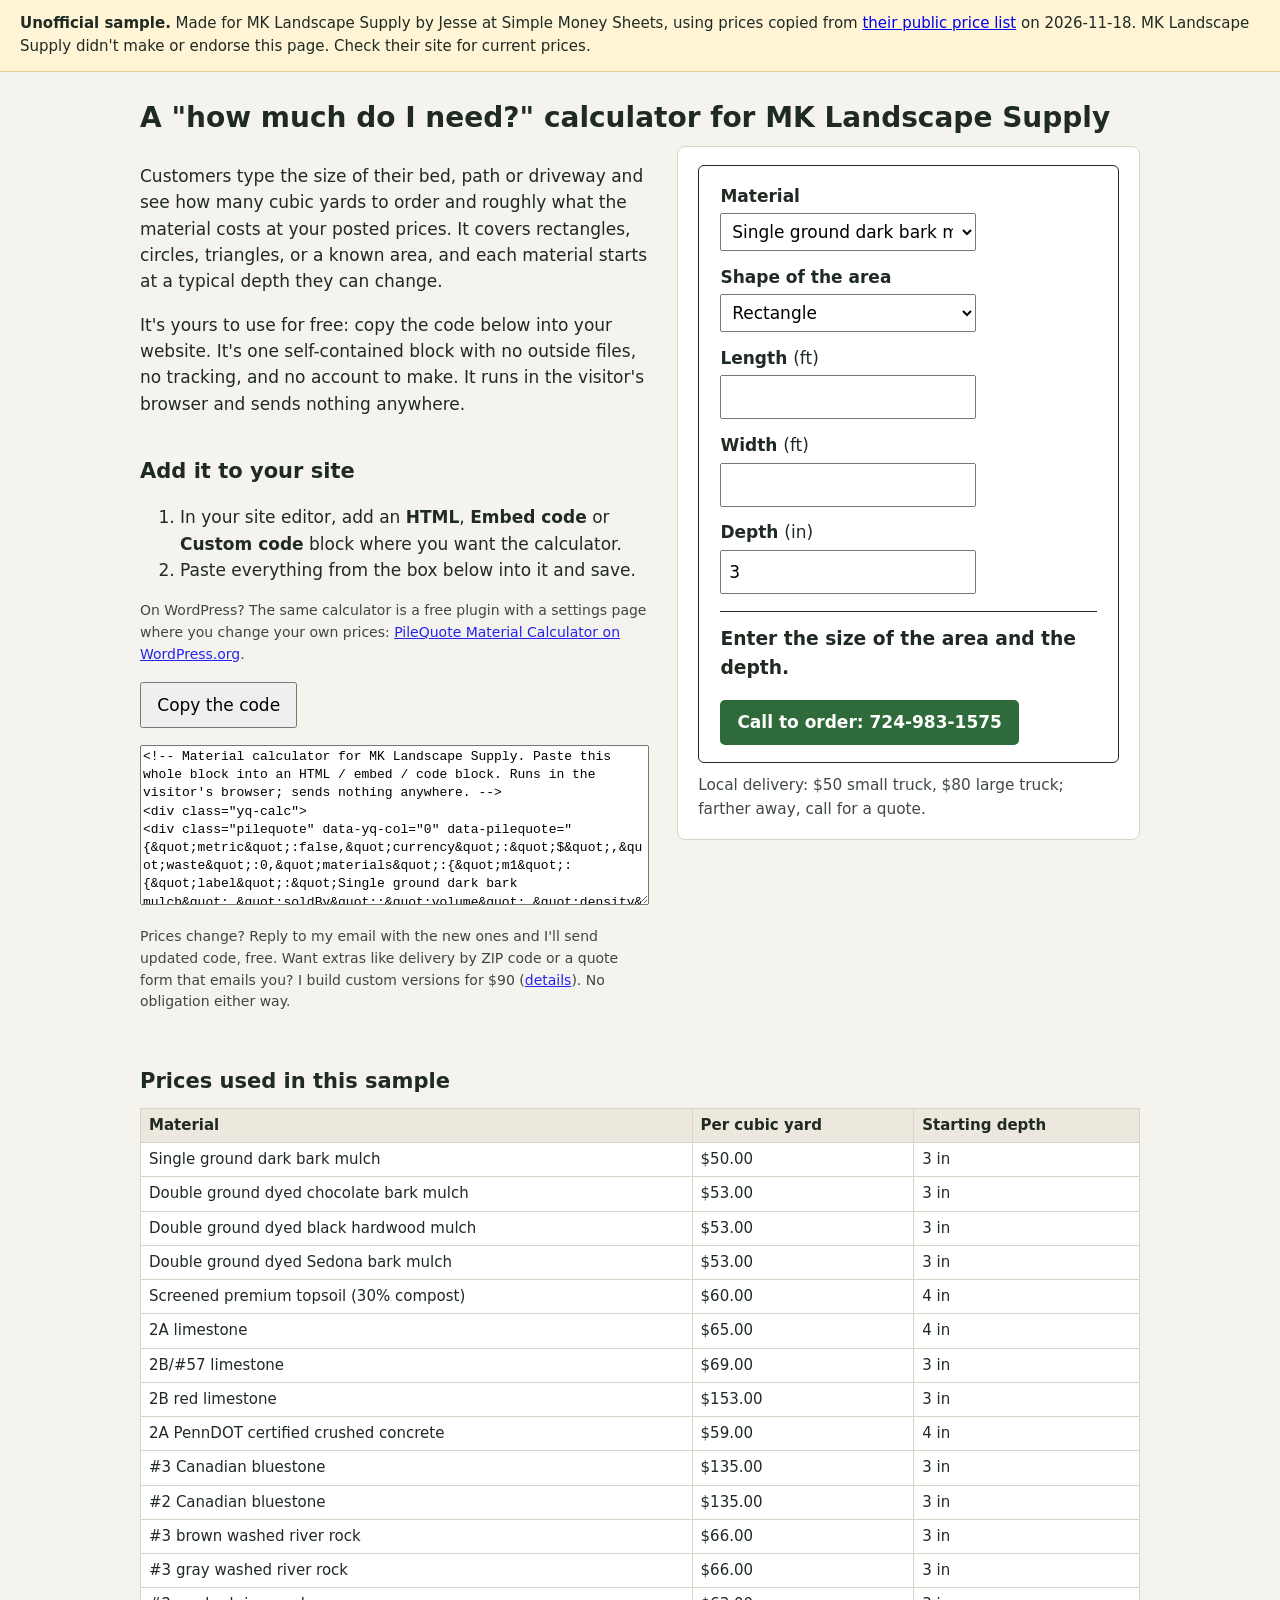
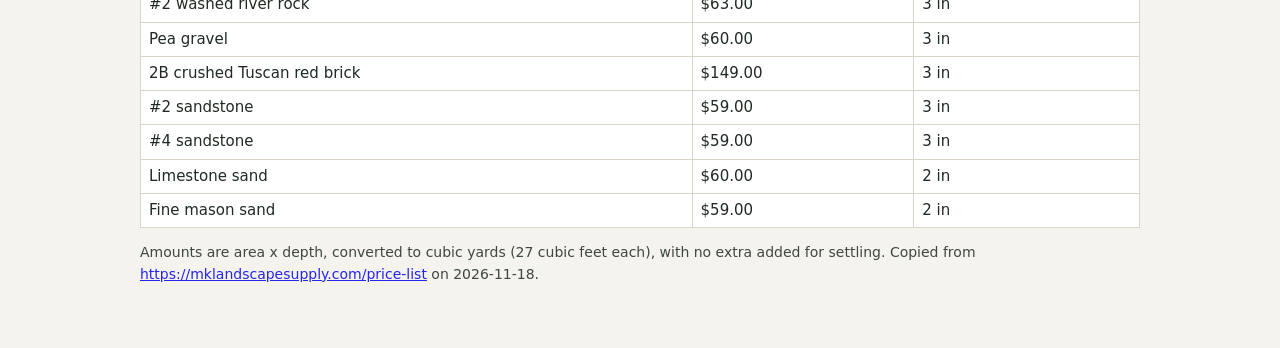
<file: samples/mk-landscape-supply/index.html>
<!doctype html>
<html lang="en">
<head>
<meta charset="utf-8">
<meta name="viewport" content="width=device-width, initial-scale=1">
<meta name="robots" content="noindex, nofollow">
<title>Material calculator sample for MK Landscape Supply (unofficial)</title>
<style>
body{margin:0;font:17px/1.55 system-ui,"Segoe UI",sans-serif;color:#1f2a22;background:#f5f3ee}
.banner{background:#fff4d6;border-bottom:1px solid #e3cf8f;padding:12px 20px;font-size:15px}
main{max-width:1000px;margin:0 auto;padding:24px 20px 48px}
h1{font-size:28px;line-height:1.2;margin:.2em 0 .4em}
h2{font-size:21px;margin:1.8em 0 .5em}
.grid{display:grid;grid-template-columns:1.1fr 1fr;gap:28px;align-items:start}
@media (max-width:780px){.grid{grid-template-columns:1fr}}
.card{background:#fff;border:1px solid #d9d4c7;border-radius:8px;padding:18px 20px}
textarea{width:100%;box-sizing:border-box;height:160px;font:13px/1.4 ui-monospace,Consolas,monospace}
table{border-collapse:collapse;width:100%;font-size:15px;background:#fff}
th,td{border:1px solid #d9d4c7;padding:5px 8px;text-align:left}
th{background:#ece8dd}
.small{font-size:14px;opacity:.85}
button{font:inherit;padding:.45em .9em;cursor:pointer}
</style>
</head>
<body>
<div class="banner"><strong>Unofficial sample.</strong> Made for MK Landscape Supply by Jesse at Simple Money Sheets, using prices copied from
<a href="https://mklandscapesupply.com/price-list">their public price list</a> on 2026-11-18. MK Landscape Supply didn't make or endorse this page. Check their site for current prices.</div>
<main>
<h1>A "how much do I need?" calculator for MK Landscape Supply</h1>
<div class="grid">
<section>
<p>Customers type the size of their bed, path or driveway and see how many cubic yards to order and roughly what the material costs at your posted prices. It covers rectangles, circles, triangles, or a known area, and each material starts at a typical depth they can change.</p>
<p>It's yours to use for free: copy the code below into your website. It's one self-contained block with no outside files, no tracking, and no account to make. It runs in the visitor's browser and sends nothing anywhere.</p>
<h2>Add it to your site</h2>
<ol>
<li>In your site editor, add an <strong>HTML</strong>, <strong>Embed code</strong> or <strong>Custom code</strong> block where you want the calculator.</li>
<li>Paste everything from the box below into it and save.</li>
</ol>
<p class="small">On WordPress? The same calculator is a free plugin with a settings page where you change your own prices: <a href="https://wordpress.org/plugins/pilequote-material-calculator/">PileQuote Material Calculator on WordPress.org</a>.</p>
<p><button type="button" id="copy">Copy the code</button> <span id="copied" class="small" aria-live="polite"></span></p>
<textarea id="code" readonly aria-label="Calculator code to paste into your site">&lt;!-- Material calculator for MK Landscape Supply. Paste this whole block into an HTML / embed / code block. Runs in the visitor's browser; sends nothing anywhere. --&gt;
&lt;div class=&quot;yq-calc&quot;&gt;
&lt;div class=&quot;pilequote&quot; data-yq-col=&quot;0&quot; data-pilequote=&quot;{&amp;quot;metric&amp;quot;:false,&amp;quot;currency&amp;quot;:&amp;quot;$&amp;quot;,&amp;quot;waste&amp;quot;:0,&amp;quot;materials&amp;quot;:{&amp;quot;m1&amp;quot;:{&amp;quot;label&amp;quot;:&amp;quot;Single ground dark bark mulch&amp;quot;,&amp;quot;soldBy&amp;quot;:&amp;quot;volume&amp;quot;,&amp;quot;density&amp;quot;:0,&amp;quot;price&amp;quot;:50,&amp;quot;step&amp;quot;:0,&amp;quot;min&amp;quot;:0,&amp;quot;depth&amp;quot;:3,&amp;quot;bags&amp;quot;:false},&amp;quot;m2&amp;quot;:{&amp;quot;label&amp;quot;:&amp;quot;Double ground dyed chocolate bark mulch&amp;quot;,&amp;quot;soldBy&amp;quot;:&amp;quot;volume&amp;quot;,&amp;quot;density&amp;quot;:0,&amp;quot;price&amp;quot;:53,&amp;quot;step&amp;quot;:0,&amp;quot;min&amp;quot;:0,&amp;quot;depth&amp;quot;:3,&amp;quot;bags&amp;quot;:false},&amp;quot;m3&amp;quot;:{&amp;quot;label&amp;quot;:&amp;quot;Double ground dyed black hardwood mulch&amp;quot;,&amp;quot;soldBy&amp;quot;:&amp;quot;volume&amp;quot;,&amp;quot;density&amp;quot;:0,&amp;quot;price&amp;quot;:53,&amp;quot;step&amp;quot;:0,&amp;quot;min&amp;quot;:0,&amp;quot;depth&amp;quot;:3,&amp;quot;bags&amp;quot;:false},&amp;quot;m4&amp;quot;:{&amp;quot;label&amp;quot;:&amp;quot;Double ground dyed Sedona bark mulch&amp;quot;,&amp;quot;soldBy&amp;quot;:&amp;quot;volume&amp;quot;,&amp;quot;density&amp;quot;:0,&amp;quot;price&amp;quot;:53,&amp;quot;step&amp;quot;:0,&amp;quot;min&amp;quot;:0,&amp;quot;depth&amp;quot;:3,&amp;quot;bags&amp;quot;:false},&amp;quot;m5&amp;quot;:{&amp;quot;label&amp;quot;:&amp;quot;Screened premium topsoil (30% compost)&amp;quot;,&amp;quot;soldBy&amp;quot;:&amp;quot;volume&amp;quot;,&amp;quot;density&amp;quot;:0,&amp;quot;price&amp;quot;:60,&amp;quot;step&amp;quot;:0,&amp;quot;min&amp;quot;:0,&amp;quot;depth&amp;quot;:4,&amp;quot;bags&amp;quot;:false},&amp;quot;m6&amp;quot;:{&amp;quot;label&amp;quot;:&amp;quot;2A limestone&amp;quot;,&amp;quot;soldBy&amp;quot;:&amp;quot;volume&amp;quot;,&amp;quot;density&amp;quot;:0,&amp;quot;price&amp;quot;:65,&amp;quot;step&amp;quot;:0,&amp;quot;min&amp;quot;:0,&amp;quot;depth&amp;quot;:4,&amp;quot;bags&amp;quot;:false},&amp;quot;m7&amp;quot;:{&amp;quot;label&amp;quot;:&amp;quot;2B/#57 limestone&amp;quot;,&amp;quot;soldBy&amp;quot;:&amp;quot;volume&amp;quot;,&amp;quot;density&amp;quot;:0,&amp;quot;price&amp;quot;:69,&amp;quot;step&amp;quot;:0,&amp;quot;min&amp;quot;:0,&amp;quot;depth&amp;quot;:3,&amp;quot;bags&amp;quot;:false},&amp;quot;m8&amp;quot;:{&amp;quot;label&amp;quot;:&amp;quot;2B red limestone&amp;quot;,&amp;quot;soldBy&amp;quot;:&amp;quot;volume&amp;quot;,&amp;quot;density&amp;quot;:0,&amp;quot;price&amp;quot;:153,&amp;quot;step&amp;quot;:0,&amp;quot;min&amp;quot;:0,&amp;quot;depth&amp;quot;:3,&amp;quot;bags&amp;quot;:false},&amp;quot;m9&amp;quot;:{&amp;quot;label&amp;quot;:&amp;quot;2A PennDOT certified crushed concrete&amp;quot;,&amp;quot;soldBy&amp;quot;:&amp;quot;volume&amp;quot;,&amp;quot;density&amp;quot;:0,&amp;quot;price&amp;quot;:59,&amp;quot;step&amp;quot;:0,&amp;quot;min&amp;quot;:0,&amp;quot;depth&amp;quot;:4,&amp;quot;bags&amp;quot;:false},&amp;quot;m10&amp;quot;:{&amp;quot;label&amp;quot;:&amp;quot;#3 Canadian bluestone&amp;quot;,&amp;quot;soldBy&amp;quot;:&amp;quot;volume&amp;quot;,&amp;quot;density&amp;quot;:0,&amp;quot;price&amp;quot;:135,&amp;quot;step&amp;quot;:0,&amp;quot;min&amp;quot;:0,&amp;quot;depth&amp;quot;:3,&amp;quot;bags&amp;quot;:false},&amp;quot;m11&amp;quot;:{&amp;quot;label&amp;quot;:&amp;quot;#2 Canadian bluestone&amp;quot;,&amp;quot;soldBy&amp;quot;:&amp;quot;volume&amp;quot;,&amp;quot;density&amp;quot;:0,&amp;quot;price&amp;quot;:135,&amp;quot;step&amp;quot;:0,&amp;quot;min&amp;quot;:0,&amp;quot;depth&amp;quot;:3,&amp;quot;bags&amp;quot;:false},&amp;quot;m12&amp;quot;:{&amp;quot;label&amp;quot;:&amp;quot;#3 brown washed river rock&amp;quot;,&amp;quot;soldBy&amp;quot;:&amp;quot;volume&amp;quot;,&amp;quot;density&amp;quot;:0,&amp;quot;price&amp;quot;:66,&amp;quot;step&amp;quot;:0,&amp;quot;min&amp;quot;:0,&amp;quot;depth&amp;quot;:3,&amp;quot;bags&amp;quot;:false},&amp;quot;m13&amp;quot;:{&amp;quot;label&amp;quot;:&amp;quot;#3 gray washed river rock&amp;quot;,&amp;quot;soldBy&amp;quot;:&amp;quot;volume&amp;quot;,&amp;quot;density&amp;quot;:0,&amp;quot;price&amp;quot;:66,&amp;quot;step&amp;quot;:0,&amp;quot;min&amp;quot;:0,&amp;quot;depth&amp;quot;:3,&amp;quot;bags&amp;quot;:false},&amp;quot;m14&amp;quot;:{&amp;quot;label&amp;quot;:&amp;quot;#2 washed river rock&amp;quot;,&amp;quot;soldBy&amp;quot;:&amp;quot;volume&amp;quot;,&amp;quot;density&amp;quot;:0,&amp;quot;price&amp;quot;:63,&amp;quot;step&amp;quot;:0,&amp;quot;min&amp;quot;:0,&amp;quot;depth&amp;quot;:3,&amp;quot;bags&amp;quot;:false},&amp;quot;m15&amp;quot;:{&amp;quot;label&amp;quot;:&amp;quot;Pea gravel&amp;quot;,&amp;quot;soldBy&amp;quot;:&amp;quot;volume&amp;quot;,&amp;quot;density&amp;quot;:0,&amp;quot;price&amp;quot;:60,&amp;quot;step&amp;quot;:0,&amp;quot;min&amp;quot;:0,&amp;quot;depth&amp;quot;:3,&amp;quot;bags&amp;quot;:false},&amp;quot;m16&amp;quot;:{&amp;quot;label&amp;quot;:&amp;quot;2B crushed Tuscan red brick&amp;quot;,&amp;quot;soldBy&amp;quot;:&amp;quot;volume&amp;quot;,&amp;quot;density&amp;quot;:0,&amp;quot;price&amp;quot;:149,&amp;quot;step&amp;quot;:0,&amp;quot;min&amp;quot;:0,&amp;quot;depth&amp;quot;:3,&amp;quot;bags&amp;quot;:false},&amp;quot;m17&amp;quot;:{&amp;quot;label&amp;quot;:&amp;quot;#2 sandstone&amp;quot;,&amp;quot;soldBy&amp;quot;:&amp;quot;volume&amp;quot;,&amp;quot;density&amp;quot;:0,&amp;quot;price&amp;quot;:59,&amp;quot;step&amp;quot;:0,&amp;quot;min&amp;quot;:0,&amp;quot;depth&amp;quot;:3,&amp;quot;bags&amp;quot;:false},&amp;quot;m18&amp;quot;:{&amp;quot;label&amp;quot;:&amp;quot;#4 sandstone&amp;quot;,&amp;quot;soldBy&amp;quot;:&amp;quot;volume&amp;quot;,&amp;quot;density&amp;quot;:0,&amp;quot;price&amp;quot;:59,&amp;quot;step&amp;quot;:0,&amp;quot;min&amp;quot;:0,&amp;quot;depth&amp;quot;:3,&amp;quot;bags&amp;quot;:false},&amp;quot;m19&amp;quot;:{&amp;quot;label&amp;quot;:&amp;quot;Limestone sand&amp;quot;,&amp;quot;soldBy&amp;quot;:&amp;quot;volume&amp;quot;,&amp;quot;density&amp;quot;:0,&amp;quot;price&amp;quot;:60,&amp;quot;step&amp;quot;:0,&amp;quot;min&amp;quot;:0,&amp;quot;depth&amp;quot;:2,&amp;quot;bags&amp;quot;:false},&amp;quot;m20&amp;quot;:{&amp;quot;label&amp;quot;:&amp;quot;Fine mason sand&amp;quot;,&amp;quot;soldBy&amp;quot;:&amp;quot;volume&amp;quot;,&amp;quot;density&amp;quot;:0,&amp;quot;price&amp;quot;:59,&amp;quot;step&amp;quot;:0,&amp;quot;min&amp;quot;:0,&amp;quot;depth&amp;quot;:2,&amp;quot;bags&amp;quot;:false}},&amp;quot;i18n&amp;quot;:{&amp;quot;yd3&amp;quot;:&amp;quot;%s cubic yards&amp;quot;,&amp;quot;m3&amp;quot;:&amp;quot;%s cubic meters&amp;quot;,&amp;quot;tons&amp;quot;:&amp;quot;%s tons&amp;quot;,&amp;quot;tonnes&amp;quot;:&amp;quot;%s tonnes&amp;quot;,&amp;quot;yd3One&amp;quot;:&amp;quot;%s cubic yard&amp;quot;,&amp;quot;m3One&amp;quot;:&amp;quot;%s cubic meter&amp;quot;,&amp;quot;tonsOne&amp;quot;:&amp;quot;%s ton&amp;quot;,&amp;quot;tonnesOne&amp;quot;:&amp;quot;%s tonne&amp;quot;,&amp;quot;need&amp;quot;:&amp;quot;You need about %s.&amp;quot;,&amp;quot;needBoth&amp;quot;:&amp;quot;You need about %1$s (%2$s).&amp;quot;,&amp;quot;weighs&amp;quot;:&amp;quot;That is about %s of material.&amp;quot;,&amp;quot;waste&amp;quot;:&amp;quot;Includes %s%% extra for waste and settling.&amp;quot;,&amp;quot;order&amp;quot;:&amp;quot;Order %s.&amp;quot;,&amp;quot;stepNote&amp;quot;:&amp;quot;(We sell in steps of %s.)&amp;quot;,&amp;quot;minNote&amp;quot;:&amp;quot;(Minimum order: %s.)&amp;quot;,&amp;quot;cost&amp;quot;:&amp;quot;Estimated cost: %1$s at %2$s per %3$s, before delivery and tax.&amp;quot;,&amp;quot;unitYd3&amp;quot;:&amp;quot;cubic yard&amp;quot;,&amp;quot;unitM3&amp;quot;:&amp;quot;cubic meter&amp;quot;,&amp;quot;unitTon&amp;quot;:&amp;quot;ton&amp;quot;,&amp;quot;unitT&amp;quot;:&amp;quot;tonne&amp;quot;,&amp;quot;bag&amp;quot;:&amp;quot;%1$s bags of %2$s lb premix&amp;quot;,&amp;quot;bagsHead&amp;quot;:&amp;quot;Or in bags:&amp;quot;,&amp;quot;empty&amp;quot;:&amp;quot;Enter the size of the area and the depth.&amp;quot;}}&quot;&gt;
&lt;form class=&quot;pilequote-form&quot; novalidate&gt;
&lt;p class=&quot;pilequote-field&quot;&gt;&lt;label for=&quot;yq-mk-landscape-supply-1-material&quot;&gt;Material&lt;/label&gt;
&lt;select id=&quot;yq-mk-landscape-supply-1-material&quot; name=&quot;material&quot;&gt;
&lt;optgroup label=&quot;Mulch&quot;&gt;
&lt;option value=&quot;m1&quot;&gt;Single ground dark bark mulch&lt;/option&gt;
&lt;option value=&quot;m2&quot;&gt;Double ground dyed chocolate bark mulch&lt;/option&gt;
&lt;option value=&quot;m3&quot;&gt;Double ground dyed black hardwood mulch&lt;/option&gt;
&lt;option value=&quot;m4&quot;&gt;Double ground dyed Sedona bark mulch&lt;/option&gt;
&lt;/optgroup&gt;
&lt;optgroup label=&quot;Topsoil&quot;&gt;
&lt;option value=&quot;m5&quot;&gt;Screened premium topsoil (30% compost)&lt;/option&gt;
&lt;/optgroup&gt;
&lt;optgroup label=&quot;Stone, gravel and sand&quot;&gt;
&lt;option value=&quot;m6&quot;&gt;2A limestone&lt;/option&gt;
&lt;option value=&quot;m7&quot;&gt;2B/#57 limestone&lt;/option&gt;
&lt;option value=&quot;m8&quot;&gt;2B red limestone&lt;/option&gt;
&lt;option value=&quot;m9&quot;&gt;2A PennDOT certified crushed concrete&lt;/option&gt;
&lt;option value=&quot;m10&quot;&gt;#3 Canadian bluestone&lt;/option&gt;
&lt;option value=&quot;m11&quot;&gt;#2 Canadian bluestone&lt;/option&gt;
&lt;option value=&quot;m12&quot;&gt;#3 brown washed river rock&lt;/option&gt;
&lt;option value=&quot;m13&quot;&gt;#3 gray washed river rock&lt;/option&gt;
&lt;option value=&quot;m14&quot;&gt;#2 washed river rock&lt;/option&gt;
&lt;option value=&quot;m15&quot;&gt;Pea gravel&lt;/option&gt;
&lt;option value=&quot;m16&quot;&gt;2B crushed Tuscan red brick&lt;/option&gt;
&lt;option value=&quot;m17&quot;&gt;#2 sandstone&lt;/option&gt;
&lt;option value=&quot;m18&quot;&gt;#4 sandstone&lt;/option&gt;
&lt;option value=&quot;m19&quot;&gt;Limestone sand&lt;/option&gt;
&lt;option value=&quot;m20&quot;&gt;Fine mason sand&lt;/option&gt;
&lt;/optgroup&gt;
&lt;/select&gt;&lt;/p&gt;
&lt;p class=&quot;pilequote-field&quot;&gt;&lt;label for=&quot;yq-mk-landscape-supply-1-shape&quot;&gt;Shape of the area&lt;/label&gt;
&lt;select id=&quot;yq-mk-landscape-supply-1-shape&quot; name=&quot;shape&quot;&gt;
&lt;option value=&quot;rect&quot;&gt;Rectangle&lt;/option&gt;
&lt;option value=&quot;circle&quot;&gt;Circle&lt;/option&gt;
&lt;option value=&quot;triangle&quot;&gt;Triangle&lt;/option&gt;
&lt;option value=&quot;area&quot;&gt;I know the area&lt;/option&gt;
&lt;/select&gt;&lt;/p&gt;
&lt;p class=&quot;pilequote-field&quot; data-field=&quot;length&quot;&gt;&lt;label for=&quot;yq-mk-landscape-supply-1-length&quot;&gt;Length &lt;span class=&quot;pilequote-unit&quot;&gt;(ft)&lt;/span&gt;&lt;/label&gt; &lt;input type=&quot;number&quot; inputmode=&quot;decimal&quot; min=&quot;0&quot; step=&quot;any&quot; id=&quot;yq-mk-landscape-supply-1-length&quot; name=&quot;length&quot; value=&quot;&quot;&gt;&lt;/p&gt;&lt;p class=&quot;pilequote-field&quot; data-field=&quot;width&quot;&gt;&lt;label for=&quot;yq-mk-landscape-supply-1-width&quot;&gt;Width &lt;span class=&quot;pilequote-unit&quot;&gt;(ft)&lt;/span&gt;&lt;/label&gt; &lt;input type=&quot;number&quot; inputmode=&quot;decimal&quot; min=&quot;0&quot; step=&quot;any&quot; id=&quot;yq-mk-landscape-supply-1-width&quot; name=&quot;width&quot; value=&quot;&quot;&gt;&lt;/p&gt;&lt;p class=&quot;pilequote-field&quot; data-field=&quot;diameter&quot;&gt;&lt;label for=&quot;yq-mk-landscape-supply-1-diameter&quot;&gt;Diameter &lt;span class=&quot;pilequote-unit&quot;&gt;(ft)&lt;/span&gt;&lt;/label&gt; &lt;input type=&quot;number&quot; inputmode=&quot;decimal&quot; min=&quot;0&quot; step=&quot;any&quot; id=&quot;yq-mk-landscape-supply-1-diameter&quot; name=&quot;diameter&quot; value=&quot;&quot;&gt;&lt;/p&gt;&lt;p class=&quot;pilequote-field&quot; data-field=&quot;base&quot;&gt;&lt;label for=&quot;yq-mk-landscape-supply-1-base&quot;&gt;Base &lt;span class=&quot;pilequote-unit&quot;&gt;(ft)&lt;/span&gt;&lt;/label&gt; &lt;input type=&quot;number&quot; inputmode=&quot;decimal&quot; min=&quot;0&quot; step=&quot;any&quot; id=&quot;yq-mk-landscape-supply-1-base&quot; name=&quot;base&quot; value=&quot;&quot;&gt;&lt;/p&gt;&lt;p class=&quot;pilequote-field&quot; data-field=&quot;height&quot;&gt;&lt;label for=&quot;yq-mk-landscape-supply-1-height&quot;&gt;Height (base to tip) &lt;span class=&quot;pilequote-unit&quot;&gt;(ft)&lt;/span&gt;&lt;/label&gt; &lt;input type=&quot;number&quot; inputmode=&quot;decimal&quot; min=&quot;0&quot; step=&quot;any&quot; id=&quot;yq-mk-landscape-supply-1-height&quot; name=&quot;height&quot; value=&quot;&quot;&gt;&lt;/p&gt;&lt;p class=&quot;pilequote-field&quot; data-field=&quot;area&quot;&gt;&lt;label for=&quot;yq-mk-landscape-supply-1-area&quot;&gt;Area &lt;span class=&quot;pilequote-unit&quot;&gt;(sq ft)&lt;/span&gt;&lt;/label&gt; &lt;input type=&quot;number&quot; inputmode=&quot;decimal&quot; min=&quot;0&quot; step=&quot;any&quot; id=&quot;yq-mk-landscape-supply-1-area&quot; name=&quot;area&quot; value=&quot;&quot;&gt;&lt;/p&gt;&lt;p class=&quot;pilequote-field&quot; data-field=&quot;depth&quot;&gt;&lt;label for=&quot;yq-mk-landscape-supply-1-depth&quot;&gt;Depth &lt;span class=&quot;pilequote-unit&quot;&gt;(in)&lt;/span&gt;&lt;/label&gt; &lt;input type=&quot;number&quot; inputmode=&quot;decimal&quot; min=&quot;0&quot; step=&quot;any&quot; id=&quot;yq-mk-landscape-supply-1-depth&quot; name=&quot;depth&quot; value=&quot;3&quot;&gt;&lt;/p&gt;
&lt;/form&gt;
&lt;div class=&quot;pilequote-result&quot; aria-live=&quot;polite&quot;&gt;&lt;p&gt;Enter the size of the area and the depth.&lt;/p&gt;&lt;/div&gt;
&lt;p class=&quot;pilequote-quote&quot;&gt;&lt;a class=&quot;yq-button&quot; href=&quot;tel:+17249831575&quot;&gt;Call to order: 724-983-1575&lt;/a&gt;&lt;/p&gt;
&lt;noscript&gt;&lt;p&gt;This calculator needs JavaScript.&lt;/p&gt;&lt;/noscript&gt;
&lt;/div&gt;
&lt;p class=&quot;yq-note&quot;&gt;Local delivery: $50 small truck, $80 large truck; farther away, call for a quote.&lt;/p&gt;
&lt;style&gt;
/* PileQuote Material Calculator: minimal styles that inherit the theme's fonts and colors. */
.pilequote { max-width: 32rem; margin: 1.5em 0; padding: 1em 1.25em; border: 1px solid currentColor; border-radius: 6px; }
.pilequote-form { margin: 0; }
.pilequote-field { margin: 0 0 0.75em; }
.pilequote-field label { display: block; font-weight: 600; margin-bottom: 0.25em; }
.pilequote-unit { font-weight: 400; }
.pilequote-field input, .pilequote-field select { width: 100%; max-width: 16rem; box-sizing: border-box; font: inherit; padding: 0.4em; }
.pilequote-field[hidden] { display: none; }
.pilequote-title { font-weight: 700; font-size: 1.1em; margin: 0 0 0.75em; }
.pilequote-result { margin-top: 1em; padding-top: 0.75em; border-top: 1px solid currentColor; }
.pilequote-result p { margin: 0 0 0.4em; }
.pilequote-result p:first-child { font-weight: 700; font-size: 1.1em; }
.pilequote-quote { margin: 1em 0 0; }
.yq-calc{font:inherit;color:inherit}
.yq-calc .pilequote{margin:0}
.yq-calc .pilequote[hidden]{display:none}
.yq-where{margin:0 0 .75em}.yq-where label{display:block;font-weight:600;margin-bottom:.25em}
.yq-where select{font:inherit;padding:.4em;width:100%;max-width:16rem}
.yq-button{display:inline-block;padding:.55em 1em;border-radius:5px;background:#2f6b3a;color:#fff!important;text-decoration:none;font-weight:600}
.yq-note{font-size:.9em;margin:.75em 0 0;opacity:.85}
&lt;/style&gt;
&lt;script&gt;
/* PileQuote Material Calculator: math and form wiring. Runs only in the visitor's browser; sends nothing anywhere.
 * Imperial: lengths in feet, depth in inches, volume in cubic yards (27 cu ft), weight in short tons.
 * Metric: lengths in meters, depth in centimeters, volume in cubic meters, weight in tonnes.
 * Concrete bag yields: QUIKRETE Concrete Mix (No. 1101) data sheet (40 lb 0.30, 60 lb 0.45, 80 lb 0.60 cu ft). */
(function (root) {
	'use strict';

	var FT3_PER_YD3 = 27;
	var BAGS = [ { lb: 40, ft3: 0.30 }, { lb: 60, ft3: 0.45 }, { lb: 80, ft3: 0.60 } ];

	function pos(x) {
		x = typeof x === 'string' ? parseFloat(x) : x;
		return isFinite(x) &amp;&amp; x &gt; 0 ? x : 0;
	}

	// Area in square feet (imperial) or square meters (metric).
	function area(shape, d) {
		switch (shape) {
			case 'circle': return Math.PI * Math.pow(pos(d.diameter) / 2, 2);
			case 'triangle': return pos(d.base) * pos(d.height) / 2;
			case 'area': return pos(d.area);
			default: return pos(d.length) * pos(d.width);
		}
	}

	// Rounds up to a multiple of step; a small tolerance keeps exact multiples from rounding up on float error.
	function roundUp(q, step) {
		if (!(step &gt; 0)) return q;
		return Math.ceil(q / step - 1e-9) * step;
	}

	/* One result. m = { soldBy, density, price, step, min, bags }, d = dimensions (strings or numbers).
	 * Returns volume (yd3 or m3, with waste), weight (tons or tonnes, if density is set), qty (in the unit sold),
	 * order (qty rounded up to the step and raised to the minimum), cost (order x price, or 0), and bags (concrete). */
	function calc(opts) {
		var metric = !!opts.metric, m = opts.material, d = opts.dims;
		var a = area(opts.shape, d);
		var depth = pos(d.depth);
		var waste = 1 + pos(opts.waste) / 100;
		var raw = metric ? a * depth / 100 : a * depth / 12 / FT3_PER_YD3;
		var volume = raw * waste;
		var weight = pos(m.density) ? volume * m.density : 0;
		var byWeight = m.soldBy === 'weight' &amp;&amp; weight &gt; 0;
		var qty = byWeight ? weight : volume;
		var order = 0;
		if (qty &gt; 0) {
			order = Math.max(roundUp(qty, pos(m.step)), pos(m.min));
		}
		var ft3 = metric ? 0 : volume * FT3_PER_YD3;
		var bags = m.bags &amp;&amp; ft3 &gt; 0 ? BAGS.map(function (b) {
			return { lb: b.lb, count: Math.ceil(ft3 / b.ft3 - 1e-9) };
		}) : [];
		return {
			area: a, volume: volume, weight: weight, byWeight: byWeight, qty: qty, order: order,
			cost: pos(m.price) &amp;&amp; order ? order * m.price : 0, bags: bags,
		};
	}

	// Plain number for display: up to 2 decimals, trailing zeros dropped (3.10 -&gt; 3.1, 4.00 -&gt; 4).
	function num(x) {
		var r = Math.round(x * 100) / 100;
		return (r.toFixed(2)).replace(/\.?0+$/, '');
	}
	function money(cur, x) {
		return cur + (Math.round(x * 100) / 100).toFixed(2).replace(/\B(?=(\d{3})+(?!\d))/g, ',');
	}
	function fmt(s) {
		var args = Array.prototype.slice.call(arguments, 1), i = 0;
		return s.replace(/%(\d)\$s|%s|%%/g, function (all, n) {
			if (all === '%%') return '%';
			return String(n ? args[n - 1] : args[i++]);
		});
	}

	// &quot;1 cubic yard&quot; / &quot;2.5 cubic yards&quot;: the singular string is used when the amount shows as exactly 1.
	function amount(t, unit, x) {
		var n = num(x);
		return fmt(n === '1' &amp;&amp; t[unit + 'One'] ? t[unit + 'One'] : t[unit], n);
	}

	// Result text lines for one calculation (used by the page and by the tests).
	function describe(cfg, key, r) {
		var t = cfg.i18n, m = cfg.materials[key], metric = cfg.metric;
		if (!(r.volume &gt; 0)) return [ t.empty ];
		var vol = amount(t, metric ? 'm3' : 'yd3', r.volume);
		var wt = r.weight ? amount(t, metric ? 'tonnes' : 'tons', r.weight) : '';
		var lines = [];
		if (r.byWeight) {
			lines.push(fmt(t.needBoth, wt, vol));
		} else {
			lines.push(fmt(t.need, vol));
			if (wt) lines.push(fmt(t.weighs, wt));
		}
		if (pos(cfg.waste)) lines.push(fmt(t.waste, num(cfg.waste)));
		var unit = r.byWeight ? (metric ? 'tonnes' : 'tons') : (metric ? 'm3' : 'yd3');
		if (r.order !== r.qty) {
			var o = fmt(t.order, amount(t, unit, r.order));
			if (pos(m.min) &amp;&amp; r.order === m.min &amp;&amp; roundUp(r.qty, pos(m.step)) &lt; m.min) {
				o += ' ' + fmt(t.minNote, amount(t, unit, m.min));
			} else if (pos(m.step)) {
				o += ' ' + fmt(t.stepNote, num(m.step));
			}
			lines.push(o);
		}
		if (r.cost) {
			var unitName = r.byWeight ? (metric ? t.unitT : t.unitTon) : (metric ? t.unitM3 : t.unitYd3);
			lines.push(fmt(t.cost, money(cfg.currency, r.cost), money(cfg.currency, m.price), unitName));
		}
		if (r.bags.length) {
			lines.push(t.bagsHead + ' ' + r.bags.map(function (b) { return fmt(t.bag, b.count, b.lb); }).join(', ') + '.');
		}
		return lines;
	}

	var FIELDS = { rect: [ 'length', 'width' ], circle: [ 'diameter' ], triangle: [ 'base', 'height' ], area: [ 'area' ] };

	function setup(el) {
		var cfg;
		try { cfg = JSON.parse(el.getAttribute('data-pilequote')); } catch (e) { return; }
		var form = el.querySelector('form'), out = el.querySelector('.pilequote-result');
		// Look inputs up by name: form.elements.length is the element count, not the &quot;length&quot; field.
		var input = function (name) { return form.querySelector('[name=&quot;' + name + '&quot;]'); };
		var lastKey = input('material').value;

		function update(ev) {
			var key = input('material').value, shape = input('shape').value;
			var depthInput = input('depth');
			// A new material brings its usual depth, unless the visitor typed their own.
			if (ev &amp;&amp; ev.target === input('material') &amp;&amp; key !== lastKey) {
				if (!depthInput.value || pos(depthInput.value) === cfg.materials[lastKey].depth) {
					depthInput.value = cfg.materials[key].depth ? String(cfg.materials[key].depth) : '';
				}
				lastKey = key;
			}
			Object.keys(FIELDS).forEach(function (s) {
				FIELDS[s].forEach(function (f) {
					var p = el.querySelector('[data-field=&quot;' + f + '&quot;]');
					if (p) p.hidden = FIELDS[shape].indexOf(f) &lt; 0;
				});
			});
			var dims = { depth: depthInput.value };
			FIELDS[shape].forEach(function (f) { dims[f] = input(f).value; });
			var r = calc({ metric: cfg.metric, material: cfg.materials[key], shape: shape, dims: dims, waste: cfg.waste });
			out.textContent = '';
			describe(cfg, key, r).forEach(function (line) {
				var p = document.createElement('p');
				p.textContent = line;
				out.appendChild(p);
			});
		}
		form.addEventListener('input', update);
		form.addEventListener('change', update);
		form.addEventListener('submit', function (e) { e.preventDefault(); update(); });
		update();
	}

	var api = { area: area, calc: calc, describe: describe, num: num, money: money, fmt: fmt, roundUp: roundUp, BAGS: BAGS, setup: setup };
	if (typeof module !== 'undefined' &amp;&amp; module.exports) {
		module.exports = api;
	} else {
		root.PileQuote = api;
		var start = function () {
			var els = document.querySelectorAll('[data-pilequote]');
			for (var i = 0; i &lt; els.length; i++) setup(els[i]);
		};
		if (document.readyState === 'loading') document.addEventListener('DOMContentLoaded', start); else start();
	}
})(this);
&lt;/script&gt;
&lt;/div&gt;
</textarea>
<p class="small">Prices change? Reply to my email with the new ones and I'll send updated code, free. Want extras like delivery by ZIP code or a quote form that emails you?
I build custom versions for $90 (<a href="https://jamccormick.gumroad.com/l/custom-website-calculator">details</a>). No obligation either way.</p>
</section>
<section class="card">
<!-- Material calculator for MK Landscape Supply. Paste this whole block into an HTML / embed / code block. Runs in the visitor's browser; sends nothing anywhere. -->
<div class="yq-calc">
<div class="pilequote" data-yq-col="0" data-pilequote="{&quot;metric&quot;:false,&quot;currency&quot;:&quot;$&quot;,&quot;waste&quot;:0,&quot;materials&quot;:{&quot;m1&quot;:{&quot;label&quot;:&quot;Single ground dark bark mulch&quot;,&quot;soldBy&quot;:&quot;volume&quot;,&quot;density&quot;:0,&quot;price&quot;:50,&quot;step&quot;:0,&quot;min&quot;:0,&quot;depth&quot;:3,&quot;bags&quot;:false},&quot;m2&quot;:{&quot;label&quot;:&quot;Double ground dyed chocolate bark mulch&quot;,&quot;soldBy&quot;:&quot;volume&quot;,&quot;density&quot;:0,&quot;price&quot;:53,&quot;step&quot;:0,&quot;min&quot;:0,&quot;depth&quot;:3,&quot;bags&quot;:false},&quot;m3&quot;:{&quot;label&quot;:&quot;Double ground dyed black hardwood mulch&quot;,&quot;soldBy&quot;:&quot;volume&quot;,&quot;density&quot;:0,&quot;price&quot;:53,&quot;step&quot;:0,&quot;min&quot;:0,&quot;depth&quot;:3,&quot;bags&quot;:false},&quot;m4&quot;:{&quot;label&quot;:&quot;Double ground dyed Sedona bark mulch&quot;,&quot;soldBy&quot;:&quot;volume&quot;,&quot;density&quot;:0,&quot;price&quot;:53,&quot;step&quot;:0,&quot;min&quot;:0,&quot;depth&quot;:3,&quot;bags&quot;:false},&quot;m5&quot;:{&quot;label&quot;:&quot;Screened premium topsoil (30% compost)&quot;,&quot;soldBy&quot;:&quot;volume&quot;,&quot;density&quot;:0,&quot;price&quot;:60,&quot;step&quot;:0,&quot;min&quot;:0,&quot;depth&quot;:4,&quot;bags&quot;:false},&quot;m6&quot;:{&quot;label&quot;:&quot;2A limestone&quot;,&quot;soldBy&quot;:&quot;volume&quot;,&quot;density&quot;:0,&quot;price&quot;:65,&quot;step&quot;:0,&quot;min&quot;:0,&quot;depth&quot;:4,&quot;bags&quot;:false},&quot;m7&quot;:{&quot;label&quot;:&quot;2B/#57 limestone&quot;,&quot;soldBy&quot;:&quot;volume&quot;,&quot;density&quot;:0,&quot;price&quot;:69,&quot;step&quot;:0,&quot;min&quot;:0,&quot;depth&quot;:3,&quot;bags&quot;:false},&quot;m8&quot;:{&quot;label&quot;:&quot;2B red limestone&quot;,&quot;soldBy&quot;:&quot;volume&quot;,&quot;density&quot;:0,&quot;price&quot;:153,&quot;step&quot;:0,&quot;min&quot;:0,&quot;depth&quot;:3,&quot;bags&quot;:false},&quot;m9&quot;:{&quot;label&quot;:&quot;2A PennDOT certified crushed concrete&quot;,&quot;soldBy&quot;:&quot;volume&quot;,&quot;density&quot;:0,&quot;price&quot;:59,&quot;step&quot;:0,&quot;min&quot;:0,&quot;depth&quot;:4,&quot;bags&quot;:false},&quot;m10&quot;:{&quot;label&quot;:&quot;#3 Canadian bluestone&quot;,&quot;soldBy&quot;:&quot;volume&quot;,&quot;density&quot;:0,&quot;price&quot;:135,&quot;step&quot;:0,&quot;min&quot;:0,&quot;depth&quot;:3,&quot;bags&quot;:false},&quot;m11&quot;:{&quot;label&quot;:&quot;#2 Canadian bluestone&quot;,&quot;soldBy&quot;:&quot;volume&quot;,&quot;density&quot;:0,&quot;price&quot;:135,&quot;step&quot;:0,&quot;min&quot;:0,&quot;depth&quot;:3,&quot;bags&quot;:false},&quot;m12&quot;:{&quot;label&quot;:&quot;#3 brown washed river rock&quot;,&quot;soldBy&quot;:&quot;volume&quot;,&quot;density&quot;:0,&quot;price&quot;:66,&quot;step&quot;:0,&quot;min&quot;:0,&quot;depth&quot;:3,&quot;bags&quot;:false},&quot;m13&quot;:{&quot;label&quot;:&quot;#3 gray washed river rock&quot;,&quot;soldBy&quot;:&quot;volume&quot;,&quot;density&quot;:0,&quot;price&quot;:66,&quot;step&quot;:0,&quot;min&quot;:0,&quot;depth&quot;:3,&quot;bags&quot;:false},&quot;m14&quot;:{&quot;label&quot;:&quot;#2 washed river rock&quot;,&quot;soldBy&quot;:&quot;volume&quot;,&quot;density&quot;:0,&quot;price&quot;:63,&quot;step&quot;:0,&quot;min&quot;:0,&quot;depth&quot;:3,&quot;bags&quot;:false},&quot;m15&quot;:{&quot;label&quot;:&quot;Pea gravel&quot;,&quot;soldBy&quot;:&quot;volume&quot;,&quot;density&quot;:0,&quot;price&quot;:60,&quot;step&quot;:0,&quot;min&quot;:0,&quot;depth&quot;:3,&quot;bags&quot;:false},&quot;m16&quot;:{&quot;label&quot;:&quot;2B crushed Tuscan red brick&quot;,&quot;soldBy&quot;:&quot;volume&quot;,&quot;density&quot;:0,&quot;price&quot;:149,&quot;step&quot;:0,&quot;min&quot;:0,&quot;depth&quot;:3,&quot;bags&quot;:false},&quot;m17&quot;:{&quot;label&quot;:&quot;#2 sandstone&quot;,&quot;soldBy&quot;:&quot;volume&quot;,&quot;density&quot;:0,&quot;price&quot;:59,&quot;step&quot;:0,&quot;min&quot;:0,&quot;depth&quot;:3,&quot;bags&quot;:false},&quot;m18&quot;:{&quot;label&quot;:&quot;#4 sandstone&quot;,&quot;soldBy&quot;:&quot;volume&quot;,&quot;density&quot;:0,&quot;price&quot;:59,&quot;step&quot;:0,&quot;min&quot;:0,&quot;depth&quot;:3,&quot;bags&quot;:false},&quot;m19&quot;:{&quot;label&quot;:&quot;Limestone sand&quot;,&quot;soldBy&quot;:&quot;volume&quot;,&quot;density&quot;:0,&quot;price&quot;:60,&quot;step&quot;:0,&quot;min&quot;:0,&quot;depth&quot;:2,&quot;bags&quot;:false},&quot;m20&quot;:{&quot;label&quot;:&quot;Fine mason sand&quot;,&quot;soldBy&quot;:&quot;volume&quot;,&quot;density&quot;:0,&quot;price&quot;:59,&quot;step&quot;:0,&quot;min&quot;:0,&quot;depth&quot;:2,&quot;bags&quot;:false}},&quot;i18n&quot;:{&quot;yd3&quot;:&quot;%s cubic yards&quot;,&quot;m3&quot;:&quot;%s cubic meters&quot;,&quot;tons&quot;:&quot;%s tons&quot;,&quot;tonnes&quot;:&quot;%s tonnes&quot;,&quot;yd3One&quot;:&quot;%s cubic yard&quot;,&quot;m3One&quot;:&quot;%s cubic meter&quot;,&quot;tonsOne&quot;:&quot;%s ton&quot;,&quot;tonnesOne&quot;:&quot;%s tonne&quot;,&quot;need&quot;:&quot;You need about %s.&quot;,&quot;needBoth&quot;:&quot;You need about %1$s (%2$s).&quot;,&quot;weighs&quot;:&quot;That is about %s of material.&quot;,&quot;waste&quot;:&quot;Includes %s%% extra for waste and settling.&quot;,&quot;order&quot;:&quot;Order %s.&quot;,&quot;stepNote&quot;:&quot;(We sell in steps of %s.)&quot;,&quot;minNote&quot;:&quot;(Minimum order: %s.)&quot;,&quot;cost&quot;:&quot;Estimated cost: %1$s at %2$s per %3$s, before delivery and tax.&quot;,&quot;unitYd3&quot;:&quot;cubic yard&quot;,&quot;unitM3&quot;:&quot;cubic meter&quot;,&quot;unitTon&quot;:&quot;ton&quot;,&quot;unitT&quot;:&quot;tonne&quot;,&quot;bag&quot;:&quot;%1$s bags of %2$s lb premix&quot;,&quot;bagsHead&quot;:&quot;Or in bags:&quot;,&quot;empty&quot;:&quot;Enter the size of the area and the depth.&quot;}}">
<form class="pilequote-form" novalidate>
<p class="pilequote-field"><label for="yq-mk-landscape-supply-1-material">Material</label>
<select id="yq-mk-landscape-supply-1-material" name="material">
<optgroup label="Mulch">
<option value="m1">Single ground dark bark mulch</option>
<option value="m2">Double ground dyed chocolate bark mulch</option>
<option value="m3">Double ground dyed black hardwood mulch</option>
<option value="m4">Double ground dyed Sedona bark mulch</option>
</optgroup>
<optgroup label="Topsoil">
<option value="m5">Screened premium topsoil (30% compost)</option>
</optgroup>
<optgroup label="Stone, gravel and sand">
<option value="m6">2A limestone</option>
<option value="m7">2B/#57 limestone</option>
<option value="m8">2B red limestone</option>
<option value="m9">2A PennDOT certified crushed concrete</option>
<option value="m10">#3 Canadian bluestone</option>
<option value="m11">#2 Canadian bluestone</option>
<option value="m12">#3 brown washed river rock</option>
<option value="m13">#3 gray washed river rock</option>
<option value="m14">#2 washed river rock</option>
<option value="m15">Pea gravel</option>
<option value="m16">2B crushed Tuscan red brick</option>
<option value="m17">#2 sandstone</option>
<option value="m18">#4 sandstone</option>
<option value="m19">Limestone sand</option>
<option value="m20">Fine mason sand</option>
</optgroup>
</select></p>
<p class="pilequote-field"><label for="yq-mk-landscape-supply-1-shape">Shape of the area</label>
<select id="yq-mk-landscape-supply-1-shape" name="shape">
<option value="rect">Rectangle</option>
<option value="circle">Circle</option>
<option value="triangle">Triangle</option>
<option value="area">I know the area</option>
</select></p>
<p class="pilequote-field" data-field="length"><label for="yq-mk-landscape-supply-1-length">Length <span class="pilequote-unit">(ft)</span></label> <input type="number" inputmode="decimal" min="0" step="any" id="yq-mk-landscape-supply-1-length" name="length" value=""></p><p class="pilequote-field" data-field="width"><label for="yq-mk-landscape-supply-1-width">Width <span class="pilequote-unit">(ft)</span></label> <input type="number" inputmode="decimal" min="0" step="any" id="yq-mk-landscape-supply-1-width" name="width" value=""></p><p class="pilequote-field" data-field="diameter"><label for="yq-mk-landscape-supply-1-diameter">Diameter <span class="pilequote-unit">(ft)</span></label> <input type="number" inputmode="decimal" min="0" step="any" id="yq-mk-landscape-supply-1-diameter" name="diameter" value=""></p><p class="pilequote-field" data-field="base"><label for="yq-mk-landscape-supply-1-base">Base <span class="pilequote-unit">(ft)</span></label> <input type="number" inputmode="decimal" min="0" step="any" id="yq-mk-landscape-supply-1-base" name="base" value=""></p><p class="pilequote-field" data-field="height"><label for="yq-mk-landscape-supply-1-height">Height (base to tip) <span class="pilequote-unit">(ft)</span></label> <input type="number" inputmode="decimal" min="0" step="any" id="yq-mk-landscape-supply-1-height" name="height" value=""></p><p class="pilequote-field" data-field="area"><label for="yq-mk-landscape-supply-1-area">Area <span class="pilequote-unit">(sq ft)</span></label> <input type="number" inputmode="decimal" min="0" step="any" id="yq-mk-landscape-supply-1-area" name="area" value=""></p><p class="pilequote-field" data-field="depth"><label for="yq-mk-landscape-supply-1-depth">Depth <span class="pilequote-unit">(in)</span></label> <input type="number" inputmode="decimal" min="0" step="any" id="yq-mk-landscape-supply-1-depth" name="depth" value="3"></p>
</form>
<div class="pilequote-result" aria-live="polite"><p>Enter the size of the area and the depth.</p></div>
<p class="pilequote-quote"><a class="yq-button" href="tel:+17249831575">Call to order: 724-983-1575</a></p>
<noscript><p>This calculator needs JavaScript.</p></noscript>
</div>
<p class="yq-note">Local delivery: $50 small truck, $80 large truck; farther away, call for a quote.</p>
<style>
/* PileQuote Material Calculator: minimal styles that inherit the theme's fonts and colors. */
.pilequote { max-width: 32rem; margin: 1.5em 0; padding: 1em 1.25em; border: 1px solid currentColor; border-radius: 6px; }
.pilequote-form { margin: 0; }
.pilequote-field { margin: 0 0 0.75em; }
.pilequote-field label { display: block; font-weight: 600; margin-bottom: 0.25em; }
.pilequote-unit { font-weight: 400; }
.pilequote-field input, .pilequote-field select { width: 100%; max-width: 16rem; box-sizing: border-box; font: inherit; padding: 0.4em; }
.pilequote-field[hidden] { display: none; }
.pilequote-title { font-weight: 700; font-size: 1.1em; margin: 0 0 0.75em; }
.pilequote-result { margin-top: 1em; padding-top: 0.75em; border-top: 1px solid currentColor; }
.pilequote-result p { margin: 0 0 0.4em; }
.pilequote-result p:first-child { font-weight: 700; font-size: 1.1em; }
.pilequote-quote { margin: 1em 0 0; }
.yq-calc{font:inherit;color:inherit}
.yq-calc .pilequote{margin:0}
.yq-calc .pilequote[hidden]{display:none}
.yq-where{margin:0 0 .75em}.yq-where label{display:block;font-weight:600;margin-bottom:.25em}
.yq-where select{font:inherit;padding:.4em;width:100%;max-width:16rem}
.yq-button{display:inline-block;padding:.55em 1em;border-radius:5px;background:#2f6b3a;color:#fff!important;text-decoration:none;font-weight:600}
.yq-note{font-size:.9em;margin:.75em 0 0;opacity:.85}
</style>
<script>
/* PileQuote Material Calculator: math and form wiring. Runs only in the visitor's browser; sends nothing anywhere.
 * Imperial: lengths in feet, depth in inches, volume in cubic yards (27 cu ft), weight in short tons.
 * Metric: lengths in meters, depth in centimeters, volume in cubic meters, weight in tonnes.
 * Concrete bag yields: QUIKRETE Concrete Mix (No. 1101) data sheet (40 lb 0.30, 60 lb 0.45, 80 lb 0.60 cu ft). */
(function (root) {
	'use strict';

	var FT3_PER_YD3 = 27;
	var BAGS = [ { lb: 40, ft3: 0.30 }, { lb: 60, ft3: 0.45 }, { lb: 80, ft3: 0.60 } ];

	function pos(x) {
		x = typeof x === 'string' ? parseFloat(x) : x;
		return isFinite(x) && x > 0 ? x : 0;
	}

	// Area in square feet (imperial) or square meters (metric).
	function area(shape, d) {
		switch (shape) {
			case 'circle': return Math.PI * Math.pow(pos(d.diameter) / 2, 2);
			case 'triangle': return pos(d.base) * pos(d.height) / 2;
			case 'area': return pos(d.area);
			default: return pos(d.length) * pos(d.width);
		}
	}

	// Rounds up to a multiple of step; a small tolerance keeps exact multiples from rounding up on float error.
	function roundUp(q, step) {
		if (!(step > 0)) return q;
		return Math.ceil(q / step - 1e-9) * step;
	}

	/* One result. m = { soldBy, density, price, step, min, bags }, d = dimensions (strings or numbers).
	 * Returns volume (yd3 or m3, with waste), weight (tons or tonnes, if density is set), qty (in the unit sold),
	 * order (qty rounded up to the step and raised to the minimum), cost (order x price, or 0), and bags (concrete). */
	function calc(opts) {
		var metric = !!opts.metric, m = opts.material, d = opts.dims;
		var a = area(opts.shape, d);
		var depth = pos(d.depth);
		var waste = 1 + pos(opts.waste) / 100;
		var raw = metric ? a * depth / 100 : a * depth / 12 / FT3_PER_YD3;
		var volume = raw * waste;
		var weight = pos(m.density) ? volume * m.density : 0;
		var byWeight = m.soldBy === 'weight' && weight > 0;
		var qty = byWeight ? weight : volume;
		var order = 0;
		if (qty > 0) {
			order = Math.max(roundUp(qty, pos(m.step)), pos(m.min));
		}
		var ft3 = metric ? 0 : volume * FT3_PER_YD3;
		var bags = m.bags && ft3 > 0 ? BAGS.map(function (b) {
			return { lb: b.lb, count: Math.ceil(ft3 / b.ft3 - 1e-9) };
		}) : [];
		return {
			area: a, volume: volume, weight: weight, byWeight: byWeight, qty: qty, order: order,
			cost: pos(m.price) && order ? order * m.price : 0, bags: bags,
		};
	}

	// Plain number for display: up to 2 decimals, trailing zeros dropped (3.10 -> 3.1, 4.00 -> 4).
	function num(x) {
		var r = Math.round(x * 100) / 100;
		return (r.toFixed(2)).replace(/\.?0+$/, '');
	}
	function money(cur, x) {
		return cur + (Math.round(x * 100) / 100).toFixed(2).replace(/\B(?=(\d{3})+(?!\d))/g, ',');
	}
	function fmt(s) {
		var args = Array.prototype.slice.call(arguments, 1), i = 0;
		return s.replace(/%(\d)\$s|%s|%%/g, function (all, n) {
			if (all === '%%') return '%';
			return String(n ? args[n - 1] : args[i++]);
		});
	}

	// "1 cubic yard" / "2.5 cubic yards": the singular string is used when the amount shows as exactly 1.
	function amount(t, unit, x) {
		var n = num(x);
		return fmt(n === '1' && t[unit + 'One'] ? t[unit + 'One'] : t[unit], n);
	}

	// Result text lines for one calculation (used by the page and by the tests).
	function describe(cfg, key, r) {
		var t = cfg.i18n, m = cfg.materials[key], metric = cfg.metric;
		if (!(r.volume > 0)) return [ t.empty ];
		var vol = amount(t, metric ? 'm3' : 'yd3', r.volume);
		var wt = r.weight ? amount(t, metric ? 'tonnes' : 'tons', r.weight) : '';
		var lines = [];
		if (r.byWeight) {
			lines.push(fmt(t.needBoth, wt, vol));
		} else {
			lines.push(fmt(t.need, vol));
			if (wt) lines.push(fmt(t.weighs, wt));
		}
		if (pos(cfg.waste)) lines.push(fmt(t.waste, num(cfg.waste)));
		var unit = r.byWeight ? (metric ? 'tonnes' : 'tons') : (metric ? 'm3' : 'yd3');
		if (r.order !== r.qty) {
			var o = fmt(t.order, amount(t, unit, r.order));
			if (pos(m.min) && r.order === m.min && roundUp(r.qty, pos(m.step)) < m.min) {
				o += ' ' + fmt(t.minNote, amount(t, unit, m.min));
			} else if (pos(m.step)) {
				o += ' ' + fmt(t.stepNote, num(m.step));
			}
			lines.push(o);
		}
		if (r.cost) {
			var unitName = r.byWeight ? (metric ? t.unitT : t.unitTon) : (metric ? t.unitM3 : t.unitYd3);
			lines.push(fmt(t.cost, money(cfg.currency, r.cost), money(cfg.currency, m.price), unitName));
		}
		if (r.bags.length) {
			lines.push(t.bagsHead + ' ' + r.bags.map(function (b) { return fmt(t.bag, b.count, b.lb); }).join(', ') + '.');
		}
		return lines;
	}

	var FIELDS = { rect: [ 'length', 'width' ], circle: [ 'diameter' ], triangle: [ 'base', 'height' ], area: [ 'area' ] };

	function setup(el) {
		var cfg;
		try { cfg = JSON.parse(el.getAttribute('data-pilequote')); } catch (e) { return; }
		var form = el.querySelector('form'), out = el.querySelector('.pilequote-result');
		// Look inputs up by name: form.elements.length is the element count, not the "length" field.
		var input = function (name) { return form.querySelector('[name="' + name + '"]'); };
		var lastKey = input('material').value;

		function update(ev) {
			var key = input('material').value, shape = input('shape').value;
			var depthInput = input('depth');
			// A new material brings its usual depth, unless the visitor typed their own.
			if (ev && ev.target === input('material') && key !== lastKey) {
				if (!depthInput.value || pos(depthInput.value) === cfg.materials[lastKey].depth) {
					depthInput.value = cfg.materials[key].depth ? String(cfg.materials[key].depth) : '';
				}
				lastKey = key;
			}
			Object.keys(FIELDS).forEach(function (s) {
				FIELDS[s].forEach(function (f) {
					var p = el.querySelector('[data-field="' + f + '"]');
					if (p) p.hidden = FIELDS[shape].indexOf(f) < 0;
				});
			});
			var dims = { depth: depthInput.value };
			FIELDS[shape].forEach(function (f) { dims[f] = input(f).value; });
			var r = calc({ metric: cfg.metric, material: cfg.materials[key], shape: shape, dims: dims, waste: cfg.waste });
			out.textContent = '';
			describe(cfg, key, r).forEach(function (line) {
				var p = document.createElement('p');
				p.textContent = line;
				out.appendChild(p);
			});
		}
		form.addEventListener('input', update);
		form.addEventListener('change', update);
		form.addEventListener('submit', function (e) { e.preventDefault(); update(); });
		update();
	}

	var api = { area: area, calc: calc, describe: describe, num: num, money: money, fmt: fmt, roundUp: roundUp, BAGS: BAGS, setup: setup };
	if (typeof module !== 'undefined' && module.exports) {
		module.exports = api;
	} else {
		root.PileQuote = api;
		var start = function () {
			var els = document.querySelectorAll('[data-pilequote]');
			for (var i = 0; i < els.length; i++) setup(els[i]);
		};
		if (document.readyState === 'loading') document.addEventListener('DOMContentLoaded', start); else start();
	}
})(this);
</script>
</div>

</section>
</div>
<h2>Prices used in this sample</h2>
<table><thead><tr><th>Material</th><th>Per cubic yard</th><th>Starting depth</th></tr></thead><tbody>
<tr><td>Single ground dark bark mulch</td><td>$50.00</td><td>3 in</td></tr>
<tr><td>Double ground dyed chocolate bark mulch</td><td>$53.00</td><td>3 in</td></tr>
<tr><td>Double ground dyed black hardwood mulch</td><td>$53.00</td><td>3 in</td></tr>
<tr><td>Double ground dyed Sedona bark mulch</td><td>$53.00</td><td>3 in</td></tr>
<tr><td>Screened premium topsoil (30% compost)</td><td>$60.00</td><td>4 in</td></tr>
<tr><td>2A limestone</td><td>$65.00</td><td>4 in</td></tr>
<tr><td>2B/#57 limestone</td><td>$69.00</td><td>3 in</td></tr>
<tr><td>2B red limestone</td><td>$153.00</td><td>3 in</td></tr>
<tr><td>2A PennDOT certified crushed concrete</td><td>$59.00</td><td>4 in</td></tr>
<tr><td>#3 Canadian bluestone</td><td>$135.00</td><td>3 in</td></tr>
<tr><td>#2 Canadian bluestone</td><td>$135.00</td><td>3 in</td></tr>
<tr><td>#3 brown washed river rock</td><td>$66.00</td><td>3 in</td></tr>
<tr><td>#3 gray washed river rock</td><td>$66.00</td><td>3 in</td></tr>
<tr><td>#2 washed river rock</td><td>$63.00</td><td>3 in</td></tr>
<tr><td>Pea gravel</td><td>$60.00</td><td>3 in</td></tr>
<tr><td>2B crushed Tuscan red brick</td><td>$149.00</td><td>3 in</td></tr>
<tr><td>#2 sandstone</td><td>$59.00</td><td>3 in</td></tr>
<tr><td>#4 sandstone</td><td>$59.00</td><td>3 in</td></tr>
<tr><td>Limestone sand</td><td>$60.00</td><td>2 in</td></tr>
<tr><td>Fine mason sand</td><td>$59.00</td><td>2 in</td></tr>
</tbody></table>
<p class="small">Amounts are area x depth, converted to cubic yards (27 cubic feet each), with no extra added for settling. Copied from <a href="https://mklandscapesupply.com/price-list">https://mklandscapesupply.com/price-list</a> on 2026-11-18.</p>
</main>
<script>
document.getElementById('copy').addEventListener('click', function () {
  var t = document.getElementById('code'); t.select();
  var done = function () { document.getElementById('copied').textContent = 'Copied.'; };
  if (navigator.clipboard) navigator.clipboard.writeText(t.value).then(done, function () { document.execCommand('copy'); done(); });
  else { document.execCommand('copy'); done(); }
});
</script>
</body>
</html>
</file>
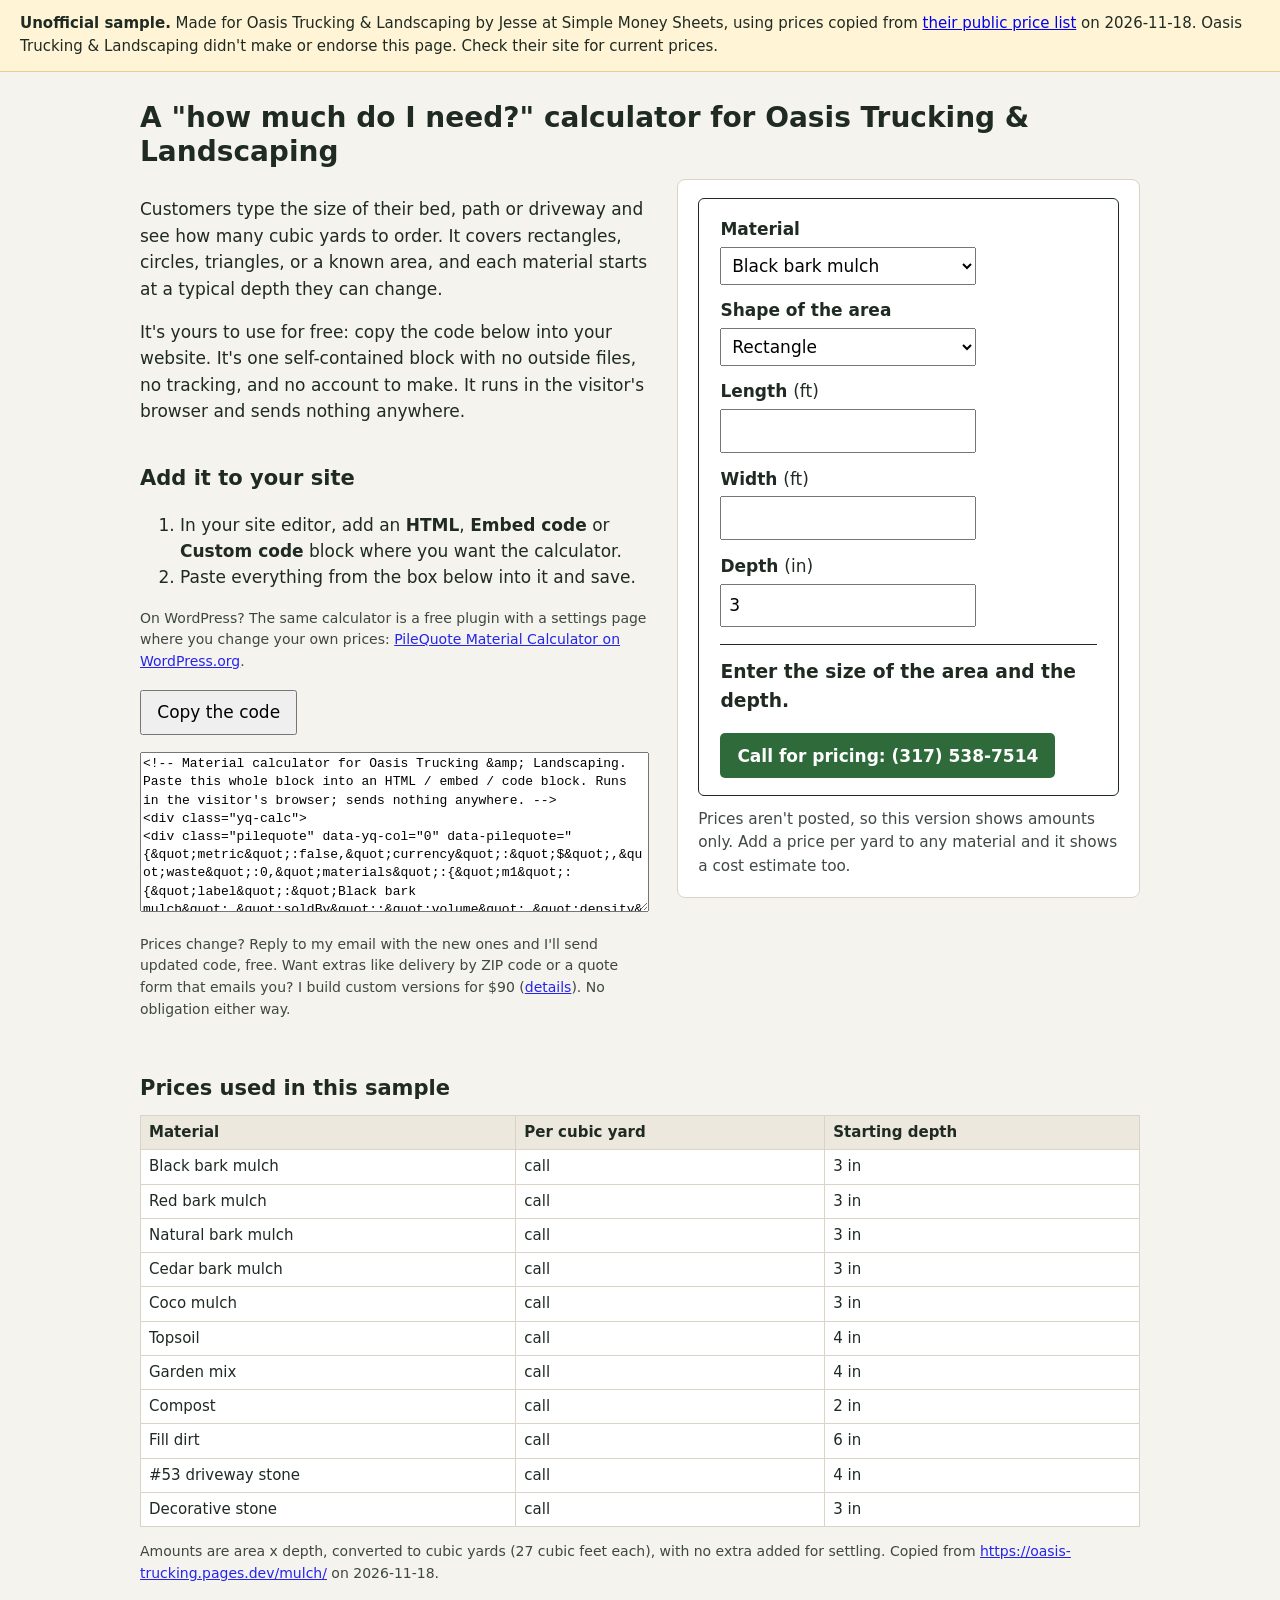
<file: samples/oasis/index.html>
<!doctype html>
<html lang="en">
<head>
<meta charset="utf-8">
<meta name="viewport" content="width=device-width, initial-scale=1">
<meta name="robots" content="noindex, nofollow">
<title>Material calculator sample for Oasis Trucking &amp; Landscaping (unofficial)</title>
<style>
body{margin:0;font:17px/1.55 system-ui,"Segoe UI",sans-serif;color:#1f2a22;background:#f5f3ee}
.banner{background:#fff4d6;border-bottom:1px solid #e3cf8f;padding:12px 20px;font-size:15px}
main{max-width:1000px;margin:0 auto;padding:24px 20px 48px}
h1{font-size:28px;line-height:1.2;margin:.2em 0 .4em}
h2{font-size:21px;margin:1.8em 0 .5em}
.grid{display:grid;grid-template-columns:1.1fr 1fr;gap:28px;align-items:start}
@media (max-width:780px){.grid{grid-template-columns:1fr}}
.card{background:#fff;border:1px solid #d9d4c7;border-radius:8px;padding:18px 20px}
textarea{width:100%;box-sizing:border-box;height:160px;font:13px/1.4 ui-monospace,Consolas,monospace}
table{border-collapse:collapse;width:100%;font-size:15px;background:#fff}
th,td{border:1px solid #d9d4c7;padding:5px 8px;text-align:left}
th{background:#ece8dd}
.small{font-size:14px;opacity:.85}
button{font:inherit;padding:.45em .9em;cursor:pointer}
</style>
</head>
<body>
<div class="banner"><strong>Unofficial sample.</strong> Made for Oasis Trucking &amp; Landscaping by Jesse at Simple Money Sheets, using prices copied from
<a href="https://oasis-trucking.pages.dev/mulch/">their public price list</a> on 2026-11-18. Oasis Trucking &amp; Landscaping didn't make or endorse this page. Check their site for current prices.</div>
<main>
<h1>A "how much do I need?" calculator for Oasis Trucking &amp; Landscaping</h1>
<div class="grid">
<section>
<p>Customers type the size of their bed, path or driveway and see how many cubic yards to order. It covers rectangles, circles, triangles, or a known area, and each material starts at a typical depth they can change.</p>
<p>It's yours to use for free: copy the code below into your website. It's one self-contained block with no outside files, no tracking, and no account to make. It runs in the visitor's browser and sends nothing anywhere.</p>
<h2>Add it to your site</h2>
<ol>
<li>In your site editor, add an <strong>HTML</strong>, <strong>Embed code</strong> or <strong>Custom code</strong> block where you want the calculator.</li>
<li>Paste everything from the box below into it and save.</li>
</ol>
<p class="small">On WordPress? The same calculator is a free plugin with a settings page where you change your own prices: <a href="https://wordpress.org/plugins/pilequote-material-calculator/">PileQuote Material Calculator on WordPress.org</a>.</p>
<p><button type="button" id="copy">Copy the code</button> <span id="copied" class="small" aria-live="polite"></span></p>
<textarea id="code" readonly aria-label="Calculator code to paste into your site">&lt;!-- Material calculator for Oasis Trucking &amp;amp; Landscaping. Paste this whole block into an HTML / embed / code block. Runs in the visitor's browser; sends nothing anywhere. --&gt;
&lt;div class=&quot;yq-calc&quot;&gt;
&lt;div class=&quot;pilequote&quot; data-yq-col=&quot;0&quot; data-pilequote=&quot;{&amp;quot;metric&amp;quot;:false,&amp;quot;currency&amp;quot;:&amp;quot;$&amp;quot;,&amp;quot;waste&amp;quot;:0,&amp;quot;materials&amp;quot;:{&amp;quot;m1&amp;quot;:{&amp;quot;label&amp;quot;:&amp;quot;Black bark mulch&amp;quot;,&amp;quot;soldBy&amp;quot;:&amp;quot;volume&amp;quot;,&amp;quot;density&amp;quot;:0,&amp;quot;price&amp;quot;:0,&amp;quot;step&amp;quot;:0,&amp;quot;min&amp;quot;:0,&amp;quot;depth&amp;quot;:3,&amp;quot;bags&amp;quot;:false},&amp;quot;m2&amp;quot;:{&amp;quot;label&amp;quot;:&amp;quot;Red bark mulch&amp;quot;,&amp;quot;soldBy&amp;quot;:&amp;quot;volume&amp;quot;,&amp;quot;density&amp;quot;:0,&amp;quot;price&amp;quot;:0,&amp;quot;step&amp;quot;:0,&amp;quot;min&amp;quot;:0,&amp;quot;depth&amp;quot;:3,&amp;quot;bags&amp;quot;:false},&amp;quot;m3&amp;quot;:{&amp;quot;label&amp;quot;:&amp;quot;Natural bark mulch&amp;quot;,&amp;quot;soldBy&amp;quot;:&amp;quot;volume&amp;quot;,&amp;quot;density&amp;quot;:0,&amp;quot;price&amp;quot;:0,&amp;quot;step&amp;quot;:0,&amp;quot;min&amp;quot;:0,&amp;quot;depth&amp;quot;:3,&amp;quot;bags&amp;quot;:false},&amp;quot;m4&amp;quot;:{&amp;quot;label&amp;quot;:&amp;quot;Cedar bark mulch&amp;quot;,&amp;quot;soldBy&amp;quot;:&amp;quot;volume&amp;quot;,&amp;quot;density&amp;quot;:0,&amp;quot;price&amp;quot;:0,&amp;quot;step&amp;quot;:0,&amp;quot;min&amp;quot;:0,&amp;quot;depth&amp;quot;:3,&amp;quot;bags&amp;quot;:false},&amp;quot;m5&amp;quot;:{&amp;quot;label&amp;quot;:&amp;quot;Coco mulch&amp;quot;,&amp;quot;soldBy&amp;quot;:&amp;quot;volume&amp;quot;,&amp;quot;density&amp;quot;:0,&amp;quot;price&amp;quot;:0,&amp;quot;step&amp;quot;:0,&amp;quot;min&amp;quot;:0,&amp;quot;depth&amp;quot;:3,&amp;quot;bags&amp;quot;:false},&amp;quot;m6&amp;quot;:{&amp;quot;label&amp;quot;:&amp;quot;Topsoil&amp;quot;,&amp;quot;soldBy&amp;quot;:&amp;quot;volume&amp;quot;,&amp;quot;density&amp;quot;:0,&amp;quot;price&amp;quot;:0,&amp;quot;step&amp;quot;:0,&amp;quot;min&amp;quot;:0,&amp;quot;depth&amp;quot;:4,&amp;quot;bags&amp;quot;:false},&amp;quot;m7&amp;quot;:{&amp;quot;label&amp;quot;:&amp;quot;Garden mix&amp;quot;,&amp;quot;soldBy&amp;quot;:&amp;quot;volume&amp;quot;,&amp;quot;density&amp;quot;:0,&amp;quot;price&amp;quot;:0,&amp;quot;step&amp;quot;:0,&amp;quot;min&amp;quot;:0,&amp;quot;depth&amp;quot;:4,&amp;quot;bags&amp;quot;:false},&amp;quot;m8&amp;quot;:{&amp;quot;label&amp;quot;:&amp;quot;Compost&amp;quot;,&amp;quot;soldBy&amp;quot;:&amp;quot;volume&amp;quot;,&amp;quot;density&amp;quot;:0,&amp;quot;price&amp;quot;:0,&amp;quot;step&amp;quot;:0,&amp;quot;min&amp;quot;:0,&amp;quot;depth&amp;quot;:2,&amp;quot;bags&amp;quot;:false},&amp;quot;m9&amp;quot;:{&amp;quot;label&amp;quot;:&amp;quot;Fill dirt&amp;quot;,&amp;quot;soldBy&amp;quot;:&amp;quot;volume&amp;quot;,&amp;quot;density&amp;quot;:0,&amp;quot;price&amp;quot;:0,&amp;quot;step&amp;quot;:0,&amp;quot;min&amp;quot;:0,&amp;quot;depth&amp;quot;:6,&amp;quot;bags&amp;quot;:false},&amp;quot;m10&amp;quot;:{&amp;quot;label&amp;quot;:&amp;quot;#53 driveway stone&amp;quot;,&amp;quot;soldBy&amp;quot;:&amp;quot;volume&amp;quot;,&amp;quot;density&amp;quot;:0,&amp;quot;price&amp;quot;:0,&amp;quot;step&amp;quot;:0,&amp;quot;min&amp;quot;:0,&amp;quot;depth&amp;quot;:4,&amp;quot;bags&amp;quot;:false},&amp;quot;m11&amp;quot;:{&amp;quot;label&amp;quot;:&amp;quot;Decorative stone&amp;quot;,&amp;quot;soldBy&amp;quot;:&amp;quot;volume&amp;quot;,&amp;quot;density&amp;quot;:0,&amp;quot;price&amp;quot;:0,&amp;quot;step&amp;quot;:0,&amp;quot;min&amp;quot;:0,&amp;quot;depth&amp;quot;:3,&amp;quot;bags&amp;quot;:false}},&amp;quot;i18n&amp;quot;:{&amp;quot;yd3&amp;quot;:&amp;quot;%s cubic yards&amp;quot;,&amp;quot;m3&amp;quot;:&amp;quot;%s cubic meters&amp;quot;,&amp;quot;tons&amp;quot;:&amp;quot;%s tons&amp;quot;,&amp;quot;tonnes&amp;quot;:&amp;quot;%s tonnes&amp;quot;,&amp;quot;yd3One&amp;quot;:&amp;quot;%s cubic yard&amp;quot;,&amp;quot;m3One&amp;quot;:&amp;quot;%s cubic meter&amp;quot;,&amp;quot;tonsOne&amp;quot;:&amp;quot;%s ton&amp;quot;,&amp;quot;tonnesOne&amp;quot;:&amp;quot;%s tonne&amp;quot;,&amp;quot;need&amp;quot;:&amp;quot;You need about %s.&amp;quot;,&amp;quot;needBoth&amp;quot;:&amp;quot;You need about %1$s (%2$s).&amp;quot;,&amp;quot;weighs&amp;quot;:&amp;quot;That is about %s of material.&amp;quot;,&amp;quot;waste&amp;quot;:&amp;quot;Includes %s%% extra for waste and settling.&amp;quot;,&amp;quot;order&amp;quot;:&amp;quot;Order %s.&amp;quot;,&amp;quot;stepNote&amp;quot;:&amp;quot;(We sell in steps of %s.)&amp;quot;,&amp;quot;minNote&amp;quot;:&amp;quot;(Minimum order: %s.)&amp;quot;,&amp;quot;cost&amp;quot;:&amp;quot;Estimated cost: %1$s at %2$s per %3$s, before delivery and tax.&amp;quot;,&amp;quot;unitYd3&amp;quot;:&amp;quot;cubic yard&amp;quot;,&amp;quot;unitM3&amp;quot;:&amp;quot;cubic meter&amp;quot;,&amp;quot;unitTon&amp;quot;:&amp;quot;ton&amp;quot;,&amp;quot;unitT&amp;quot;:&amp;quot;tonne&amp;quot;,&amp;quot;bag&amp;quot;:&amp;quot;%1$s bags of %2$s lb premix&amp;quot;,&amp;quot;bagsHead&amp;quot;:&amp;quot;Or in bags:&amp;quot;,&amp;quot;empty&amp;quot;:&amp;quot;Enter the size of the area and the depth.&amp;quot;}}&quot;&gt;
&lt;form class=&quot;pilequote-form&quot; novalidate&gt;
&lt;p class=&quot;pilequote-field&quot;&gt;&lt;label for=&quot;yq-oasis-1-material&quot;&gt;Material&lt;/label&gt;
&lt;select id=&quot;yq-oasis-1-material&quot; name=&quot;material&quot;&gt;
&lt;optgroup label=&quot;Mulch&quot;&gt;
&lt;option value=&quot;m1&quot;&gt;Black bark mulch&lt;/option&gt;
&lt;option value=&quot;m2&quot;&gt;Red bark mulch&lt;/option&gt;
&lt;option value=&quot;m3&quot;&gt;Natural bark mulch&lt;/option&gt;
&lt;option value=&quot;m4&quot;&gt;Cedar bark mulch&lt;/option&gt;
&lt;option value=&quot;m5&quot;&gt;Coco mulch&lt;/option&gt;
&lt;/optgroup&gt;
&lt;optgroup label=&quot;Dirt and soil&quot;&gt;
&lt;option value=&quot;m6&quot;&gt;Topsoil&lt;/option&gt;
&lt;option value=&quot;m7&quot;&gt;Garden mix&lt;/option&gt;
&lt;option value=&quot;m8&quot;&gt;Compost&lt;/option&gt;
&lt;option value=&quot;m9&quot;&gt;Fill dirt&lt;/option&gt;
&lt;/optgroup&gt;
&lt;optgroup label=&quot;Rock and stone&quot;&gt;
&lt;option value=&quot;m10&quot;&gt;#53 driveway stone&lt;/option&gt;
&lt;option value=&quot;m11&quot;&gt;Decorative stone&lt;/option&gt;
&lt;/optgroup&gt;
&lt;/select&gt;&lt;/p&gt;
&lt;p class=&quot;pilequote-field&quot;&gt;&lt;label for=&quot;yq-oasis-1-shape&quot;&gt;Shape of the area&lt;/label&gt;
&lt;select id=&quot;yq-oasis-1-shape&quot; name=&quot;shape&quot;&gt;
&lt;option value=&quot;rect&quot;&gt;Rectangle&lt;/option&gt;
&lt;option value=&quot;circle&quot;&gt;Circle&lt;/option&gt;
&lt;option value=&quot;triangle&quot;&gt;Triangle&lt;/option&gt;
&lt;option value=&quot;area&quot;&gt;I know the area&lt;/option&gt;
&lt;/select&gt;&lt;/p&gt;
&lt;p class=&quot;pilequote-field&quot; data-field=&quot;length&quot;&gt;&lt;label for=&quot;yq-oasis-1-length&quot;&gt;Length &lt;span class=&quot;pilequote-unit&quot;&gt;(ft)&lt;/span&gt;&lt;/label&gt; &lt;input type=&quot;number&quot; inputmode=&quot;decimal&quot; min=&quot;0&quot; step=&quot;any&quot; id=&quot;yq-oasis-1-length&quot; name=&quot;length&quot; value=&quot;&quot;&gt;&lt;/p&gt;&lt;p class=&quot;pilequote-field&quot; data-field=&quot;width&quot;&gt;&lt;label for=&quot;yq-oasis-1-width&quot;&gt;Width &lt;span class=&quot;pilequote-unit&quot;&gt;(ft)&lt;/span&gt;&lt;/label&gt; &lt;input type=&quot;number&quot; inputmode=&quot;decimal&quot; min=&quot;0&quot; step=&quot;any&quot; id=&quot;yq-oasis-1-width&quot; name=&quot;width&quot; value=&quot;&quot;&gt;&lt;/p&gt;&lt;p class=&quot;pilequote-field&quot; data-field=&quot;diameter&quot;&gt;&lt;label for=&quot;yq-oasis-1-diameter&quot;&gt;Diameter &lt;span class=&quot;pilequote-unit&quot;&gt;(ft)&lt;/span&gt;&lt;/label&gt; &lt;input type=&quot;number&quot; inputmode=&quot;decimal&quot; min=&quot;0&quot; step=&quot;any&quot; id=&quot;yq-oasis-1-diameter&quot; name=&quot;diameter&quot; value=&quot;&quot;&gt;&lt;/p&gt;&lt;p class=&quot;pilequote-field&quot; data-field=&quot;base&quot;&gt;&lt;label for=&quot;yq-oasis-1-base&quot;&gt;Base &lt;span class=&quot;pilequote-unit&quot;&gt;(ft)&lt;/span&gt;&lt;/label&gt; &lt;input type=&quot;number&quot; inputmode=&quot;decimal&quot; min=&quot;0&quot; step=&quot;any&quot; id=&quot;yq-oasis-1-base&quot; name=&quot;base&quot; value=&quot;&quot;&gt;&lt;/p&gt;&lt;p class=&quot;pilequote-field&quot; data-field=&quot;height&quot;&gt;&lt;label for=&quot;yq-oasis-1-height&quot;&gt;Height (base to tip) &lt;span class=&quot;pilequote-unit&quot;&gt;(ft)&lt;/span&gt;&lt;/label&gt; &lt;input type=&quot;number&quot; inputmode=&quot;decimal&quot; min=&quot;0&quot; step=&quot;any&quot; id=&quot;yq-oasis-1-height&quot; name=&quot;height&quot; value=&quot;&quot;&gt;&lt;/p&gt;&lt;p class=&quot;pilequote-field&quot; data-field=&quot;area&quot;&gt;&lt;label for=&quot;yq-oasis-1-area&quot;&gt;Area &lt;span class=&quot;pilequote-unit&quot;&gt;(sq ft)&lt;/span&gt;&lt;/label&gt; &lt;input type=&quot;number&quot; inputmode=&quot;decimal&quot; min=&quot;0&quot; step=&quot;any&quot; id=&quot;yq-oasis-1-area&quot; name=&quot;area&quot; value=&quot;&quot;&gt;&lt;/p&gt;&lt;p class=&quot;pilequote-field&quot; data-field=&quot;depth&quot;&gt;&lt;label for=&quot;yq-oasis-1-depth&quot;&gt;Depth &lt;span class=&quot;pilequote-unit&quot;&gt;(in)&lt;/span&gt;&lt;/label&gt; &lt;input type=&quot;number&quot; inputmode=&quot;decimal&quot; min=&quot;0&quot; step=&quot;any&quot; id=&quot;yq-oasis-1-depth&quot; name=&quot;depth&quot; value=&quot;3&quot;&gt;&lt;/p&gt;
&lt;/form&gt;
&lt;div class=&quot;pilequote-result&quot; aria-live=&quot;polite&quot;&gt;&lt;p&gt;Enter the size of the area and the depth.&lt;/p&gt;&lt;/div&gt;
&lt;p class=&quot;pilequote-quote&quot;&gt;&lt;a class=&quot;yq-button&quot; href=&quot;tel:+13175387514&quot;&gt;Call for pricing: (317) 538-7514&lt;/a&gt;&lt;/p&gt;
&lt;noscript&gt;&lt;p&gt;This calculator needs JavaScript.&lt;/p&gt;&lt;/noscript&gt;
&lt;/div&gt;
&lt;p class=&quot;yq-note&quot;&gt;Prices aren't posted, so this version shows amounts only. Add a price per yard to any material and it shows a cost estimate too.&lt;/p&gt;
&lt;style&gt;
/* PileQuote Material Calculator: minimal styles that inherit the theme's fonts and colors. */
.pilequote { max-width: 32rem; margin: 1.5em 0; padding: 1em 1.25em; border: 1px solid currentColor; border-radius: 6px; }
.pilequote-form { margin: 0; }
.pilequote-field { margin: 0 0 0.75em; }
.pilequote-field label { display: block; font-weight: 600; margin-bottom: 0.25em; }
.pilequote-unit { font-weight: 400; }
.pilequote-field input, .pilequote-field select { width: 100%; max-width: 16rem; box-sizing: border-box; font: inherit; padding: 0.4em; }
.pilequote-field[hidden] { display: none; }
.pilequote-title { font-weight: 700; font-size: 1.1em; margin: 0 0 0.75em; }
.pilequote-result { margin-top: 1em; padding-top: 0.75em; border-top: 1px solid currentColor; }
.pilequote-result p { margin: 0 0 0.4em; }
.pilequote-result p:first-child { font-weight: 700; font-size: 1.1em; }
.pilequote-quote { margin: 1em 0 0; }
.yq-calc{font:inherit;color:inherit}
.yq-calc .pilequote{margin:0}
.yq-calc .pilequote[hidden]{display:none}
.yq-where{margin:0 0 .75em}.yq-where label{display:block;font-weight:600;margin-bottom:.25em}
.yq-where select{font:inherit;padding:.4em;width:100%;max-width:16rem}
.yq-button{display:inline-block;padding:.55em 1em;border-radius:5px;background:#2f6b3a;color:#fff!important;text-decoration:none;font-weight:600}
.yq-note{font-size:.9em;margin:.75em 0 0;opacity:.85}
&lt;/style&gt;
&lt;script&gt;
/* PileQuote Material Calculator: math and form wiring. Runs only in the visitor's browser; sends nothing anywhere.
 * Imperial: lengths in feet, depth in inches, volume in cubic yards (27 cu ft), weight in short tons.
 * Metric: lengths in meters, depth in centimeters, volume in cubic meters, weight in tonnes.
 * Concrete bag yields: QUIKRETE Concrete Mix (No. 1101) data sheet (40 lb 0.30, 60 lb 0.45, 80 lb 0.60 cu ft). */
(function (root) {
	'use strict';

	var FT3_PER_YD3 = 27;
	var BAGS = [ { lb: 40, ft3: 0.30 }, { lb: 60, ft3: 0.45 }, { lb: 80, ft3: 0.60 } ];

	function pos(x) {
		x = typeof x === 'string' ? parseFloat(x) : x;
		return isFinite(x) &amp;&amp; x &gt; 0 ? x : 0;
	}

	// Area in square feet (imperial) or square meters (metric).
	function area(shape, d) {
		switch (shape) {
			case 'circle': return Math.PI * Math.pow(pos(d.diameter) / 2, 2);
			case 'triangle': return pos(d.base) * pos(d.height) / 2;
			case 'area': return pos(d.area);
			default: return pos(d.length) * pos(d.width);
		}
	}

	// Rounds up to a multiple of step; a small tolerance keeps exact multiples from rounding up on float error.
	function roundUp(q, step) {
		if (!(step &gt; 0)) return q;
		return Math.ceil(q / step - 1e-9) * step;
	}

	/* One result. m = { soldBy, density, price, step, min, bags }, d = dimensions (strings or numbers).
	 * Returns volume (yd3 or m3, with waste), weight (tons or tonnes, if density is set), qty (in the unit sold),
	 * order (qty rounded up to the step and raised to the minimum), cost (order x price, or 0), and bags (concrete). */
	function calc(opts) {
		var metric = !!opts.metric, m = opts.material, d = opts.dims;
		var a = area(opts.shape, d);
		var depth = pos(d.depth);
		var waste = 1 + pos(opts.waste) / 100;
		var raw = metric ? a * depth / 100 : a * depth / 12 / FT3_PER_YD3;
		var volume = raw * waste;
		var weight = pos(m.density) ? volume * m.density : 0;
		var byWeight = m.soldBy === 'weight' &amp;&amp; weight &gt; 0;
		var qty = byWeight ? weight : volume;
		var order = 0;
		if (qty &gt; 0) {
			order = Math.max(roundUp(qty, pos(m.step)), pos(m.min));
		}
		var ft3 = metric ? 0 : volume * FT3_PER_YD3;
		var bags = m.bags &amp;&amp; ft3 &gt; 0 ? BAGS.map(function (b) {
			return { lb: b.lb, count: Math.ceil(ft3 / b.ft3 - 1e-9) };
		}) : [];
		return {
			area: a, volume: volume, weight: weight, byWeight: byWeight, qty: qty, order: order,
			cost: pos(m.price) &amp;&amp; order ? order * m.price : 0, bags: bags,
		};
	}

	// Plain number for display: up to 2 decimals, trailing zeros dropped (3.10 -&gt; 3.1, 4.00 -&gt; 4).
	function num(x) {
		var r = Math.round(x * 100) / 100;
		return (r.toFixed(2)).replace(/\.?0+$/, '');
	}
	function money(cur, x) {
		return cur + (Math.round(x * 100) / 100).toFixed(2).replace(/\B(?=(\d{3})+(?!\d))/g, ',');
	}
	function fmt(s) {
		var args = Array.prototype.slice.call(arguments, 1), i = 0;
		return s.replace(/%(\d)\$s|%s|%%/g, function (all, n) {
			if (all === '%%') return '%';
			return String(n ? args[n - 1] : args[i++]);
		});
	}

	// &quot;1 cubic yard&quot; / &quot;2.5 cubic yards&quot;: the singular string is used when the amount shows as exactly 1.
	function amount(t, unit, x) {
		var n = num(x);
		return fmt(n === '1' &amp;&amp; t[unit + 'One'] ? t[unit + 'One'] : t[unit], n);
	}

	// Result text lines for one calculation (used by the page and by the tests).
	function describe(cfg, key, r) {
		var t = cfg.i18n, m = cfg.materials[key], metric = cfg.metric;
		if (!(r.volume &gt; 0)) return [ t.empty ];
		var vol = amount(t, metric ? 'm3' : 'yd3', r.volume);
		var wt = r.weight ? amount(t, metric ? 'tonnes' : 'tons', r.weight) : '';
		var lines = [];
		if (r.byWeight) {
			lines.push(fmt(t.needBoth, wt, vol));
		} else {
			lines.push(fmt(t.need, vol));
			if (wt) lines.push(fmt(t.weighs, wt));
		}
		if (pos(cfg.waste)) lines.push(fmt(t.waste, num(cfg.waste)));
		var unit = r.byWeight ? (metric ? 'tonnes' : 'tons') : (metric ? 'm3' : 'yd3');
		if (r.order !== r.qty) {
			var o = fmt(t.order, amount(t, unit, r.order));
			if (pos(m.min) &amp;&amp; r.order === m.min &amp;&amp; roundUp(r.qty, pos(m.step)) &lt; m.min) {
				o += ' ' + fmt(t.minNote, amount(t, unit, m.min));
			} else if (pos(m.step)) {
				o += ' ' + fmt(t.stepNote, num(m.step));
			}
			lines.push(o);
		}
		if (r.cost) {
			var unitName = r.byWeight ? (metric ? t.unitT : t.unitTon) : (metric ? t.unitM3 : t.unitYd3);
			lines.push(fmt(t.cost, money(cfg.currency, r.cost), money(cfg.currency, m.price), unitName));
		}
		if (r.bags.length) {
			lines.push(t.bagsHead + ' ' + r.bags.map(function (b) { return fmt(t.bag, b.count, b.lb); }).join(', ') + '.');
		}
		return lines;
	}

	var FIELDS = { rect: [ 'length', 'width' ], circle: [ 'diameter' ], triangle: [ 'base', 'height' ], area: [ 'area' ] };

	function setup(el) {
		var cfg;
		try { cfg = JSON.parse(el.getAttribute('data-pilequote')); } catch (e) { return; }
		var form = el.querySelector('form'), out = el.querySelector('.pilequote-result');
		// Look inputs up by name: form.elements.length is the element count, not the &quot;length&quot; field.
		var input = function (name) { return form.querySelector('[name=&quot;' + name + '&quot;]'); };
		var lastKey = input('material').value;

		function update(ev) {
			var key = input('material').value, shape = input('shape').value;
			var depthInput = input('depth');
			// A new material brings its usual depth, unless the visitor typed their own.
			if (ev &amp;&amp; ev.target === input('material') &amp;&amp; key !== lastKey) {
				if (!depthInput.value || pos(depthInput.value) === cfg.materials[lastKey].depth) {
					depthInput.value = cfg.materials[key].depth ? String(cfg.materials[key].depth) : '';
				}
				lastKey = key;
			}
			Object.keys(FIELDS).forEach(function (s) {
				FIELDS[s].forEach(function (f) {
					var p = el.querySelector('[data-field=&quot;' + f + '&quot;]');
					if (p) p.hidden = FIELDS[shape].indexOf(f) &lt; 0;
				});
			});
			var dims = { depth: depthInput.value };
			FIELDS[shape].forEach(function (f) { dims[f] = input(f).value; });
			var r = calc({ metric: cfg.metric, material: cfg.materials[key], shape: shape, dims: dims, waste: cfg.waste });
			out.textContent = '';
			describe(cfg, key, r).forEach(function (line) {
				var p = document.createElement('p');
				p.textContent = line;
				out.appendChild(p);
			});
		}
		form.addEventListener('input', update);
		form.addEventListener('change', update);
		form.addEventListener('submit', function (e) { e.preventDefault(); update(); });
		update();
	}

	var api = { area: area, calc: calc, describe: describe, num: num, money: money, fmt: fmt, roundUp: roundUp, BAGS: BAGS, setup: setup };
	if (typeof module !== 'undefined' &amp;&amp; module.exports) {
		module.exports = api;
	} else {
		root.PileQuote = api;
		var start = function () {
			var els = document.querySelectorAll('[data-pilequote]');
			for (var i = 0; i &lt; els.length; i++) setup(els[i]);
		};
		if (document.readyState === 'loading') document.addEventListener('DOMContentLoaded', start); else start();
	}
})(this);
&lt;/script&gt;
&lt;/div&gt;
</textarea>
<p class="small">Prices change? Reply to my email with the new ones and I'll send updated code, free. Want extras like delivery by ZIP code or a quote form that emails you?
I build custom versions for $90 (<a href="https://jamccormick.gumroad.com/l/custom-website-calculator">details</a>). No obligation either way.</p>
</section>
<section class="card">
<!-- Material calculator for Oasis Trucking &amp; Landscaping. Paste this whole block into an HTML / embed / code block. Runs in the visitor's browser; sends nothing anywhere. -->
<div class="yq-calc">
<div class="pilequote" data-yq-col="0" data-pilequote="{&quot;metric&quot;:false,&quot;currency&quot;:&quot;$&quot;,&quot;waste&quot;:0,&quot;materials&quot;:{&quot;m1&quot;:{&quot;label&quot;:&quot;Black bark mulch&quot;,&quot;soldBy&quot;:&quot;volume&quot;,&quot;density&quot;:0,&quot;price&quot;:0,&quot;step&quot;:0,&quot;min&quot;:0,&quot;depth&quot;:3,&quot;bags&quot;:false},&quot;m2&quot;:{&quot;label&quot;:&quot;Red bark mulch&quot;,&quot;soldBy&quot;:&quot;volume&quot;,&quot;density&quot;:0,&quot;price&quot;:0,&quot;step&quot;:0,&quot;min&quot;:0,&quot;depth&quot;:3,&quot;bags&quot;:false},&quot;m3&quot;:{&quot;label&quot;:&quot;Natural bark mulch&quot;,&quot;soldBy&quot;:&quot;volume&quot;,&quot;density&quot;:0,&quot;price&quot;:0,&quot;step&quot;:0,&quot;min&quot;:0,&quot;depth&quot;:3,&quot;bags&quot;:false},&quot;m4&quot;:{&quot;label&quot;:&quot;Cedar bark mulch&quot;,&quot;soldBy&quot;:&quot;volume&quot;,&quot;density&quot;:0,&quot;price&quot;:0,&quot;step&quot;:0,&quot;min&quot;:0,&quot;depth&quot;:3,&quot;bags&quot;:false},&quot;m5&quot;:{&quot;label&quot;:&quot;Coco mulch&quot;,&quot;soldBy&quot;:&quot;volume&quot;,&quot;density&quot;:0,&quot;price&quot;:0,&quot;step&quot;:0,&quot;min&quot;:0,&quot;depth&quot;:3,&quot;bags&quot;:false},&quot;m6&quot;:{&quot;label&quot;:&quot;Topsoil&quot;,&quot;soldBy&quot;:&quot;volume&quot;,&quot;density&quot;:0,&quot;price&quot;:0,&quot;step&quot;:0,&quot;min&quot;:0,&quot;depth&quot;:4,&quot;bags&quot;:false},&quot;m7&quot;:{&quot;label&quot;:&quot;Garden mix&quot;,&quot;soldBy&quot;:&quot;volume&quot;,&quot;density&quot;:0,&quot;price&quot;:0,&quot;step&quot;:0,&quot;min&quot;:0,&quot;depth&quot;:4,&quot;bags&quot;:false},&quot;m8&quot;:{&quot;label&quot;:&quot;Compost&quot;,&quot;soldBy&quot;:&quot;volume&quot;,&quot;density&quot;:0,&quot;price&quot;:0,&quot;step&quot;:0,&quot;min&quot;:0,&quot;depth&quot;:2,&quot;bags&quot;:false},&quot;m9&quot;:{&quot;label&quot;:&quot;Fill dirt&quot;,&quot;soldBy&quot;:&quot;volume&quot;,&quot;density&quot;:0,&quot;price&quot;:0,&quot;step&quot;:0,&quot;min&quot;:0,&quot;depth&quot;:6,&quot;bags&quot;:false},&quot;m10&quot;:{&quot;label&quot;:&quot;#53 driveway stone&quot;,&quot;soldBy&quot;:&quot;volume&quot;,&quot;density&quot;:0,&quot;price&quot;:0,&quot;step&quot;:0,&quot;min&quot;:0,&quot;depth&quot;:4,&quot;bags&quot;:false},&quot;m11&quot;:{&quot;label&quot;:&quot;Decorative stone&quot;,&quot;soldBy&quot;:&quot;volume&quot;,&quot;density&quot;:0,&quot;price&quot;:0,&quot;step&quot;:0,&quot;min&quot;:0,&quot;depth&quot;:3,&quot;bags&quot;:false}},&quot;i18n&quot;:{&quot;yd3&quot;:&quot;%s cubic yards&quot;,&quot;m3&quot;:&quot;%s cubic meters&quot;,&quot;tons&quot;:&quot;%s tons&quot;,&quot;tonnes&quot;:&quot;%s tonnes&quot;,&quot;yd3One&quot;:&quot;%s cubic yard&quot;,&quot;m3One&quot;:&quot;%s cubic meter&quot;,&quot;tonsOne&quot;:&quot;%s ton&quot;,&quot;tonnesOne&quot;:&quot;%s tonne&quot;,&quot;need&quot;:&quot;You need about %s.&quot;,&quot;needBoth&quot;:&quot;You need about %1$s (%2$s).&quot;,&quot;weighs&quot;:&quot;That is about %s of material.&quot;,&quot;waste&quot;:&quot;Includes %s%% extra for waste and settling.&quot;,&quot;order&quot;:&quot;Order %s.&quot;,&quot;stepNote&quot;:&quot;(We sell in steps of %s.)&quot;,&quot;minNote&quot;:&quot;(Minimum order: %s.)&quot;,&quot;cost&quot;:&quot;Estimated cost: %1$s at %2$s per %3$s, before delivery and tax.&quot;,&quot;unitYd3&quot;:&quot;cubic yard&quot;,&quot;unitM3&quot;:&quot;cubic meter&quot;,&quot;unitTon&quot;:&quot;ton&quot;,&quot;unitT&quot;:&quot;tonne&quot;,&quot;bag&quot;:&quot;%1$s bags of %2$s lb premix&quot;,&quot;bagsHead&quot;:&quot;Or in bags:&quot;,&quot;empty&quot;:&quot;Enter the size of the area and the depth.&quot;}}">
<form class="pilequote-form" novalidate>
<p class="pilequote-field"><label for="yq-oasis-1-material">Material</label>
<select id="yq-oasis-1-material" name="material">
<optgroup label="Mulch">
<option value="m1">Black bark mulch</option>
<option value="m2">Red bark mulch</option>
<option value="m3">Natural bark mulch</option>
<option value="m4">Cedar bark mulch</option>
<option value="m5">Coco mulch</option>
</optgroup>
<optgroup label="Dirt and soil">
<option value="m6">Topsoil</option>
<option value="m7">Garden mix</option>
<option value="m8">Compost</option>
<option value="m9">Fill dirt</option>
</optgroup>
<optgroup label="Rock and stone">
<option value="m10">#53 driveway stone</option>
<option value="m11">Decorative stone</option>
</optgroup>
</select></p>
<p class="pilequote-field"><label for="yq-oasis-1-shape">Shape of the area</label>
<select id="yq-oasis-1-shape" name="shape">
<option value="rect">Rectangle</option>
<option value="circle">Circle</option>
<option value="triangle">Triangle</option>
<option value="area">I know the area</option>
</select></p>
<p class="pilequote-field" data-field="length"><label for="yq-oasis-1-length">Length <span class="pilequote-unit">(ft)</span></label> <input type="number" inputmode="decimal" min="0" step="any" id="yq-oasis-1-length" name="length" value=""></p><p class="pilequote-field" data-field="width"><label for="yq-oasis-1-width">Width <span class="pilequote-unit">(ft)</span></label> <input type="number" inputmode="decimal" min="0" step="any" id="yq-oasis-1-width" name="width" value=""></p><p class="pilequote-field" data-field="diameter"><label for="yq-oasis-1-diameter">Diameter <span class="pilequote-unit">(ft)</span></label> <input type="number" inputmode="decimal" min="0" step="any" id="yq-oasis-1-diameter" name="diameter" value=""></p><p class="pilequote-field" data-field="base"><label for="yq-oasis-1-base">Base <span class="pilequote-unit">(ft)</span></label> <input type="number" inputmode="decimal" min="0" step="any" id="yq-oasis-1-base" name="base" value=""></p><p class="pilequote-field" data-field="height"><label for="yq-oasis-1-height">Height (base to tip) <span class="pilequote-unit">(ft)</span></label> <input type="number" inputmode="decimal" min="0" step="any" id="yq-oasis-1-height" name="height" value=""></p><p class="pilequote-field" data-field="area"><label for="yq-oasis-1-area">Area <span class="pilequote-unit">(sq ft)</span></label> <input type="number" inputmode="decimal" min="0" step="any" id="yq-oasis-1-area" name="area" value=""></p><p class="pilequote-field" data-field="depth"><label for="yq-oasis-1-depth">Depth <span class="pilequote-unit">(in)</span></label> <input type="number" inputmode="decimal" min="0" step="any" id="yq-oasis-1-depth" name="depth" value="3"></p>
</form>
<div class="pilequote-result" aria-live="polite"><p>Enter the size of the area and the depth.</p></div>
<p class="pilequote-quote"><a class="yq-button" href="tel:+13175387514">Call for pricing: (317) 538-7514</a></p>
<noscript><p>This calculator needs JavaScript.</p></noscript>
</div>
<p class="yq-note">Prices aren't posted, so this version shows amounts only. Add a price per yard to any material and it shows a cost estimate too.</p>
<style>
/* PileQuote Material Calculator: minimal styles that inherit the theme's fonts and colors. */
.pilequote { max-width: 32rem; margin: 1.5em 0; padding: 1em 1.25em; border: 1px solid currentColor; border-radius: 6px; }
.pilequote-form { margin: 0; }
.pilequote-field { margin: 0 0 0.75em; }
.pilequote-field label { display: block; font-weight: 600; margin-bottom: 0.25em; }
.pilequote-unit { font-weight: 400; }
.pilequote-field input, .pilequote-field select { width: 100%; max-width: 16rem; box-sizing: border-box; font: inherit; padding: 0.4em; }
.pilequote-field[hidden] { display: none; }
.pilequote-title { font-weight: 700; font-size: 1.1em; margin: 0 0 0.75em; }
.pilequote-result { margin-top: 1em; padding-top: 0.75em; border-top: 1px solid currentColor; }
.pilequote-result p { margin: 0 0 0.4em; }
.pilequote-result p:first-child { font-weight: 700; font-size: 1.1em; }
.pilequote-quote { margin: 1em 0 0; }
.yq-calc{font:inherit;color:inherit}
.yq-calc .pilequote{margin:0}
.yq-calc .pilequote[hidden]{display:none}
.yq-where{margin:0 0 .75em}.yq-where label{display:block;font-weight:600;margin-bottom:.25em}
.yq-where select{font:inherit;padding:.4em;width:100%;max-width:16rem}
.yq-button{display:inline-block;padding:.55em 1em;border-radius:5px;background:#2f6b3a;color:#fff!important;text-decoration:none;font-weight:600}
.yq-note{font-size:.9em;margin:.75em 0 0;opacity:.85}
</style>
<script>
/* PileQuote Material Calculator: math and form wiring. Runs only in the visitor's browser; sends nothing anywhere.
 * Imperial: lengths in feet, depth in inches, volume in cubic yards (27 cu ft), weight in short tons.
 * Metric: lengths in meters, depth in centimeters, volume in cubic meters, weight in tonnes.
 * Concrete bag yields: QUIKRETE Concrete Mix (No. 1101) data sheet (40 lb 0.30, 60 lb 0.45, 80 lb 0.60 cu ft). */
(function (root) {
	'use strict';

	var FT3_PER_YD3 = 27;
	var BAGS = [ { lb: 40, ft3: 0.30 }, { lb: 60, ft3: 0.45 }, { lb: 80, ft3: 0.60 } ];

	function pos(x) {
		x = typeof x === 'string' ? parseFloat(x) : x;
		return isFinite(x) && x > 0 ? x : 0;
	}

	// Area in square feet (imperial) or square meters (metric).
	function area(shape, d) {
		switch (shape) {
			case 'circle': return Math.PI * Math.pow(pos(d.diameter) / 2, 2);
			case 'triangle': return pos(d.base) * pos(d.height) / 2;
			case 'area': return pos(d.area);
			default: return pos(d.length) * pos(d.width);
		}
	}

	// Rounds up to a multiple of step; a small tolerance keeps exact multiples from rounding up on float error.
	function roundUp(q, step) {
		if (!(step > 0)) return q;
		return Math.ceil(q / step - 1e-9) * step;
	}

	/* One result. m = { soldBy, density, price, step, min, bags }, d = dimensions (strings or numbers).
	 * Returns volume (yd3 or m3, with waste), weight (tons or tonnes, if density is set), qty (in the unit sold),
	 * order (qty rounded up to the step and raised to the minimum), cost (order x price, or 0), and bags (concrete). */
	function calc(opts) {
		var metric = !!opts.metric, m = opts.material, d = opts.dims;
		var a = area(opts.shape, d);
		var depth = pos(d.depth);
		var waste = 1 + pos(opts.waste) / 100;
		var raw = metric ? a * depth / 100 : a * depth / 12 / FT3_PER_YD3;
		var volume = raw * waste;
		var weight = pos(m.density) ? volume * m.density : 0;
		var byWeight = m.soldBy === 'weight' && weight > 0;
		var qty = byWeight ? weight : volume;
		var order = 0;
		if (qty > 0) {
			order = Math.max(roundUp(qty, pos(m.step)), pos(m.min));
		}
		var ft3 = metric ? 0 : volume * FT3_PER_YD3;
		var bags = m.bags && ft3 > 0 ? BAGS.map(function (b) {
			return { lb: b.lb, count: Math.ceil(ft3 / b.ft3 - 1e-9) };
		}) : [];
		return {
			area: a, volume: volume, weight: weight, byWeight: byWeight, qty: qty, order: order,
			cost: pos(m.price) && order ? order * m.price : 0, bags: bags,
		};
	}

	// Plain number for display: up to 2 decimals, trailing zeros dropped (3.10 -> 3.1, 4.00 -> 4).
	function num(x) {
		var r = Math.round(x * 100) / 100;
		return (r.toFixed(2)).replace(/\.?0+$/, '');
	}
	function money(cur, x) {
		return cur + (Math.round(x * 100) / 100).toFixed(2).replace(/\B(?=(\d{3})+(?!\d))/g, ',');
	}
	function fmt(s) {
		var args = Array.prototype.slice.call(arguments, 1), i = 0;
		return s.replace(/%(\d)\$s|%s|%%/g, function (all, n) {
			if (all === '%%') return '%';
			return String(n ? args[n - 1] : args[i++]);
		});
	}

	// "1 cubic yard" / "2.5 cubic yards": the singular string is used when the amount shows as exactly 1.
	function amount(t, unit, x) {
		var n = num(x);
		return fmt(n === '1' && t[unit + 'One'] ? t[unit + 'One'] : t[unit], n);
	}

	// Result text lines for one calculation (used by the page and by the tests).
	function describe(cfg, key, r) {
		var t = cfg.i18n, m = cfg.materials[key], metric = cfg.metric;
		if (!(r.volume > 0)) return [ t.empty ];
		var vol = amount(t, metric ? 'm3' : 'yd3', r.volume);
		var wt = r.weight ? amount(t, metric ? 'tonnes' : 'tons', r.weight) : '';
		var lines = [];
		if (r.byWeight) {
			lines.push(fmt(t.needBoth, wt, vol));
		} else {
			lines.push(fmt(t.need, vol));
			if (wt) lines.push(fmt(t.weighs, wt));
		}
		if (pos(cfg.waste)) lines.push(fmt(t.waste, num(cfg.waste)));
		var unit = r.byWeight ? (metric ? 'tonnes' : 'tons') : (metric ? 'm3' : 'yd3');
		if (r.order !== r.qty) {
			var o = fmt(t.order, amount(t, unit, r.order));
			if (pos(m.min) && r.order === m.min && roundUp(r.qty, pos(m.step)) < m.min) {
				o += ' ' + fmt(t.minNote, amount(t, unit, m.min));
			} else if (pos(m.step)) {
				o += ' ' + fmt(t.stepNote, num(m.step));
			}
			lines.push(o);
		}
		if (r.cost) {
			var unitName = r.byWeight ? (metric ? t.unitT : t.unitTon) : (metric ? t.unitM3 : t.unitYd3);
			lines.push(fmt(t.cost, money(cfg.currency, r.cost), money(cfg.currency, m.price), unitName));
		}
		if (r.bags.length) {
			lines.push(t.bagsHead + ' ' + r.bags.map(function (b) { return fmt(t.bag, b.count, b.lb); }).join(', ') + '.');
		}
		return lines;
	}

	var FIELDS = { rect: [ 'length', 'width' ], circle: [ 'diameter' ], triangle: [ 'base', 'height' ], area: [ 'area' ] };

	function setup(el) {
		var cfg;
		try { cfg = JSON.parse(el.getAttribute('data-pilequote')); } catch (e) { return; }
		var form = el.querySelector('form'), out = el.querySelector('.pilequote-result');
		// Look inputs up by name: form.elements.length is the element count, not the "length" field.
		var input = function (name) { return form.querySelector('[name="' + name + '"]'); };
		var lastKey = input('material').value;

		function update(ev) {
			var key = input('material').value, shape = input('shape').value;
			var depthInput = input('depth');
			// A new material brings its usual depth, unless the visitor typed their own.
			if (ev && ev.target === input('material') && key !== lastKey) {
				if (!depthInput.value || pos(depthInput.value) === cfg.materials[lastKey].depth) {
					depthInput.value = cfg.materials[key].depth ? String(cfg.materials[key].depth) : '';
				}
				lastKey = key;
			}
			Object.keys(FIELDS).forEach(function (s) {
				FIELDS[s].forEach(function (f) {
					var p = el.querySelector('[data-field="' + f + '"]');
					if (p) p.hidden = FIELDS[shape].indexOf(f) < 0;
				});
			});
			var dims = { depth: depthInput.value };
			FIELDS[shape].forEach(function (f) { dims[f] = input(f).value; });
			var r = calc({ metric: cfg.metric, material: cfg.materials[key], shape: shape, dims: dims, waste: cfg.waste });
			out.textContent = '';
			describe(cfg, key, r).forEach(function (line) {
				var p = document.createElement('p');
				p.textContent = line;
				out.appendChild(p);
			});
		}
		form.addEventListener('input', update);
		form.addEventListener('change', update);
		form.addEventListener('submit', function (e) { e.preventDefault(); update(); });
		update();
	}

	var api = { area: area, calc: calc, describe: describe, num: num, money: money, fmt: fmt, roundUp: roundUp, BAGS: BAGS, setup: setup };
	if (typeof module !== 'undefined' && module.exports) {
		module.exports = api;
	} else {
		root.PileQuote = api;
		var start = function () {
			var els = document.querySelectorAll('[data-pilequote]');
			for (var i = 0; i < els.length; i++) setup(els[i]);
		};
		if (document.readyState === 'loading') document.addEventListener('DOMContentLoaded', start); else start();
	}
})(this);
</script>
</div>

</section>
</div>
<h2>Prices used in this sample</h2>
<table><thead><tr><th>Material</th><th>Per cubic yard</th><th>Starting depth</th></tr></thead><tbody>
<tr><td>Black bark mulch</td><td>call</td><td>3 in</td></tr>
<tr><td>Red bark mulch</td><td>call</td><td>3 in</td></tr>
<tr><td>Natural bark mulch</td><td>call</td><td>3 in</td></tr>
<tr><td>Cedar bark mulch</td><td>call</td><td>3 in</td></tr>
<tr><td>Coco mulch</td><td>call</td><td>3 in</td></tr>
<tr><td>Topsoil</td><td>call</td><td>4 in</td></tr>
<tr><td>Garden mix</td><td>call</td><td>4 in</td></tr>
<tr><td>Compost</td><td>call</td><td>2 in</td></tr>
<tr><td>Fill dirt</td><td>call</td><td>6 in</td></tr>
<tr><td>#53 driveway stone</td><td>call</td><td>4 in</td></tr>
<tr><td>Decorative stone</td><td>call</td><td>3 in</td></tr>
</tbody></table>
<p class="small">Amounts are area x depth, converted to cubic yards (27 cubic feet each), with no extra added for settling. Copied from <a href="https://oasis-trucking.pages.dev/mulch/">https://oasis-trucking.pages.dev/mulch/</a> on 2026-11-18.</p>
</main>
<script>
document.getElementById('copy').addEventListener('click', function () {
  var t = document.getElementById('code'); t.select();
  var done = function () { document.getElementById('copied').textContent = 'Copied.'; };
  if (navigator.clipboard) navigator.clipboard.writeText(t.value).then(done, function () { document.execCommand('copy'); done(); });
  else { document.execCommand('copy'); done(); }
});
</script>
</body>
</html>
</file>
<file: assets/pilequote.css>
/* PileQuote Material Calculator: minimal styles that inherit the theme's fonts and colors. */
.pilequote { max-width: 32rem; margin: 1.5em 0; padding: 1em 1.25em; border: 1px solid currentColor; border-radius: 6px; }
.pilequote-form { margin: 0; }
.pilequote-field { margin: 0 0 0.75em; }
.pilequote-field label { display: block; font-weight: 600; margin-bottom: 0.25em; }
.pilequote-unit { font-weight: 400; }
.pilequote-field input, .pilequote-field select { width: 100%; max-width: 16rem; box-sizing: border-box; font: inherit; padding: 0.4em; }
.pilequote-field[hidden] { display: none; }
.pilequote-title { font-weight: 700; font-size: 1.1em; margin: 0 0 0.75em; }
.pilequote-result { margin-top: 1em; padding-top: 0.75em; border-top: 1px solid currentColor; }
.pilequote-result p { margin: 0 0 0.4em; }
.pilequote-result p:first-child { font-weight: 700; font-size: 1.1em; }
.pilequote-quote { margin: 1em 0 0; }
</file>
